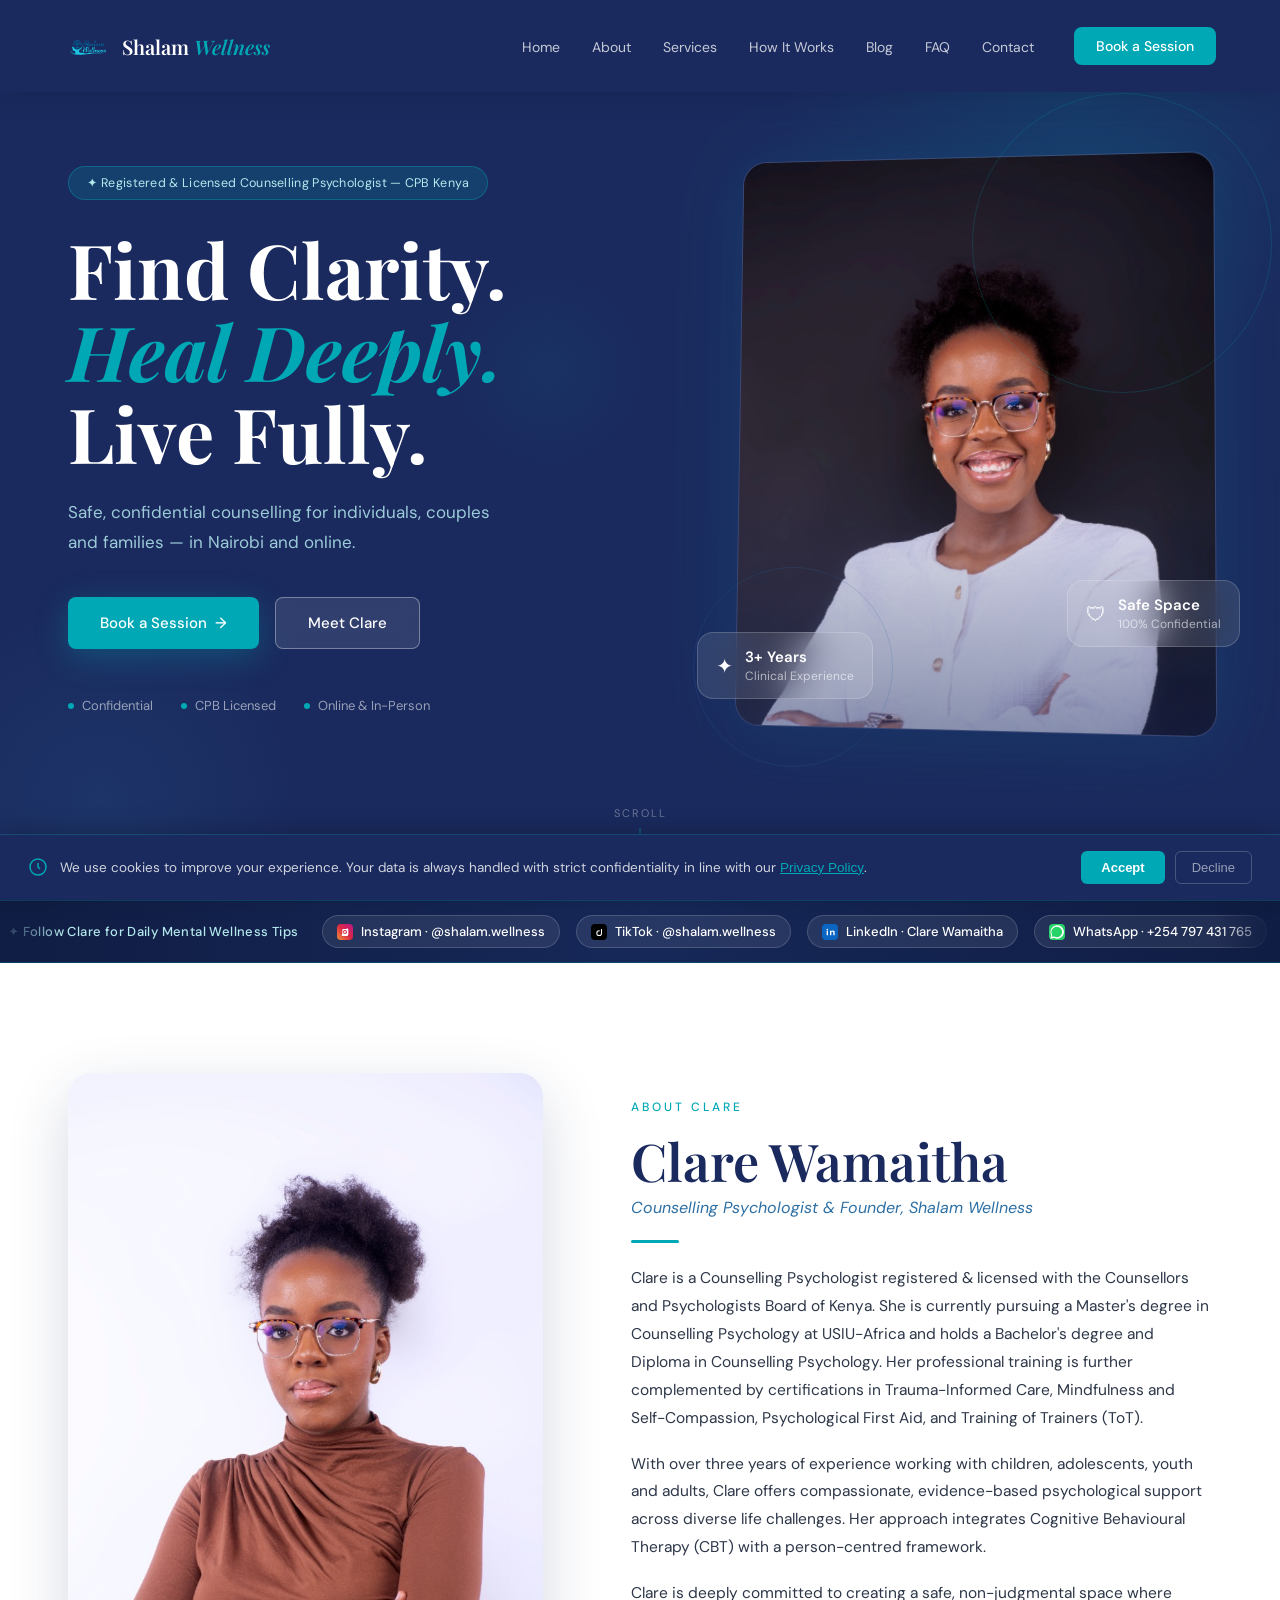
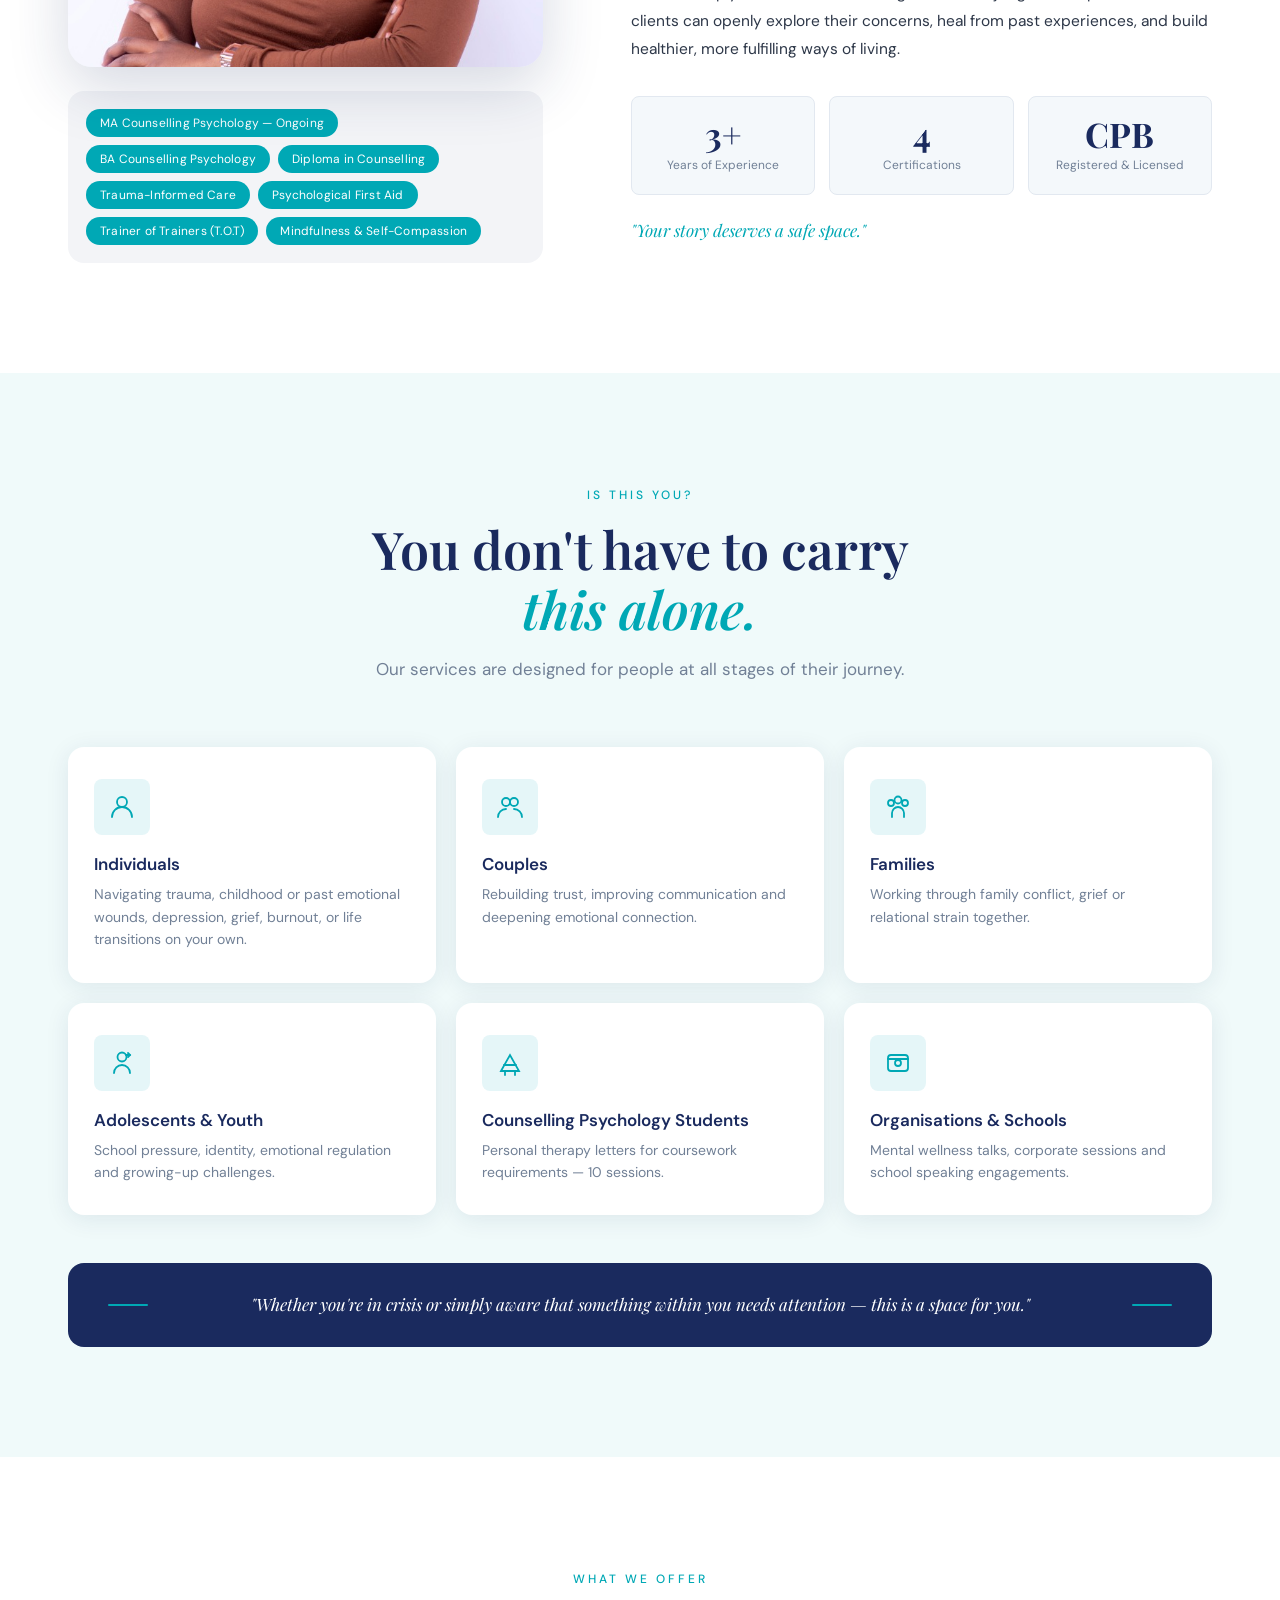
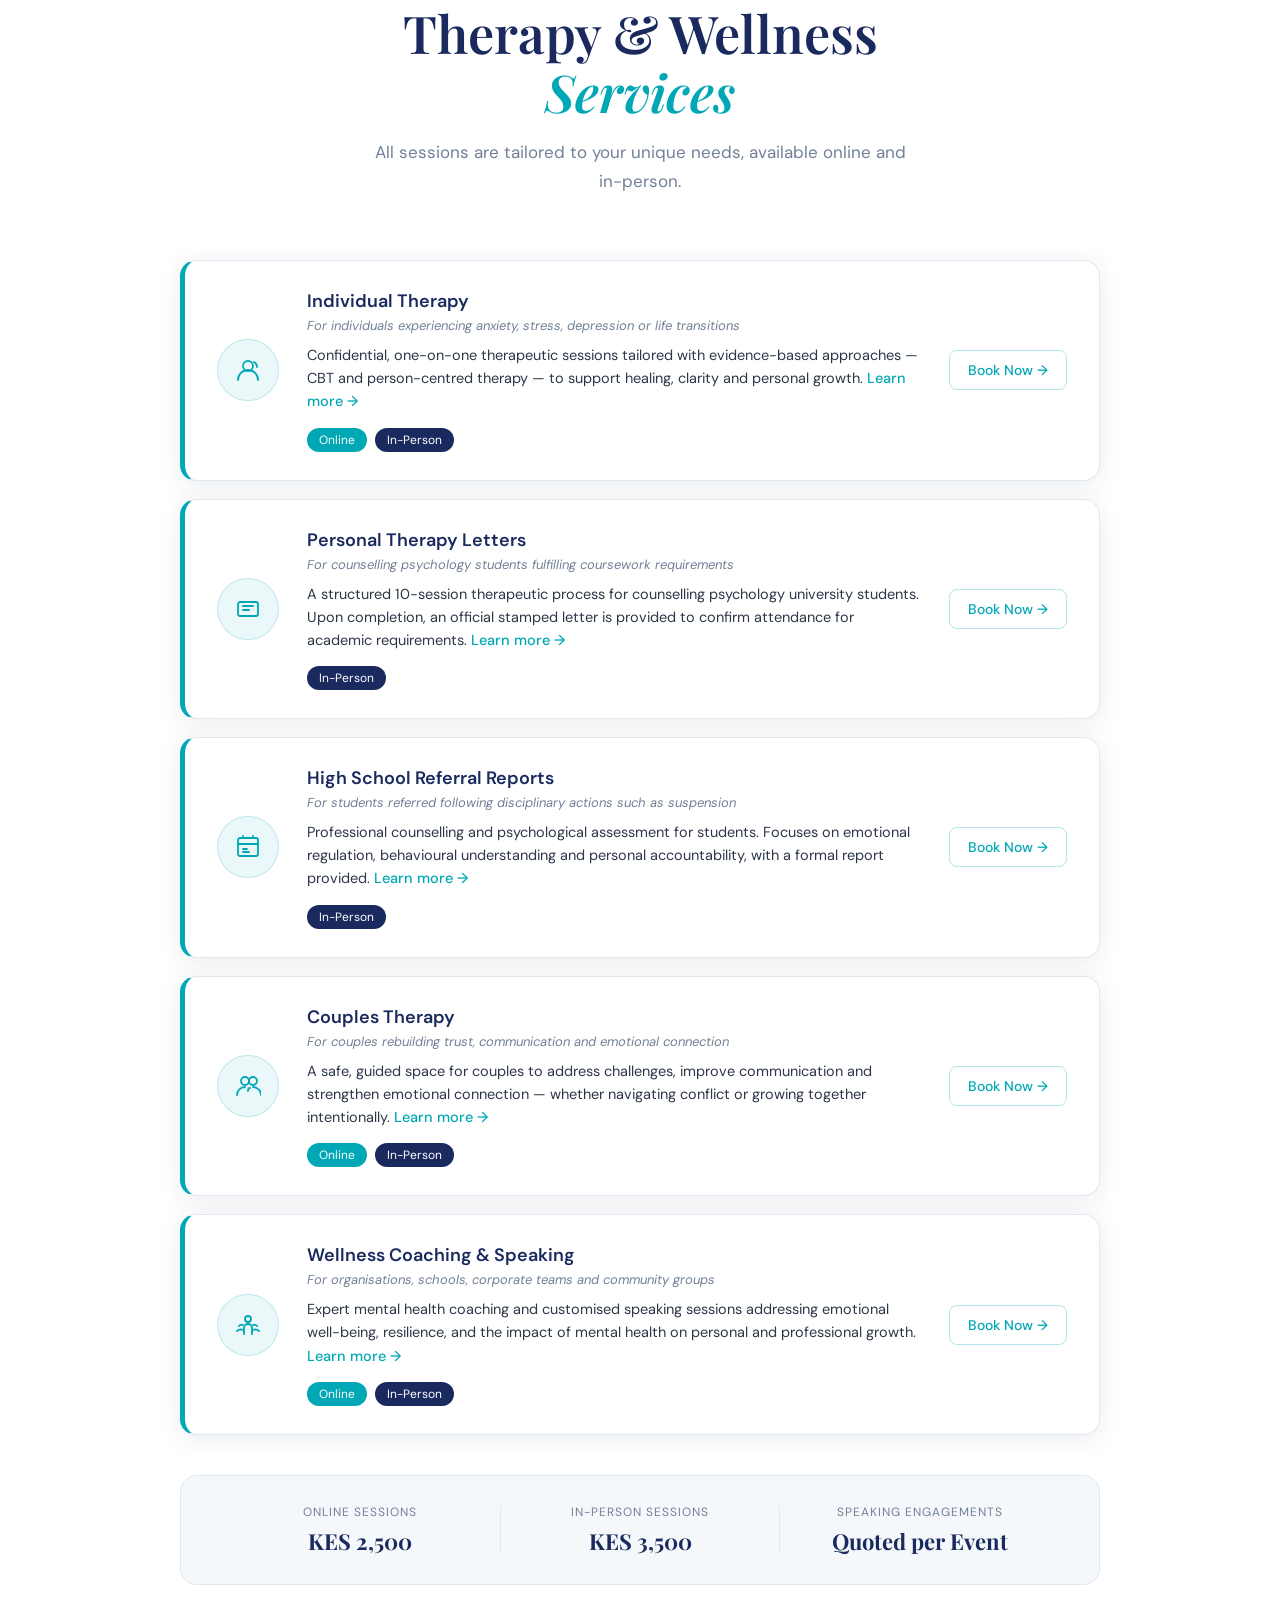
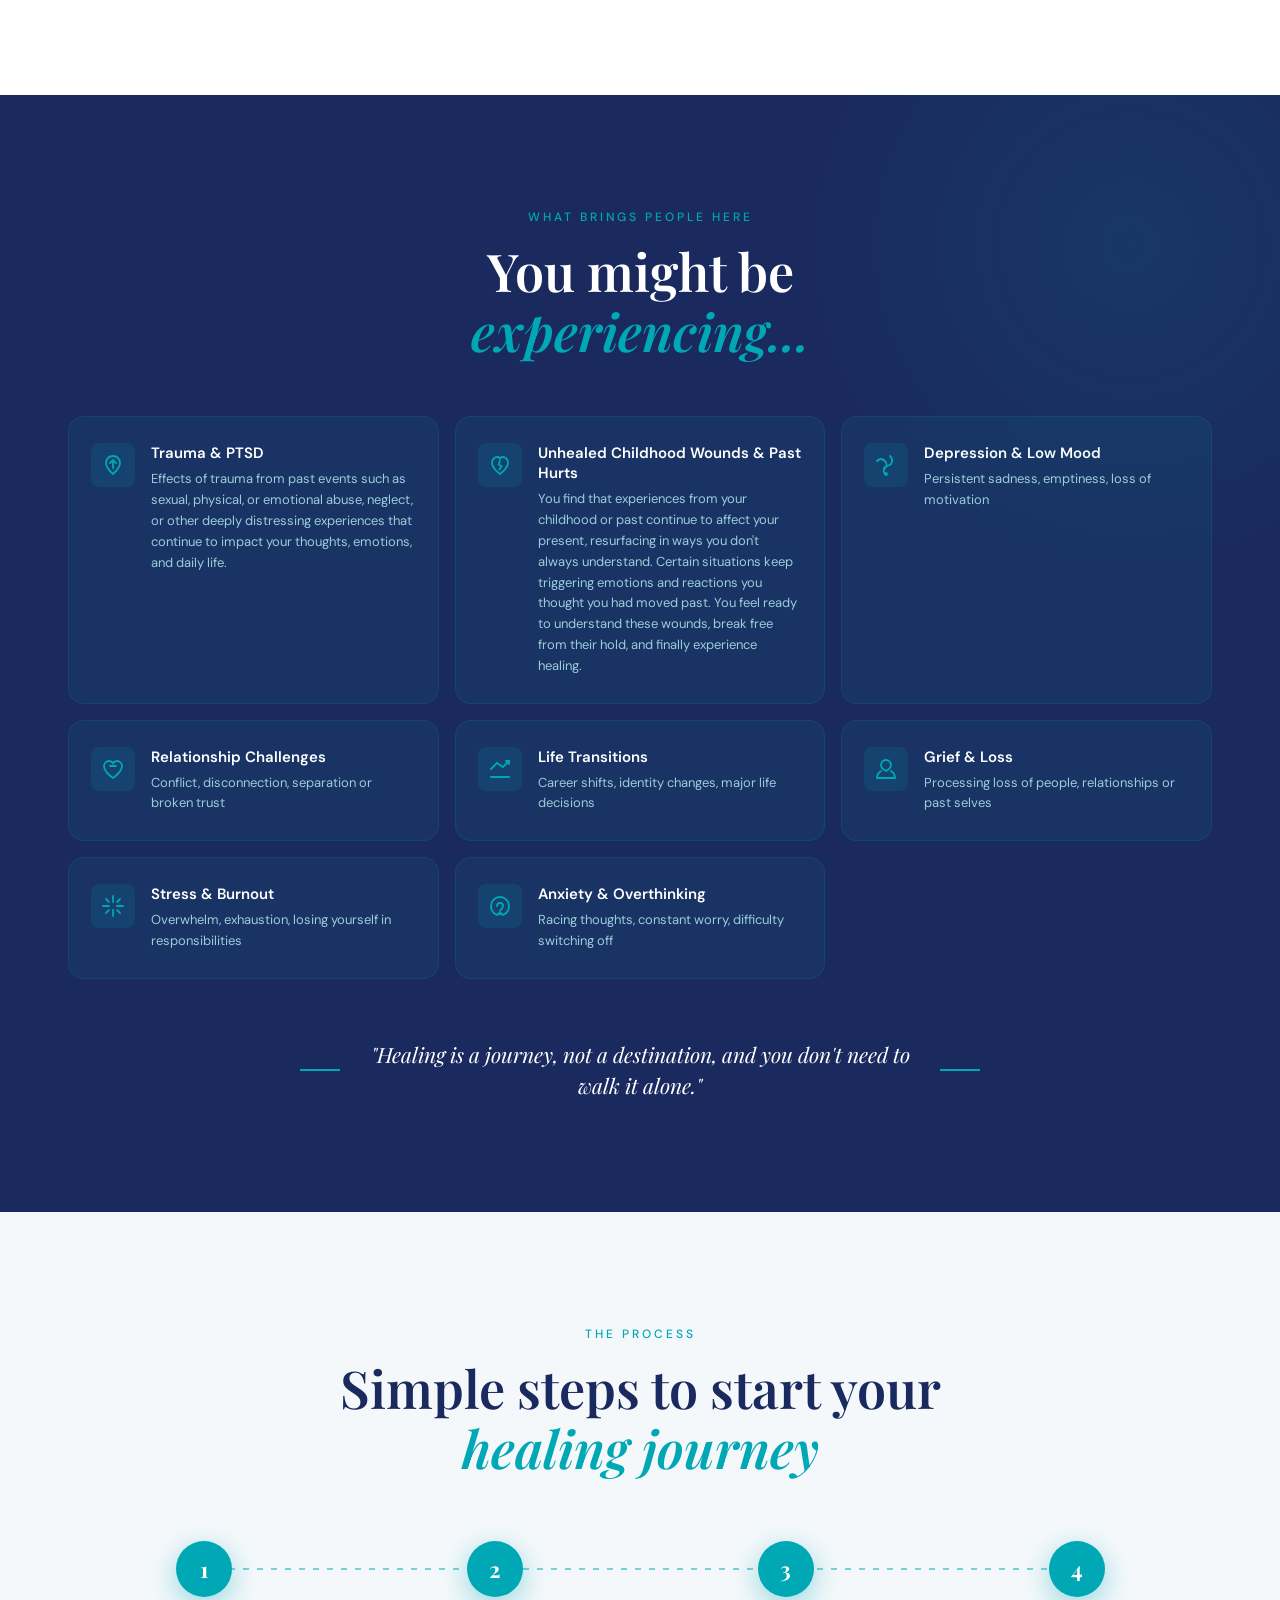
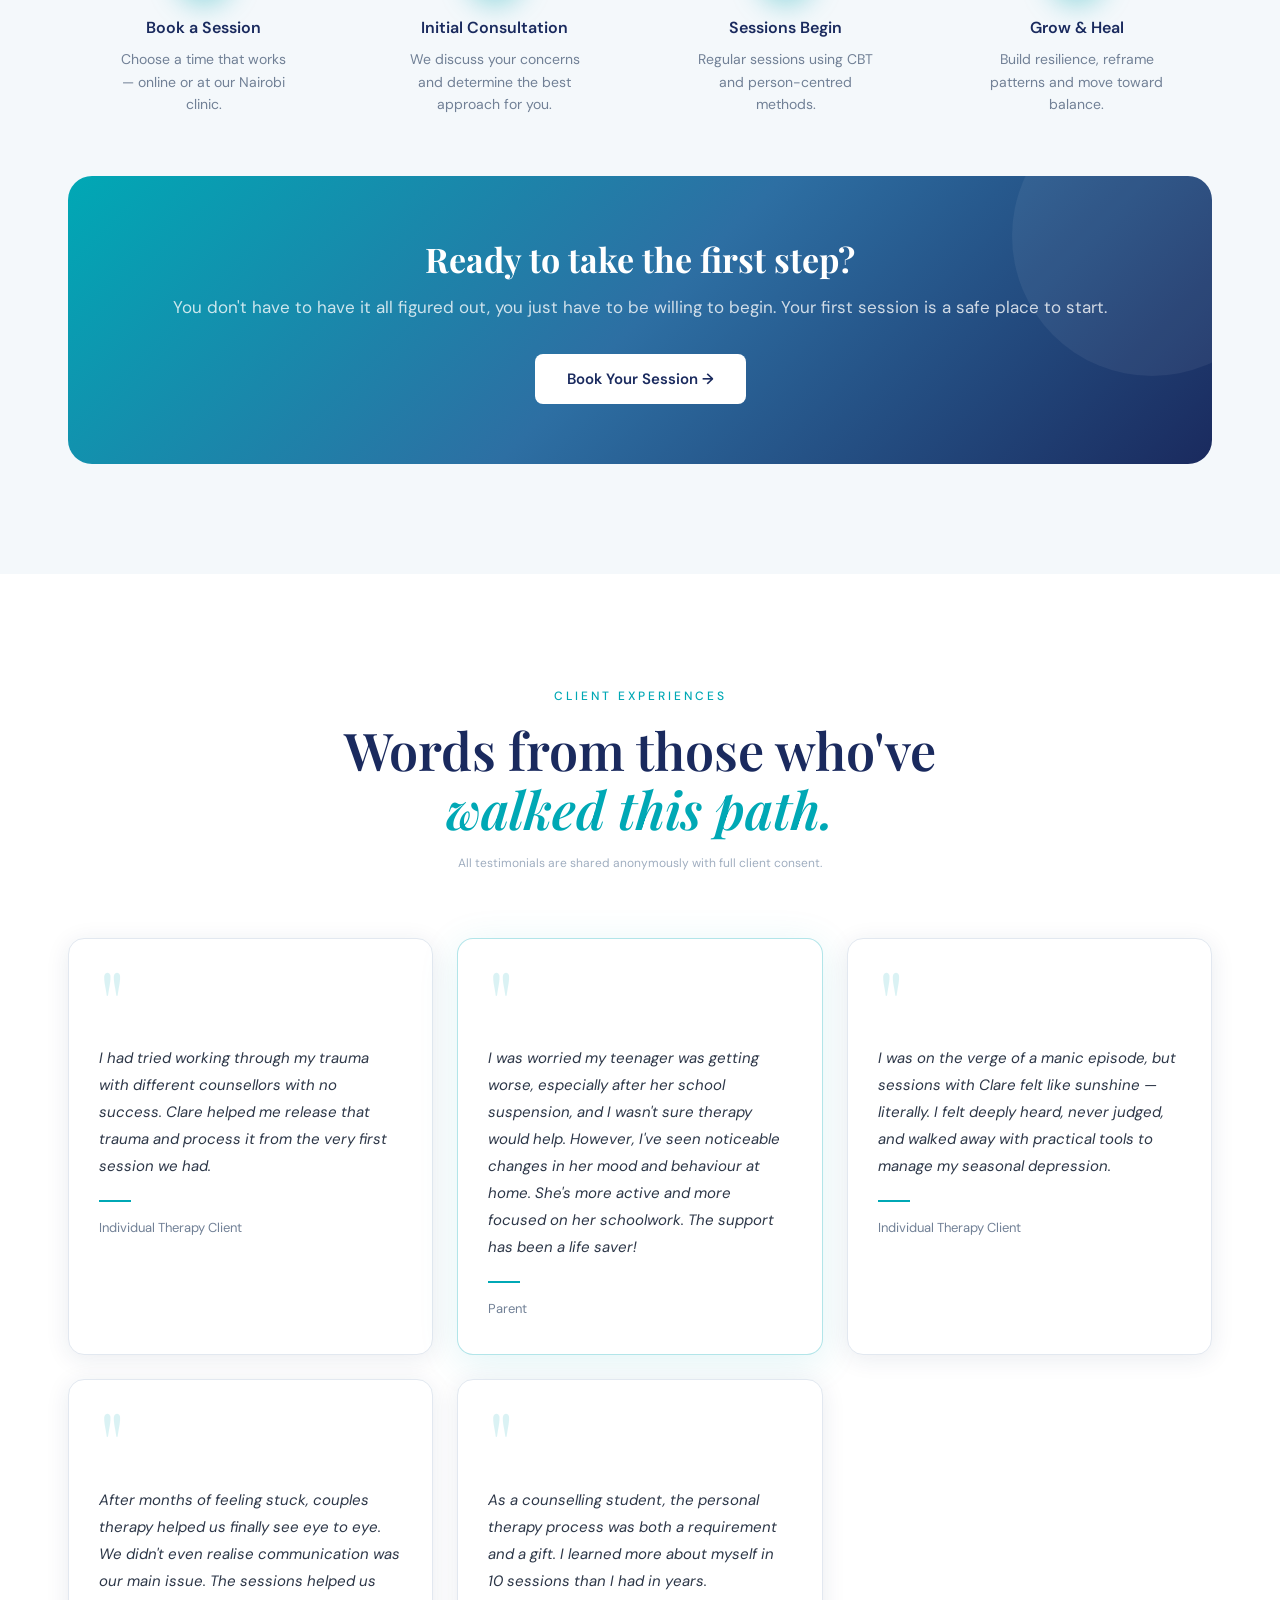
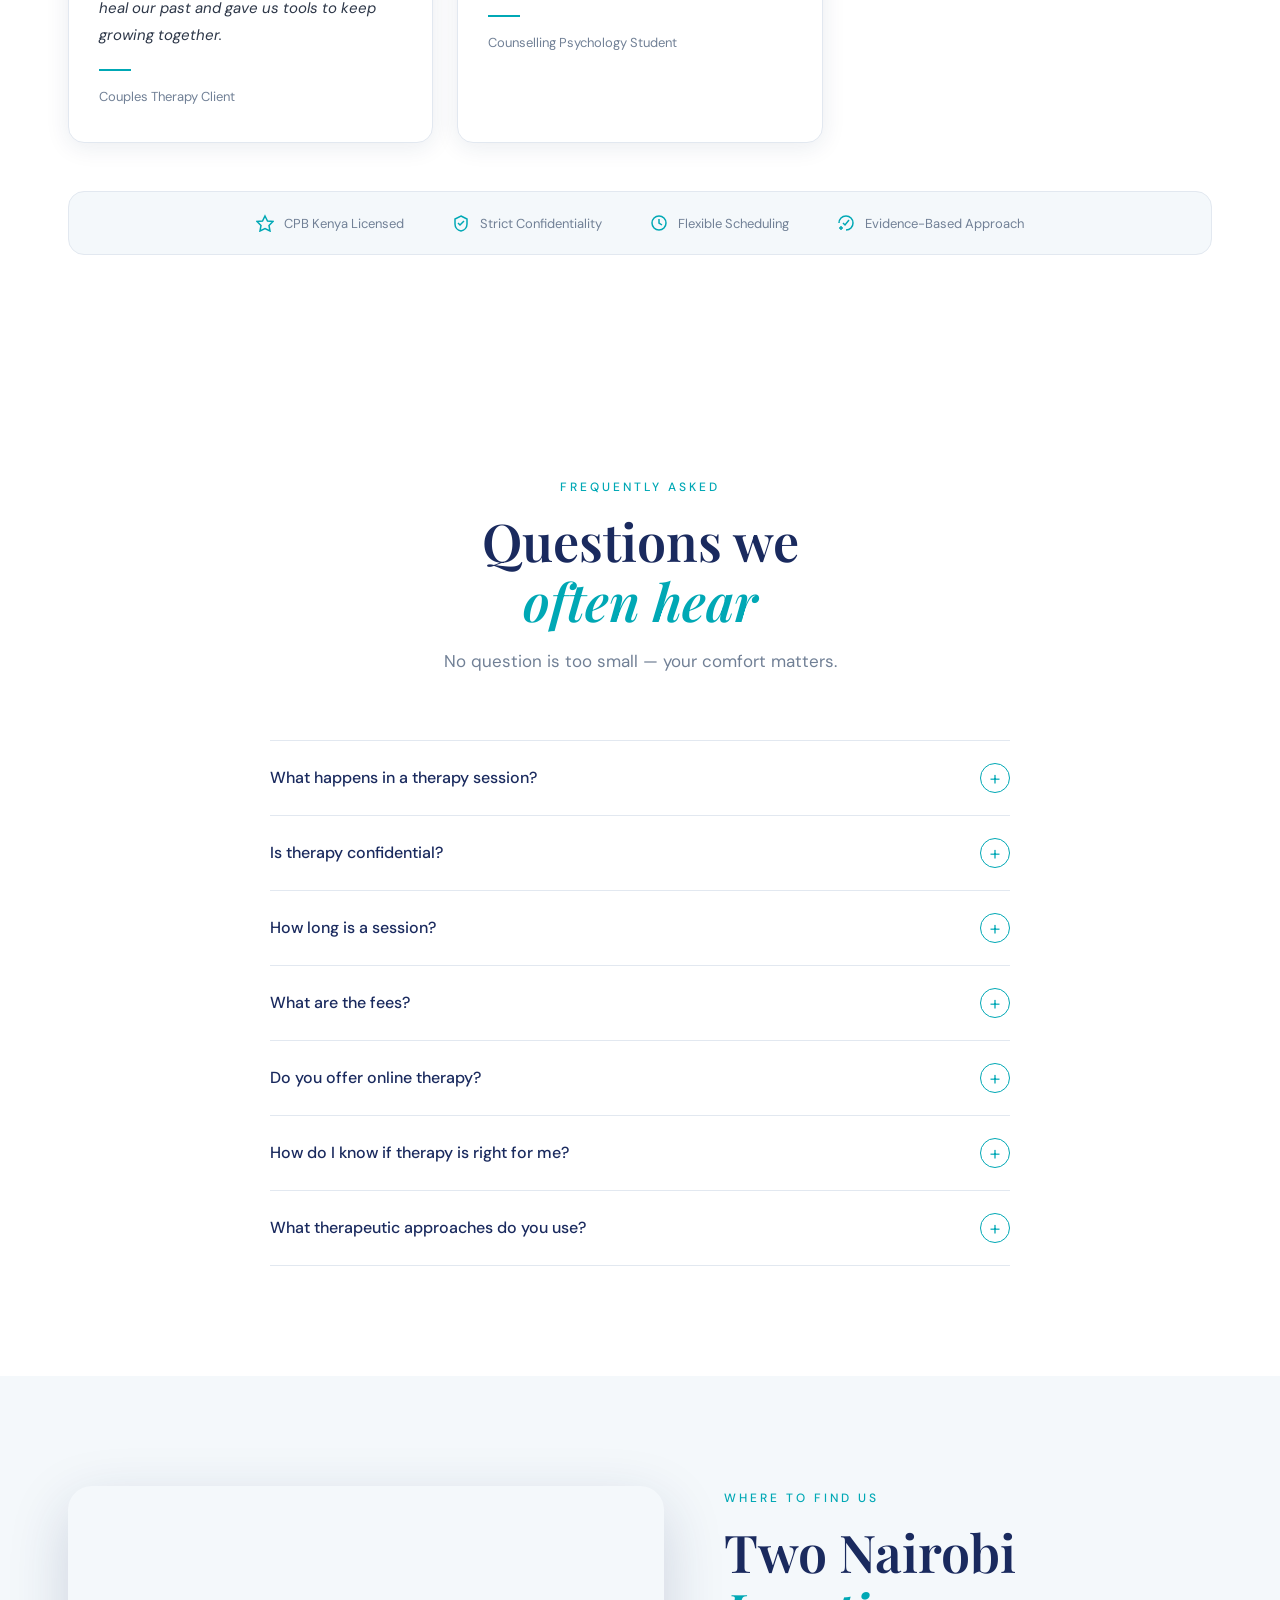
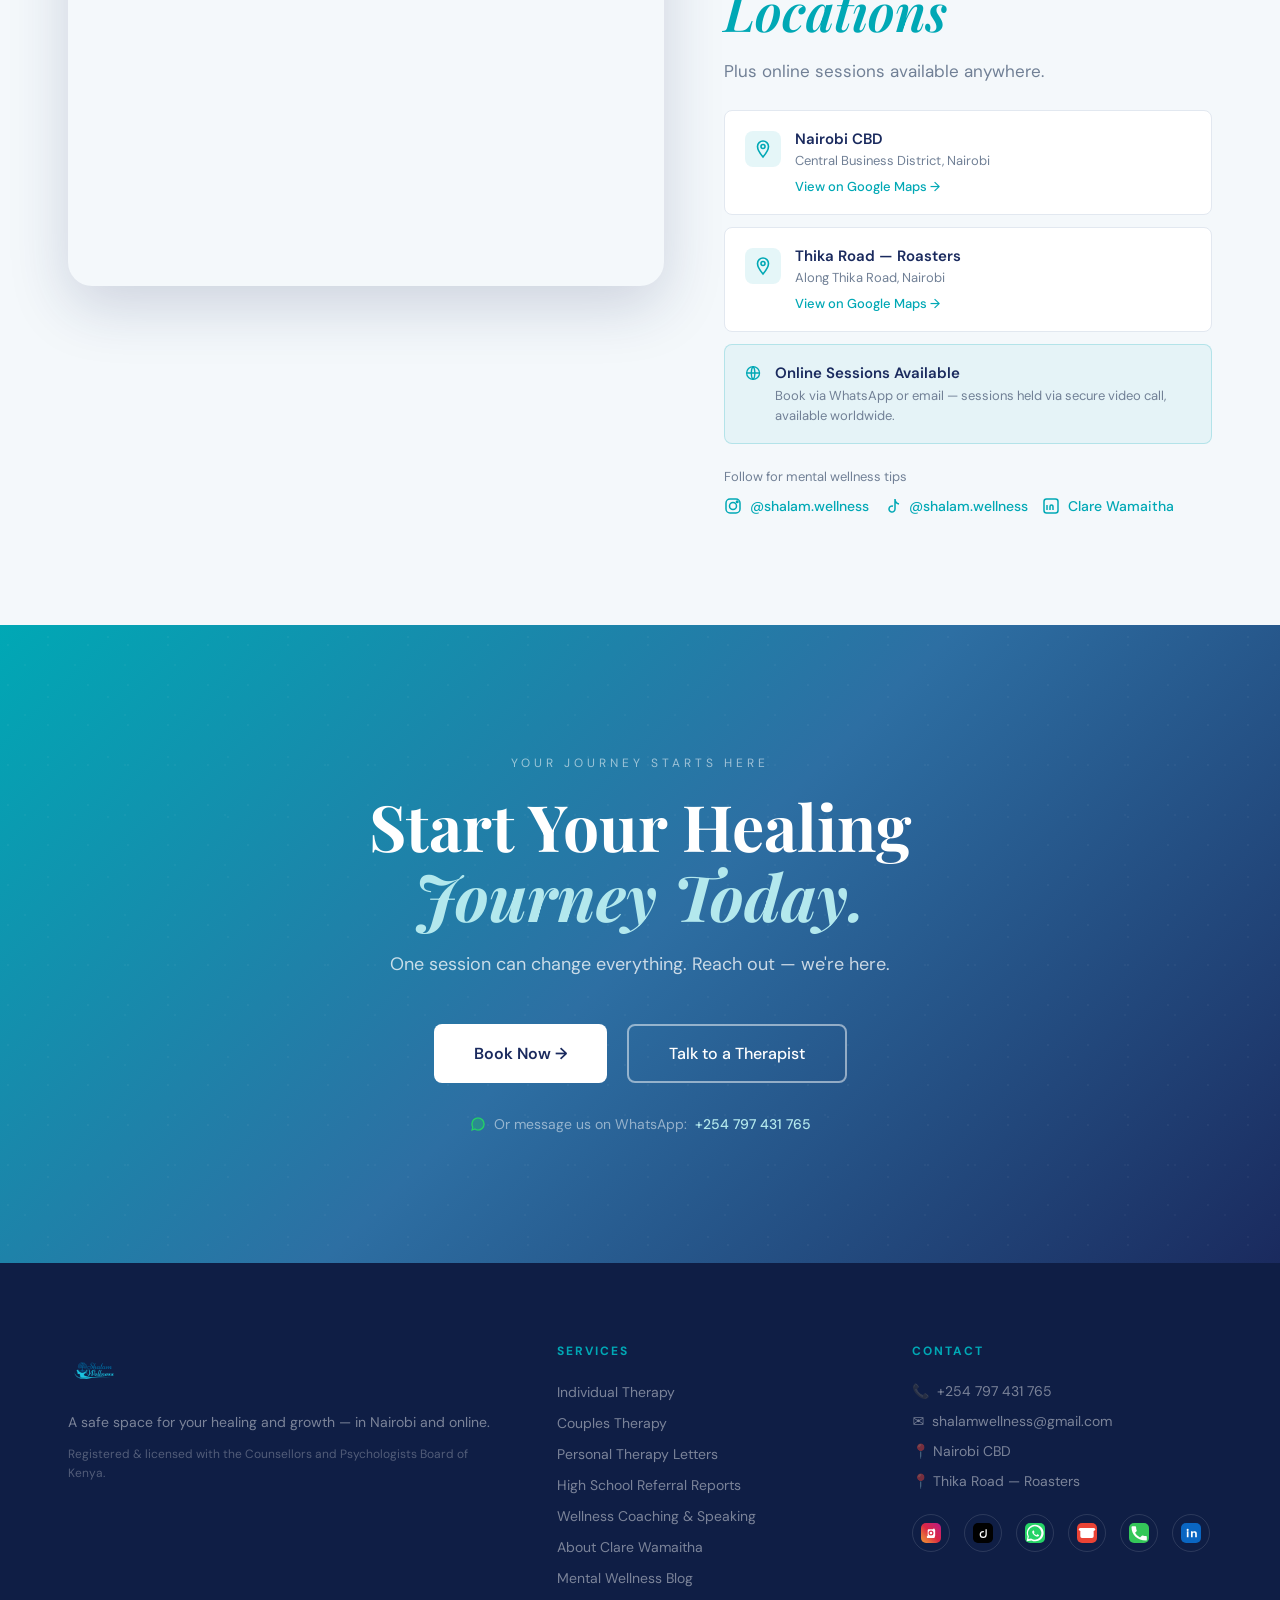
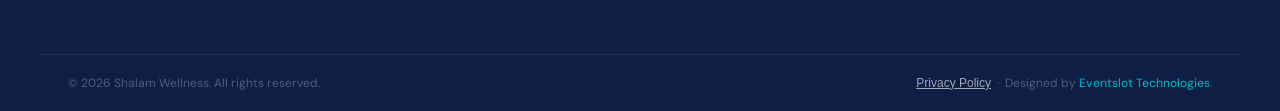
<file: index.html>
<!DOCTYPE html>
<html lang="en">
<head>
  <meta charset="UTF-8" />
  <meta name="viewport" content="width=device-width, initial-scale=1.0"/>
  <meta name="google-site-verification" content="PUyPqzeB1h9bbPaTWbZ01Wag2EZUd3Nw8vR5jSOy1rQ" />
  <title>Shalam Wellness | Counselling &amp; Therapy in Nairobi</title>
  <meta name="description" content="Shalam Wellness offers confidential individual, couples, student &amp; online counselling in Nairobi with Clare Wamaitha, CPB Kenya Registered &amp; Licensed Counselling Psychologist. Online KES 2,500 · In-Person KES 3,500."/>
  <link rel="canonical" href="https://www.shalamwellness.co.ke/"/>
  <meta property="og:type" content="website"/>
  <meta property="og:site_name" content="Shalam Wellness"/>
  <meta property="og:title" content="Shalam Wellness | Counselling &amp; Therapy in Nairobi"/>
  <meta property="og:description" content="Safe, confidential counselling for individuals, couples, adolescents &amp; families in Nairobi (CBD &amp; Thika Road) and online across Kenya with Clare Wamaitha, CPB Kenya Licensed Counselling Psychologist."/>
  <meta property="og:url" content="https://www.shalamwellness.co.ke/"/>
  <meta property="og:image" content="https://www.shalamwellness.co.ke/image/Clare-photo-1.jpeg"/>
  <meta name="twitter:card" content="summary_large_image"/>
  <meta name="twitter:title" content="Shalam Wellness | Counselling &amp; Therapy in Nairobi"/>
  <meta name="twitter:description" content="Confidential individual, couples &amp; online therapy in Nairobi with Clare Wamaitha, CPB Kenya Registered &amp; Licensed Counselling Psychologist."/>
  <meta name="twitter:image" content="https://www.shalamwellness.co.ke/image/Clare-photo-1.jpeg"/>
  <link rel="icon" href="/favicon.ico" sizes="any"/>
  <link rel="icon" type="image/png" href="/image/favicon-48.png" sizes="48x48"/>
  <link rel="apple-touch-icon" href="/image/apple-touch-icon.png"/>
  <link rel="preconnect" href="https://fonts.googleapis.com"/>
  <link rel="preconnect" href="https://fonts.gstatic.com" crossorigin/>
  <link href="https://fonts.googleapis.com/css2?family=Playfair+Display:ital,wght@0,400;0,600;0,700;1,400;1,600&family=DM+Sans:ital,wght@0,300;0,400;0,500;1,300&display=swap" rel="stylesheet"/>
  <link rel="stylesheet" href="style.css"/>
  <script type="application/ld+json">
  {
    "@context": "https://schema.org",
    "@graph": [
      {
        "@type": "WebSite",
        "@id": "https://www.shalamwellness.co.ke/#website",
        "url": "https://www.shalamwellness.co.ke/",
        "name": "Shalam Wellness",
        "description": "Professional counselling psychology and mental wellness support in Nairobi and online.",
        "inLanguage": "en-KE",
        "publisher": { "@id": "https://www.shalamwellness.co.ke/#organization" }
      },
      {
        "@type": "ProfessionalService",
        "@id": "https://www.shalamwellness.co.ke/#organization",
        "name": "Shalam Wellness",
        "url": "https://www.shalamwellness.co.ke/",
        "logo": "https://www.shalamwellness.co.ke/image/logo-web.png",
        "image": "https://www.shalamwellness.co.ke/image/Clare-photo-1.jpeg",
        "description": "Safe, confidential counselling for individuals, couples, adolescents, students, and organisations in Nairobi (Nairobi CBD & Thika Road — Roasters) and online across Kenya.",
        "telephone": "+254797431765",
        "email": "shalamwellness@gmail.com",
        "priceRange": "KES 2,500 - KES 3,500",
        "founder": { "@id": "https://www.shalamwellness.co.ke/#founder" },
        "areaServed": [
          { "@type": "City", "name": "Nairobi" },
          { "@type": "Country", "name": "Kenya" }
        ],
        "address": {
          "@type": "PostalAddress",
          "addressLocality": "Nairobi",
          "addressCountry": "KE"
        },
        "sameAs": [
          "https://www.instagram.com/shalam.wellness",
          "https://www.tiktok.com/@shalam.wellness",
          "https://www.linkedin.com/in/clare-wamaitha-424a48251/"
        ]
      },
      {
        "@type": "Person",
        "@id": "https://www.shalamwellness.co.ke/#founder",
        "name": "Clare Wamaitha",
        "jobTitle": "Registered & Licensed Counselling Psychologist",
        "worksFor": { "@id": "https://www.shalamwellness.co.ke/#organization" },
        "url": "https://www.shalamwellness.co.ke/about.html",
        "image": "https://www.shalamwellness.co.ke/image/Clare-photo-2.jpeg",
        "sameAs": [
          "https://www.linkedin.com/in/clare-wamaitha-424a48251/"
        ]
      }
    ]
  }
  </script>
</head>
<body>

  <!-- NAVBAR -->
  <nav class="navbar" id="navbar">
    <div class="container nav-inner">
      <a href="#home" class="nav-logo">
        <img src="image/logo-web.png" alt="Shalam Wellness logo" class="nav-logo-img" width="40" height="40"/>
        <span class="logo-text">Shalam <em>Wellness</em></span>
      </a>
      <ul class="nav-links" id="navLinks">
        <li><a href="#home">Home</a></li>
        <li><a href="about.html">About</a></li>
        <li><a href="#services">Services</a></li>
        <li><a href="#process">How It Works</a></li>
        <li><a href="blog.html">Blog</a></li>
        <li><a href="#faq">FAQ</a></li>
        <li><a href="#contact">Contact</a></li>
      </ul>
      <a href="book.html" class="btn btn-nav">Book a Session</a>
      <button class="nav-toggle" id="navToggle" aria-label="Toggle menu">
        <span></span><span></span><span></span>
      </button>
    </div>
  </nav>

  <!-- MOBILE NAV OVERLAY -->
  <div class="nav-overlay" id="navOverlay"></div>

  <!-- HERO -->
  <section class="hero" id="home">
    <div class="hero-bg-shapes">
      <div class="shape shape-1"></div>
      <div class="shape shape-2"></div>
      <div class="shape shape-3"></div>
    </div>
    <div class="container hero-inner">
      <div class="hero-content">
        <span class="badge">✦ Registered &amp; Licensed Counselling Psychologist — CPB Kenya</span>
        <h1 class="hero-title">
          Find Clarity.<br/>
          <em>Heal Deeply.</em><br/>
          Live Fully.
        </h1>
        <p class="hero-sub">Safe, confidential counselling for individuals, couples and families — in Nairobi and online.</p>
        <div class="hero-ctas">
          <a href="book.html" class="btn btn-primary">Book a Session <span class="btn-arrow">→</span></a>
          <a href="#about" class="btn btn-ghost">Meet Clare</a>
        </div>
        <div class="hero-trust">
          <div class="trust-item">
            <span class="trust-dot"></span>
            <span>Confidential</span>
          </div>
          <div class="trust-item">
            <span class="trust-dot"></span>
            <span>CPB Licensed</span>
          </div>
          <div class="trust-item">
            <span class="trust-dot"></span>
            <span>Online & In-Person</span>
          </div>
        </div>
      </div>
      <div class="hero-visual">
        <div class="hero-img-scene">
          <div class="hero-img-card">
            <img src="image/Clare-photo-1.jpeg" alt="Clare Wamaitha, Registered and Licensed Counselling Psychologist in Nairobi" class="hero-photo" width="480" height="584" fetchpriority="high"/>
            <div class="hero-img-overlay"></div>
          </div>
          <div class="float-card float-card-1">
            <div class="float-icon">✦</div>
            <div>
              <strong>3+ Years</strong>
              <span>Clinical Experience</span>
            </div>
          </div>
          <div class="float-card float-card-2">
            <div class="float-icon">🛡</div>
            <div>
              <strong>Safe Space</strong>
              <span>100% Confidential</span>
            </div>
          </div>
          <div class="hero-ring hero-ring-1"></div>
          <div class="hero-ring hero-ring-2"></div>
        </div>
      </div>
    </div>
    <div class="hero-scroll-hint">
      <span>Scroll</span>
      <div class="scroll-line"></div>
    </div>
  </section>

  <!-- SOCIAL CONNECT MARQUEE RIBBON -->
  <div class="social-marquee" aria-label="Connect with Shalam Wellness on social media">
    <div class="social-marquee-track">
      <div class="social-marquee-group">
        <span class="sm-label">✦ Follow Clare for Daily Mental Wellness Tips</span>
        <a href="https://www.instagram.com/shalam.wellness?igsh=MWlkNHFvaXc0YXlzeQ==" target="_blank" rel="noopener noreferrer" class="sm-pill sm-ig">
          <svg width="16" height="16" viewBox="0 0 24 24" fill="none"><rect width="24" height="24" rx="6" fill="url(#sm-ig-grad)"/><defs><linearGradient id="sm-ig-grad" x1="0" y1="24" x2="24" y2="0" gradientUnits="userSpaceOnUse"><stop offset="0%" stop-color="#f09433"/><stop offset="50%" stop-color="#dc2743"/><stop offset="100%" stop-color="#bc1888"/></linearGradient></defs><path d="M16.5 7.5a1 1 0 1 1-2 0 1 1 0 0 1 2 0Zm-4.5 1.5a3 3 0 1 0 0 6 3 3 0 0 0 0-6Zm0 1.5a1.5 1.5 0 1 1 0 3 1.5 1.5 0 0 1 0-3Zm4.5 6.25c0 .69-.56 1.25-1.25 1.25h-6.5A1.25 1.25 0 0 1 8 15.25v-6.5C8 8.06 8.56 7.5 9.25 7.5h6.5c.69 0 1.25.56 1.25 1.25v6.5Z" fill="white"/></svg>
          Instagram · @shalam.wellness
        </a>
        <a href="https://www.tiktok.com/@shalam.wellness?_r=1&_t=ZS-956KZ5QjOx5" target="_blank" rel="noopener noreferrer" class="sm-pill sm-tt">
          <svg width="16" height="16" viewBox="0 0 24 24" fill="none"><rect width="24" height="24" rx="6" fill="#010101"/><path d="M16.5 7.5v6.25a4.25 4.25 0 1 1-4.25-4.25h.75v1.5h-.75a2.75 2.75 0 1 0 2.75 2.75V7.5h1.5Z" fill="white"/></svg>
          TikTok · @shalam.wellness
        </a>
        <a href="https://www.linkedin.com/in/clare-wamaitha-424a48251/" target="_blank" rel="noopener noreferrer" class="sm-pill sm-li">
          <svg width="16" height="16" viewBox="0 0 24 24" fill="none"><rect width="24" height="24" rx="6" fill="#0A66C2"/><path d="M7 10h2v7H7v-7Zm1-3a1.25 1.25 0 1 1 0 2.5A1.25 1.25 0 0 1 8 7Zm4 3h2v1c.4-.7 1.2-1.2 2.5-1.2C18.5 9.8 19 11.2 19 13v4h-2v-3.5c0-1-.2-2-1.5-2s-1.5 1-1.5 2V17h-2v-7Z" fill="white"/></svg>
          LinkedIn · Clare Wamaitha
        </a>
        <a href="https://wa.me/254797431765?text=Hello%20Shalam%20Wellness%2C%20I%20would%20love%20to%20book%20a%20session%20with%20you" target="_blank" rel="noopener noreferrer" class="sm-pill sm-wa">
          <svg width="16" height="16" viewBox="0 0 24 24" fill="none"><rect width="24" height="24" rx="6" fill="#25D366"/><path d="M12 2a10 10 0 0 0-8.94 14.14L2 22l5.86-1.06A10 10 0 1 0 12 2Zm0 18a8 8 0 0 1-4.24-1.22l-.3-.18-3.47.63.66-3.38-.2-.32A8 8 0 1 1 12 20Z" fill="white"/></svg>
          WhatsApp · +254 797 431 765
        </a>
      </div>
      <!-- Duplicate group for seamless infinite loop -->
      <div class="social-marquee-group" aria-hidden="true">
        <span class="sm-label">✦ Follow Clare for Daily Mental Wellness Tips</span>
        <a href="https://www.instagram.com/shalam.wellness?igsh=MWlkNHFvaXc0YXlzeQ==" target="_blank" rel="noopener noreferrer" tabindex="-1" class="sm-pill sm-ig">
          <svg width="16" height="16" viewBox="0 0 24 24" fill="none"><rect width="24" height="24" rx="6" fill="#dc2743"/><path d="M16.5 7.5a1 1 0 1 1-2 0 1 1 0 0 1 2 0Zm-4.5 1.5a3 3 0 1 0 0 6 3 3 0 0 0 0-6Zm0 1.5a1.5 1.5 0 1 1 0 3 1.5 1.5 0 0 1 0-3Zm4.5 6.25c0 .69-.56 1.25-1.25 1.25h-6.5A1.25 1.25 0 0 1 8 15.25v-6.5C8 8.06 8.56 7.5 9.25 7.5h6.5c.69 0 1.25.56 1.25 1.25v6.5Z" fill="white"/></svg>
          Instagram · @shalam.wellness
        </a>
        <a href="https://www.tiktok.com/@shalam.wellness?_r=1&_t=ZS-956KZ5QjOx5" target="_blank" rel="noopener noreferrer" tabindex="-1" class="sm-pill sm-tt">
          <svg width="16" height="16" viewBox="0 0 24 24" fill="none"><rect width="24" height="24" rx="6" fill="#010101"/><path d="M16.5 7.5v6.25a4.25 4.25 0 1 1-4.25-4.25h.75v1.5h-.75a2.75 2.75 0 1 0 2.75 2.75V7.5h1.5Z" fill="white"/></svg>
          TikTok · @shalam.wellness
        </a>
        <a href="https://www.linkedin.com/in/clare-wamaitha-424a48251/" target="_blank" rel="noopener noreferrer" tabindex="-1" class="sm-pill sm-li">
          <svg width="16" height="16" viewBox="0 0 24 24" fill="none"><rect width="24" height="24" rx="6" fill="#0A66C2"/><path d="M7 10h2v7H7v-7Zm1-3a1.25 1.25 0 1 1 0 2.5A1.25 1.25 0 0 1 8 7Zm4 3h2v1c.4-.7 1.2-1.2 2.5-1.2C18.5 9.8 19 11.2 19 13v4h-2v-3.5c0-1-.2-2-1.5-2s-1.5 1-1.5 2V17h-2v-7Z" fill="white"/></svg>
          LinkedIn · Clare Wamaitha
        </a>
        <a href="https://wa.me/254797431765?text=Hello%20Shalam%20Wellness%2C%20I%20would%20love%20to%20book%20a%20session%20with%20you" target="_blank" rel="noopener noreferrer" tabindex="-1" class="sm-pill sm-wa">
          <svg width="16" height="16" viewBox="0 0 24 24" fill="none"><rect width="24" height="24" rx="6" fill="#25D366"/><path d="M12 2a10 10 0 0 0-8.94 14.14L2 22l5.86-1.06A10 10 0 1 0 12 2Zm0 18a8 8 0 0 1-4.24-1.22l-.3-.18-3.47.63.66-3.38-.2-.32A8 8 0 1 1 12 20Z" fill="white"/></svg>
          WhatsApp · +254 797 431 765
        </a>
      </div>
    </div>
  </div>

  <!-- ABOUT -->
  <section class="about" id="about">
    <div class="container about-inner">
      <div class="about-visual">
        <div class="about-img-wrap">
          <div class="about-img-frame">
            <img src="image/Clare-photo-2.jpeg" alt="Clare Wamaitha, Founder of Shalam Wellness in Nairobi" width="475" height="594" loading="lazy"/>
          </div>
          <div class="about-img-deco"></div>
        </div>
        <div class="cred-card">
          <span class="badge-pill">MA Counselling Psychology — Ongoing</span>
          <span class="badge-pill">BA Counselling Psychology</span>
          <span class="badge-pill">Diploma in Counselling</span>
          <span class="badge-pill">Trauma-Informed Care</span>
          <span class="badge-pill">Psychological First Aid</span>
          <span class="badge-pill">Trainer of Trainers (T.O.T)</span>
          <span class="badge-pill">Mindfulness & Self-Compassion</span>
        </div>
      </div>
      <div class="about-content">
        <span class="section-label">About Clare</span>
        <h2 class="section-title">Clare Wamaitha</h2>
        <p class="about-subtitle">Counselling Psychologist & Founder, Shalam Wellness</p>
        <div class="teal-rule"></div>
        <p class="about-body">Clare is a Counselling Psychologist registered &amp; licensed with the Counsellors and Psychologists Board of Kenya. She is currently pursuing a Master's degree in Counselling Psychology at USIU-Africa and holds a Bachelor's degree and Diploma in Counselling Psychology. Her professional training is further complemented by certifications in Trauma-Informed Care, Mindfulness and Self-Compassion, Psychological First Aid, and Training of Trainers (ToT).</p>
        <p class="about-body">With over three years of experience working with children, adolescents, youth and adults, Clare offers compassionate, evidence-based psychological support across diverse life challenges. Her approach integrates Cognitive Behavioural Therapy (CBT) with a person-centred framework.</p>
        <p class="about-body">Clare is deeply committed to creating a safe, non-judgmental space where clients can openly explore their concerns, heal from past experiences, and build healthier, more fulfilling ways of living.</p>
        <div class="stats-row">
          <div class="stat-card">
            <span class="stat-num">3+</span>
            <span class="stat-label">Years of Experience</span>
          </div>
          <div class="stat-card">
            <span class="stat-num">4</span>
            <span class="stat-label">Certifications</span>
          </div>
          <div class="stat-card">
            <span class="stat-num">CPB</span>
            <span class="stat-label">Registered &amp; Licensed</span>
          </div>
        </div>
        <p class="closing-quote">"Your story deserves a safe space."</p>
      </div>
    </div>
  </section>

  <!-- WHO IT'S FOR -->
  <section class="who" id="who">
    <div class="container">
      <div class="section-header">
        <span class="section-label">Is This You?</span>
        <h2 class="section-title">You don't have to carry<br/><em>this alone.</em></h2>
        <p class="section-sub">Our services are designed for people at all stages of their journey.</p>
      </div>
      <div class="who-grid">
        <div class="who-card">
          <div class="who-icon">
            <svg width="28" height="28" viewBox="0 0 28 28" fill="none" stroke="#00a8b5" stroke-width="1.8" stroke-linecap="round">
              <circle cx="14" cy="9" r="5"/><path d="M4 24c0-5.5 4.5-10 10-10s10 4.5 10 10"/>
            </svg>
          </div>
          <h3>Individuals</h3>
          <p>Navigating trauma, childhood or past emotional wounds, depression, grief, burnout, or life transitions on your own.</p>
        </div>
        <div class="who-card">
          <div class="who-icon">
            <svg width="28" height="28" viewBox="0 0 28 28" fill="none" stroke="#00a8b5" stroke-width="1.8" stroke-linecap="round">
              <circle cx="10" cy="9" r="4"/><circle cx="18" cy="9" r="4"/>
              <path d="M2 24c0-4.4 3.6-8 8-8"/><path d="M18 16c4.4 0 8 3.6 8 8"/>
            </svg>
          </div>
          <h3>Couples</h3>
          <p>Rebuilding trust, improving communication and deepening emotional connection.</p>
        </div>
        <div class="who-card">
          <div class="who-icon">
            <svg width="28" height="28" viewBox="0 0 28 28" fill="none" stroke="#00a8b5" stroke-width="1.8" stroke-linecap="round">
              <circle cx="14" cy="7" r="3.5"/><circle cx="7" cy="10" r="3"/><circle cx="21" cy="10" r="3"/>
              <path d="M8 24v-4c0-3.3 2.7-6 6-6s6 2.7 6 6v4"/>
            </svg>
          </div>
          <h3>Families</h3>
          <p>Working through family conflict, grief or relational strain together.</p>
        </div>
        <div class="who-card">
          <div class="who-icon">
            <svg width="28" height="28" viewBox="0 0 28 28" fill="none" stroke="#00a8b5" stroke-width="1.8" stroke-linecap="round">
              <circle cx="14" cy="8" r="4.5"/><path d="M6 24c0-4.4 3.6-8 8-8s8 3.6 8 8"/>
              <path d="M20 4l2 2-2 2" /><path d="M22 6h-4"/>
            </svg>
          </div>
          <h3>Adolescents & Youth</h3>
          <p>School pressure, identity, emotional regulation and growing-up challenges.</p>
        </div>
        <div class="who-card">
          <div class="who-icon">
            <svg width="28" height="28" viewBox="0 0 28 28" fill="none" stroke="#00a8b5" stroke-width="1.8" stroke-linecap="round">
              <path d="M5 22 L14 6 L23 22 Z"/><path d="M9 22 V26 M19 22 V26"/>
              <path d="M8 16 h12"/>
            </svg>
          </div>
          <h3>Counselling Psychology Students</h3>
          <p>Personal therapy letters for coursework requirements — 10 sessions.</p>
        </div>
        <div class="who-card">
          <div class="who-icon">
            <svg width="28" height="28" viewBox="0 0 28 28" fill="none" stroke="#00a8b5" stroke-width="1.8" stroke-linecap="round">
              <rect x="4" y="6" width="20" height="16" rx="3"/>
              <circle cx="14" cy="14" r="3"/>
              <path d="M4 10 h20"/>
            </svg>
          </div>
          <h3>Organisations & Schools</h3>
          <p>Mental wellness talks, corporate sessions and school speaking engagements.</p>
        </div>
      </div>
      <div class="who-callout">
        <div class="callout-line"></div>
        <p>"Whether you're in crisis or simply aware that something within you needs attention — this is a space for you."</p>
        <div class="callout-line"></div>
      </div>
    </div>
  </section>

  <!-- SERVICES -->
  <section class="services" id="services">
    <div class="container">
      <div class="section-header">
        <span class="section-label">What We Offer</span>
        <h2 class="section-title">Therapy & Wellness<br/><em>Services</em></h2>
        <p class="section-sub">All sessions are tailored to your unique needs, available online and in-person.</p>
      </div>
      <div class="services-list">
        <div class="service-card">
          <div class="service-icon-wrap">
            <svg width="26" height="26" viewBox="0 0 26 26" fill="none" stroke="#00a8b5" stroke-width="1.8" stroke-linecap="round">
              <circle cx="13" cy="9" r="5"/><path d="M3 23c0-5.5 4.5-10 10-10s10 4.5 10 10"/>
              <path d="M19 5 c2 1 3 3 3 5"/>
            </svg>
          </div>
          <div class="service-body">
            <h3><a href="individual-therapy.html">Individual Therapy</a></h3>
            <p class="service-who">For individuals experiencing anxiety, stress, depression or life transitions</p>
            <p class="service-desc">Confidential, one-on-one therapeutic sessions tailored with evidence-based approaches — CBT and person-centred therapy — to support healing, clarity and personal growth. <a href="individual-therapy.html" style="color:var(--teal);font-weight:500;">Learn more →</a></p>
            <div class="format-tags">
              <span class="tag-online">Online</span>
              <span class="tag-inperson">In-Person</span>
            </div>
          </div>
          <a href="book.html?service=Individual%20Therapy" class="service-link">Book Now →</a>
        </div>
        <div class="service-card">
          <div class="service-icon-wrap">
            <svg width="26" height="26" viewBox="0 0 26 26" fill="none" stroke="#00a8b5" stroke-width="1.8" stroke-linecap="round">
              <path d="M5 6 h16 a2 2 0 0 1 2 2 v10 a2 2 0 0 1 -2 2 h-16 a2 2 0 0 1 -2 -2 v-10 a2 2 0 0 1 2 -2 z"/>
              <path d="M8 10 h10 M8 14 h6"/>
            </svg>
          </div>
          <div class="service-body">
            <h3><a href="student-counselling.html">Personal Therapy Letters</a></h3>
            <p class="service-who">For counselling psychology students fulfilling coursework requirements</p>
            <p class="service-desc">A structured 10-session therapeutic process for counselling psychology university students. Upon completion, an official stamped letter is provided to confirm attendance for academic requirements. <a href="student-counselling.html" style="color:var(--teal);font-weight:500;">Learn more →</a></p>
            <div class="format-tags">
              <span class="tag-inperson">In-Person</span>
            </div>
          </div>
          <a href="book.html?service=Personal%20Therapy%20Letter" class="service-link">Book Now →</a>
        </div>
        <div class="service-card">
          <div class="service-icon-wrap">
            <svg width="26" height="26" viewBox="0 0 26 26" fill="none" stroke="#00a8b5" stroke-width="1.8" stroke-linecap="round">
              <rect x="3" y="4" width="20" height="18" rx="2"/>
              <path d="M8 4 V2 M18 4 V2 M3 10 h20"/>
              <path d="M8 15 h4 M8 18 h6"/>
            </svg>
          </div>
          <div class="service-body">
            <h3><a href="student-counselling.html">High School Referral Reports</a></h3>
            <p class="service-who">For students referred following disciplinary actions such as suspension</p>
            <p class="service-desc">Professional counselling and psychological assessment for students. Focuses on emotional regulation, behavioural understanding and personal accountability, with a formal report provided. <a href="student-counselling.html" style="color:var(--teal);font-weight:500;">Learn more →</a></p>
            <div class="format-tags">
              <span class="tag-inperson">In-Person</span>
            </div>
          </div>
          <a href="book.html?service=High%20School%20Referral%20Report" class="service-link">Book Now →</a>
        </div>
        <div class="service-card">
          <div class="service-icon-wrap">
            <svg width="26" height="26" viewBox="0 0 26 26" fill="none" stroke="#00a8b5" stroke-width="1.8" stroke-linecap="round">
              <circle cx="10" cy="8" r="4"/><circle cx="18" cy="8" r="4"/>
              <path d="M2 22c0-4.4 3.6-8 8-8"/><path d="M18 14c4.4 0 8 3.6 8 8"/>
              <path d="M13 18 c0-2 1-3 2-3"/>
            </svg>
          </div>
          <div class="service-body">
            <h3><a href="couples-therapy.html">Couples Therapy</a></h3>
            <p class="service-who">For couples rebuilding trust, communication and emotional connection</p>
            <p class="service-desc">A safe, guided space for couples to address challenges, improve communication and strengthen emotional connection — whether navigating conflict or growing together intentionally. <a href="couples-therapy.html" style="color:var(--teal);font-weight:500;">Learn more →</a></p>
            <div class="format-tags">
              <span class="tag-online">Online</span>
              <span class="tag-inperson">In-Person</span>
            </div>
          </div>
          <a href="book.html?service=Couples%20Therapy" class="service-link">Book Now →</a>
        </div>
        <div class="service-card">
          <div class="service-icon-wrap">
            <svg width="26" height="26" viewBox="0 0 26 26" fill="none" stroke="#00a8b5" stroke-width="1.8" stroke-linecap="round">
              <circle cx="13" cy="7" r="3"/>
              <path d="M9 22 V16 a4 4 0 0 1 8 0 V22"/>
              <path d="M4 14 c0 0 2-2 4-1"/><path d="M22 14 c0 0 -2-2 -4-1"/>
              <path d="M2 19 c2-2 4-2 6-1"/><path d="M24 19 c-2-2 -4-2 -6-1"/>
            </svg>
          </div>
          <div class="service-body">
            <h3><a href="wellness-speaking.html">Wellness Coaching &amp; Speaking</a></h3>
            <p class="service-who">For organisations, schools, corporate teams and community groups</p>
            <p class="service-desc">Expert mental health coaching and customised speaking sessions addressing emotional well-being, resilience, and the impact of mental health on personal and professional growth. <a href="wellness-speaking.html" style="color:var(--teal);font-weight:500;">Learn more →</a></p>
            <div class="format-tags">
              <span class="tag-online">Online</span>
              <span class="tag-inperson">In-Person</span>
            </div>
          </div>
          <a href="book.html?service=Wellness%20Coaching%20%2F%20Speaking" class="service-link">Book Now →</a>
        </div>
      </div>
      <div class="pricing-strip">
        <div class="pricing-item">
          <span class="p-label">Online Sessions</span>
          <span class="p-value">KES 2,500</span>
        </div>
        <div class="pricing-divider"></div>
        <div class="pricing-item">
          <span class="p-label">In-Person Sessions</span>
          <span class="p-value">KES 3,500</span>
        </div>
        <div class="pricing-divider"></div>
        <div class="pricing-item">
          <span class="p-label">Speaking Engagements</span>
          <span class="p-value">Quoted per Event</span>
        </div>
      </div>
    </div>
  </section>

  <!-- PROBLEMS -->
  <section class="problems">
    <div class="problems-glow"></div>
    <div class="container">
      <div class="section-header">
        <span class="section-label" style="color:var(--teal)">What Brings People Here</span>
        <h2 class="section-title" style="color:white">You might be<br/><em>experiencing...</em></h2>
      </div>
      <div class="problems-grid">
        <div class="problem-card">
          <div class="problem-icon">
            <svg width="24" height="24" viewBox="0 0 24 24" fill="none" stroke="#00a8b5" stroke-width="1.8" stroke-linecap="round">
              <path d="M12 3 C8 3 5 6 5 10 C5 15 9 18 12 21 C15 18 19 15 19 10 C19 6 16 3 12 3"/>
              <path d="M9 10 L12 7 L15 10 M12 7 L12 15"/>
            </svg>
          </div>
          <div>
            <h3>Trauma &amp; PTSD</h3>
            <p>Effects of trauma from past events such as sexual, physical, or emotional abuse, neglect, or other deeply distressing experiences that continue to impact your thoughts, emotions, and daily life.</p>
          </div>
        </div>
        <div class="problem-card">
          <div class="problem-icon">
            <svg width="24" height="24" viewBox="0 0 24 24" fill="none" stroke="#00a8b5" stroke-width="1.8" stroke-linecap="round" stroke-linejoin="round">
              <path d="M12 21 C12 21 4 15.5 4 9.5 C4 6.5 6.5 4 9.5 4 C11 4 12 5 12 6 C12 5 13 4 14.5 4 C17.5 4 20 6.5 20 9.5 C20 15.5 12 21 12 21 Z"/>
              <path d="M12 8 L10.5 11.5 L13.5 13 L11.5 16.5"/>
            </svg>
          </div>
          <div>
            <h3>Unhealed Childhood Wounds &amp; Past Hurts</h3>
            <p>You find that experiences from your childhood or past continue to affect your present, resurfacing in ways you don't always understand. Certain situations keep triggering emotions and reactions you thought you had moved past. You feel ready to understand these wounds, break free from their hold, and finally experience healing.</p>
          </div>
        </div>
        <div class="problem-card">
          <div class="problem-icon">
            <svg width="24" height="24" viewBox="0 0 24 24" fill="none" stroke="#00a8b5" stroke-width="1.8" stroke-linecap="round">
              <path d="M3 8 C5 6 8 5 11 8 C13 10 13 13 11 15 C9 17 9 20 12 21"/>
              <path d="M16 3 C18 5 19 8 17 11 C15 13 12 13 10 15"/>
              <circle cx="12" cy="21" r="1" fill="#00a8b5"/>
            </svg>
          </div>
          <div>
            <h3>Depression &amp; Low Mood</h3>
            <p>Persistent sadness, emptiness, loss of motivation</p>
          </div>
        </div>
        <div class="problem-card">
          <div class="problem-icon">
            <svg width="24" height="24" viewBox="0 0 24 24" fill="none" stroke="#00a8b5" stroke-width="1.8" stroke-linecap="round">
              <path d="M12 21 C12 21 3 15 3 9 C3 6 5.5 4 8 4 C9.8 4 11.2 4.9 12 6.2 C12.8 4.9 14.2 4 16 4 C18.5 4 21 6 21 9 C21 15 12 21 12 21"/>
              <path d="M9 9 L15 9"/>
            </svg>
          </div>
          <div>
            <h3>Relationship Challenges</h3>
            <p>Conflict, disconnection, separation or broken trust</p>
          </div>
        </div>
        <div class="problem-card">
          <div class="problem-icon">
            <svg width="24" height="24" viewBox="0 0 24 24" fill="none" stroke="#00a8b5" stroke-width="1.8" stroke-linecap="round">
              <path d="M3 12 L9 6 L15 10 L21 4"/>
              <path d="M18 4 L21 4 L21 7"/>
              <path d="M3 20 L21 20"/>
            </svg>
          </div>
          <div>
            <h3>Life Transitions</h3>
            <p>Career shifts, identity changes, major life decisions</p>
          </div>
        </div>
        <div class="problem-card">
          <div class="problem-icon">
            <svg width="24" height="24" viewBox="0 0 24 24" fill="none" stroke="#00a8b5" stroke-width="1.8" stroke-linecap="round">
              <path d="M12 3 C9 3 7 5.5 7 8 C7 11 9 12.5 12 14 C15 12.5 17 11 17 8 C17 5.5 15 3 12 3"/>
              <path d="M7 14 C4.5 15.5 3 18 3 21 L21 21 C21 18 19.5 15.5 17 14"/>
            </svg>
          </div>
          <div>
            <h3>Grief &amp; Loss</h3>
            <p>Processing loss of people, relationships or past selves</p>
          </div>
        </div>
        <div class="problem-card">
          <div class="problem-icon">
            <svg width="24" height="24" viewBox="0 0 24 24" fill="none" stroke="#00a8b5" stroke-width="1.8" stroke-linecap="round">
              <path d="M12 2 L12 8"/><path d="M4.93 4.93 L7.76 7.76"/><path d="M2 12 L8 12"/>
              <path d="M4.93 19.07 L7.76 16.24"/><path d="M12 16 L12 22"/>
              <path d="M16.24 16.24 L19.07 19.07"/><path d="M16 12 L22 12"/>
              <path d="M16.24 7.76 L19.07 4.93"/>
            </svg>
          </div>
          <div>
            <h3>Stress &amp; Burnout</h3>
            <p>Overwhelm, exhaustion, losing yourself in responsibilities</p>
          </div>
        </div>
        <div class="problem-card">
          <div class="problem-icon">
            <svg width="24" height="24" viewBox="0 0 24 24" fill="none" stroke="#00a8b5" stroke-width="1.8" stroke-linecap="round">
              <path d="M12 3 C7 3 3 7 3 12 C3 16 5.5 19.5 9 21 L9 21 C9 21 11 19 12 19 C13 19 15 21 15 21 C18.5 19.5 21 16 21 12 C21 7 17 3 12 3"/>
              <path d="M9 12 C9 10 10.5 9 12 9 C13.5 9 15 10 15 12 C15 14 13 15.5 12 17"/>
              <circle cx="12" cy="20" r="0.5" fill="#00a8b5"/>
            </svg>
          </div>
          <div>
            <h3>Anxiety &amp; Overthinking</h3>
            <p>Racing thoughts, constant worry, difficulty switching off</p>
          </div>
        </div>
      </div>
      <div class="problems-quote">
        <div class="pq-rule"></div>
        <p>"Healing is a journey, not a destination, and you don't need to walk it alone."</p>
        <div class="pq-rule"></div>
      </div>
    </div>
  </section>

  <!-- PROCESS -->
  <section class="process" id="process">
    <div class="container">
      <div class="section-header">
        <span class="section-label">The Process</span>
        <h2 class="section-title">Simple steps to start your<br/><em>healing journey</em></h2>
      </div>
      <div class="process-steps">
        <div class="step-connector-line"></div>
        <div class="step">
          <div class="step-num">1</div>
          <h3>Book a Session</h3>
          <p>Choose a time that works — online or at our Nairobi clinic.</p>
        </div>
        <div class="step">
          <div class="step-num">2</div>
          <h3>Initial Consultation</h3>
          <p>We discuss your concerns and determine the best approach for you.</p>
        </div>
        <div class="step">
          <div class="step-num">3</div>
          <h3>Sessions Begin</h3>
          <p>Regular sessions using CBT and person-centred methods.</p>
        </div>
        <div class="step">
          <div class="step-num">4</div>
          <h3>Grow & Heal</h3>
          <p>Build resilience, reframe patterns and move toward balance.</p>
        </div>
      </div>
      <div class="process-cta">
        <div class="pcta-deco"></div>
        <h3>Ready to take the first step?</h3>
        <p>You don't have to have it all figured out, you just have to be willing to begin. Your first session is a safe place to start.</p>
        <a href="book.html" class="btn btn-white">Book Your Session →</a>
      </div>
    </div>
  </section>

  <!-- TESTIMONIALS -->
  <section class="testimonials">
    <div class="container">
      <div class="section-header">
        <span class="section-label">Client Experiences</span>
        <h2 class="section-title">Words from those who've<br/><em>walked this path.</em></h2>
        <p class="section-sub privacy-note">All testimonials are shared anonymously with full client consent.</p>
      </div>
      <div class="testimonials-grid">
        <div class="t-card">
          <div class="t-quote-mark">"</div>
          <p class="t-text">I had tried working through my trauma with different counsellors with no success. Clare helped me release that trauma and process it from the very first session we had.</p>
          <div class="t-divider"></div>
          <span class="t-author">Individual Therapy Client</span>
        </div>
        <div class="t-card t-card-featured">
          <div class="t-quote-mark">"</div>
          <p class="t-text">I was worried my teenager was getting worse, especially after her school suspension, and I wasn't sure therapy would help. However, I've seen noticeable changes in her mood and behaviour at home. She's more active and more focused on her schoolwork. The support has been a life saver!</p>
          <div class="t-divider"></div>
          <span class="t-author">Parent</span>
        </div>
        <div class="t-card">
          <div class="t-quote-mark">"</div>
          <p class="t-text">I was on the verge of a manic episode, but sessions with Clare felt like sunshine — literally. I felt deeply heard, never judged, and walked away with practical tools to manage my seasonal depression.</p>
          <div class="t-divider"></div>
          <span class="t-author">Individual Therapy Client</span>
        </div>
        <div class="t-card">
          <div class="t-quote-mark">"</div>
          <p class="t-text">After months of feeling stuck, couples therapy helped us finally see eye to eye. We didn't even realise communication was our main issue. The sessions helped us heal our past and gave us tools to keep growing together.</p>
          <div class="t-divider"></div>
          <span class="t-author">Couples Therapy Client</span>
        </div>
        <div class="t-card">
          <div class="t-quote-mark">"</div>
          <p class="t-text">As a counselling student, the personal therapy process was both a requirement and a gift. I learned more about myself in 10 sessions than I had in years.</p>
          <div class="t-divider"></div>
          <span class="t-author">Counselling Psychology Student</span>
        </div>
      </div>
      <div class="trust-bar">
        <div class="trust-bar-item">
          <svg width="18" height="18" viewBox="0 0 18 18" fill="none" stroke="#00a8b5" stroke-width="1.5"><path d="M9 2 L11.5 7 L17 7.5 L13 11.5 L14 17 L9 14.5 L4 17 L5 11.5 L1 7.5 L6.5 7 Z"/></svg>
          <span>CPB Kenya Licensed</span>
        </div>
        <div class="trust-bar-item">
          <svg width="18" height="18" viewBox="0 0 18 18" fill="none" stroke="#00a8b5" stroke-width="1.5"><path d="M9 2 L15 5 L15 10 C15 13.5 12.5 16.5 9 17 C5.5 16.5 3 13.5 3 10 L3 5 Z"/><path d="M6 9 L8 11 L12 7"/></svg>
          <span>Strict Confidentiality</span>
        </div>
        <div class="trust-bar-item">
          <svg width="18" height="18" viewBox="0 0 18 18" fill="none" stroke="#00a8b5" stroke-width="1.5"><circle cx="9" cy="9" r="7"/><path d="M9 5 L9 9 L12 11"/></svg>
          <span>Flexible Scheduling</span>
        </div>
        <div class="trust-bar-item">
          <svg width="18" height="18" viewBox="0 0 18 18" fill="none" stroke="#00a8b5" stroke-width="1.5"><path d="M2 9 C2 5 5 2 9 2 C13 2 16 5 16 9 C16 13 13 16 9 16"/><path d="M6 9 L8 11 L12 6"/><path d="M2 14 L6 14 M4 12 L4 16"/></svg>
          <span>Evidence-Based Approach</span>
        </div>
      </div>
    </div>
  </section>

  <!-- FAQ -->
  <section class="faq" id="faq">
    <div class="container">
      <div class="section-header">
        <span class="section-label">Frequently Asked</span>
        <h2 class="section-title">Questions we<br/><em>often hear</em></h2>
        <p class="section-sub">No question is too small — your comfort matters.</p>
      </div>
      <div class="faq-list">
        <div class="faq-item">
          <button class="faq-q">What happens in a therapy session? <span class="faq-icon">+</span></button>
          <div class="faq-a"><p>Your first session is a safe conversation where we explore your concerns, discuss your goals and determine the best therapeutic approach for you. Ongoing sessions build on this foundation using CBT, person-centred methods and other evidence-based techniques.</p></div>
        </div>
        <div class="faq-item">
          <button class="faq-q">Is therapy confidential? <span class="faq-icon">+</span></button>
          <div class="faq-a"><p>Yes — everything shared in sessions is strictly confidential in accordance with the ethical guidelines of the Counsellors and Psychologists Board of Kenya. Confidentiality may only be broken in exceptional circumstances, such as immediate risk of harm to yourself or others.</p></div>
        </div>
        <div class="faq-item">
          <button class="faq-q">How long is a session? <span class="faq-icon">+</span></button>
          <div class="faq-a"><p>Sessions run for 40 minutes to an hour. Couples therapy sessions may be longer, running up to 2 hours to allow adequate time for both partners to be heard and for meaningful progress to be made.</p></div>
        </div>
        <div class="faq-item">
          <button class="faq-q">What are the fees? <span class="faq-icon">+</span></button>
          <div class="faq-a"><p>Online therapy sessions are <strong>KES 2,500</strong> and in-person sessions are <strong>KES 3,500</strong>. Fees for speaking engagements are determined on a case-by-case basis depending on audience size, delivery format and the type of institution.</p></div>
        </div>
        <div class="faq-item">
          <button class="faq-q">Do you offer online therapy? <span class="faq-icon">+</span></button>
          <div class="faq-a"><p>Yes. Online sessions are available on a booking basis via video call. They are just as effective as in-person sessions and are a great option if you prefer privacy, flexibility or are outside Nairobi.</p></div>
        </div>
        <div class="faq-item">
          <button class="faq-q">How do I know if therapy is right for me? <span class="faq-icon">+</span></button>
          <div class="faq-a"><p>If you feel stuck, overwhelmed, or simply aware that something within you needs attention — therapy is for you. You don't need to be in crisis. Our initial consultation is a no-pressure conversation to explore whether this is the right fit.</p></div>
        </div>
        <div class="faq-item">
          <button class="faq-q">What therapeutic approaches do you use? <span class="faq-icon">+</span></button>
          <div class="faq-a"><p>Clare uses a range of evidence-based therapeutic approaches including the <strong>Psychodynamic Approach</strong>, <strong>Psychoanalytic Approach</strong>, <strong>Person-Centred Approach</strong> and <strong>Cognitive Behavioural Therapy (CBT)</strong> — all tailored to each individual's unique needs and goals.</p></div>
        </div>
      </div>
    </div>
  </section>

  <!-- LOCATION -->
  <section class="location" id="contact">
    <div class="container location-inner">
      <div class="map-wrap">
        <div class="map-embed">
          <iframe
            src="https://www.google.com/maps/embed?pb=!1m18!1m12!1m3!1d15955.27!2d36.8219!3d-1.2921!2m3!1f0!2f0!3f0!3m2!1i1024!2i768!4f13.1!3m3!1m2!1s0x182f10d664b5b49f%3A0x7a56e26365e9e7f0!2sNairobi%20CBD!5e0!3m2!1sen!2ske!4v1"
            width="100%" height="100%" style="border:0;" allowfullscreen="" loading="lazy"
            referrerpolicy="no-referrer-when-downgrade" title="Shalam Wellness Location"></iframe>
        </div>
      </div>
      <div class="location-content">
        <span class="section-label">Where to Find Us</span>
        <h2 class="section-title">Two Nairobi<br/><em>Locations</em></h2>
        <p class="section-sub" style="text-align:left; margin-left:0">Plus online sessions available anywhere.</p>
        <div class="location-cards">
          <div class="location-card">
            <div class="l-icon">
              <svg width="20" height="20" viewBox="0 0 20 20" fill="none" stroke="#00a8b5" stroke-width="1.6"><path d="M10 2C7 2 4.5 4.5 4.5 7.5c0 4 5.5 10.5 5.5 10.5S15.5 11.5 15.5 7.5C15.5 4.5 13 2 10 2z"/><circle cx="10" cy="7.5" r="2" stroke="#00a8b5"/></svg>
            </div>
            <div>
              <h4>Nairobi CBD</h4>
              <p>Central Business District, Nairobi</p>
              <a href="https://maps.google.com/?q=Nairobi+CBD" target="_blank">View on Google Maps →</a>
            </div>
          </div>
          <div class="location-card">
            <div class="l-icon">
              <svg width="20" height="20" viewBox="0 0 20 20" fill="none" stroke="#00a8b5" stroke-width="1.6"><path d="M10 2C7 2 4.5 4.5 4.5 7.5c0 4 5.5 10.5 5.5 10.5S15.5 11.5 15.5 7.5C15.5 4.5 13 2 10 2z"/><circle cx="10" cy="7.5" r="2" stroke="#00a8b5"/></svg>
            </div>
            <div>
              <h4>Thika Road — Roasters</h4>
              <p>Along Thika Road, Nairobi</p>
              <a href="https://maps.google.com/?q=Roasters+Thika+Road+Nairobi" target="_blank">View on Google Maps →</a>
            </div>
          </div>
          <div class="online-location-card">
            <svg width="20" height="20" viewBox="0 0 20 20" fill="none" stroke="#00a8b5" stroke-width="1.6"><circle cx="10" cy="10" r="8"/><path d="M10 2 C7 5 7 15 10 18 M10 2 C13 5 13 15 10 18 M2 10 h16"/></svg>
            <div>
              <h4>Online Sessions Available</h4>
              <p>Book via WhatsApp or email — sessions held via secure video call, available worldwide.</p>
            </div>
          </div>
        </div>
        <div class="social-strip">
          <p>Follow for mental wellness tips</p>
          <div class="social-links">
            <a href="https://www.instagram.com/shalam.wellness?igsh=MWlkNHFvaXc0YXlzeQ==" target="_blank" class="social-link" title="Instagram" aria-label="Instagram">
              <svg width="18" height="18" viewBox="0 0 18 18" fill="none" stroke="currentColor" stroke-width="1.5"><rect x="2" y="2" width="14" height="14" rx="4"/><circle cx="9" cy="9" r="3.5"/><circle cx="13.2" cy="4.8" r="0.8" fill="currentColor"/></svg>
              @shalam.wellness
            </a>
            <a href="https://www.tiktok.com/@shalam.wellness?_r=1&_t=ZS-956KZ5QjOx5" target="_blank" class="social-link" title="TikTok" aria-label="TikTok">
              <svg width="18" height="18" viewBox="0 0 18 18" fill="none" stroke="currentColor" stroke-width="1.5"><path d="M12 2 C12 5 14 6.5 16 7 M12 2 L12 12 a3 3 0 1 1 -2 -2.8"/></svg>
              @shalam.wellness
            </a>
            <a href="https://www.linkedin.com/in/clare-wamaitha-424a48251/" target="_blank" class="social-link" title="LinkedIn" aria-label="LinkedIn">
              <svg width="18" height="18" viewBox="0 0 18 18" fill="none" stroke="currentColor" stroke-width="1.5"><rect x="2" y="2" width="14" height="14" rx="2.5"/><path d="M5 8v5M5 5.5v.01M8 13V9.5c0-1 .5-1.5 1.5-1.5S11 9 11 10v3"/></svg>
              Clare Wamaitha
            </a>
          </div>
        </div>
      </div>
    </div>
  </section>

  <!-- FINAL CTA -->
  <section class="final-cta">
    <div class="fcta-bg"></div>
    <div class="container fcta-inner">
      <span class="fcta-overline">Your Journey Starts Here</span>
      <h2>Start Your Healing<br/><em>Journey Today.</em></h2>
      <p>One session can change everything. Reach out — we're here.</p>
      <div class="fcta-btns">
        <a href="book.html" class="btn btn-white-solid">Book Now →</a>
        <a href="https://wa.me/254797431765" class="btn btn-ghost-white" target="_blank">Talk to a Therapist</a>
      </div>
      <div class="fcta-whatsapp">
        <svg width="16" height="16" viewBox="0 0 16 16" fill="none"><circle cx="8" cy="8" r="7" fill="#25D366" opacity="0.3"/><path d="M8 2C4.7 2 2 4.7 2 8c0 1.1.3 2.1.8 3L2 14l3-1C6 13.6 7 14 8 14c3.3 0 6-2.7 6-6s-2.7-6-6-6z" stroke="#25D366" stroke-width="1.2"/></svg>
        Or message us on WhatsApp: <a href="https://wa.me/254797431765" target="_blank">+254 797 431 765</a>
      </div>
    </div>
  </section>

  <!-- FOOTER -->
  <footer class="footer">
    <div class="container footer-inner">
      <div class="footer-col footer-brand">
        <div class="footer-logo">
          <img src="image/logo-web.png" alt="Shalam Wellness logo" class="footer-logo-img" width="120" height="120" loading="lazy"/>
        </div>
        <p class="footer-tagline">A safe space for your healing and growth — in Nairobi and online.</p>
        <p class="footer-reg">Registered &amp; licensed with the Counsellors and Psychologists Board of Kenya.</p>
      </div>
      <div class="footer-col">
        <h4 class="footer-heading">Services</h4>
        <ul class="footer-links">
          <li><a href="individual-therapy.html">Individual Therapy</a></li>
          <li><a href="couples-therapy.html">Couples Therapy</a></li>
          <li><a href="student-counselling.html">Personal Therapy Letters</a></li>
          <li><a href="student-counselling.html">High School Referral Reports</a></li>
          <li><a href="wellness-speaking.html">Wellness Coaching &amp; Speaking</a></li>
          <li><a href="about.html">About Clare Wamaitha</a></li>
          <li><a href="blog.html">Mental Wellness Blog</a></li>
        </ul>
      </div>
      <div class="footer-col">
        <h4 class="footer-heading">Contact</h4>
        <div class="footer-contact">
          <p>📞 <a href="tel:+254797431765">+254 797 431 765</a></p>
          <p>✉️ <a href="mailto:shalamwellness@gmail.com">shalamwellness@gmail.com</a></p>
          <p>📍 Nairobi CBD</p>
          <p>📍 Thika Road — Roasters</p>
        </div>
        <div class="footer-social">
          <a href="https://www.instagram.com/shalam.wellness?igsh=MWlkNHFvaXc0YXlzeQ==" target="_blank" title="Instagram" aria-label="Instagram">
            <svg width="20" height="20" viewBox="0 0 24 24" fill="none"><defs><linearGradient id="ig-grad" x1="0" y1="24" x2="24" y2="0" gradientUnits="userSpaceOnUse"><stop offset="0%" stop-color="#f09433"/><stop offset="25%" stop-color="#e6683c"/><stop offset="50%" stop-color="#dc2743"/><stop offset="75%" stop-color="#cc2366"/><stop offset="100%" stop-color="#bc1888"/></linearGradient></defs><rect width="24" height="24" rx="6" fill="url(#ig-grad)"/><path d="M16.5 7.5a1 1 0 1 1-2 0 1 1 0 0 1 2 0Zm-4.5 1.5a3 3 0 1 0 0 6 3 3 0 0 0 0-6Zm0 1.5a1.5 1.5 0 1 1 0 3 1.5 1.5 0 0 1 0-3Zm4.5 6.25c0 .69-.56 1.25-1.25 1.25h-6.5A1.25 1.25 0 0 1 8 15.25v-6.5C8 8.06 8.56 7.5 9.25 7.5h6.5c.69 0 1.25.56 1.25 1.25v6.5Z" fill="white"/></svg>
          </a>
          <a href="https://www.tiktok.com/@shalam.wellness?_r=1&_t=ZS-956KZ5QjOx5" target="_blank" title="TikTok" aria-label="TikTok">
            <svg width="20" height="20" viewBox="0 0 24 24" fill="none"><rect width="24" height="24" rx="6" fill="#010101"/><path d="M16.5 7.5v6.25a4.25 4.25 0 1 1-4.25-4.25h.75v1.5h-.75a2.75 2.75 0 1 0 2.75 2.75V7.5h1.5Z" fill="white"/></svg>
          </a>
          <a href="https://wa.me/254797431765?text=Hello%20Shalam%20Wellness%2C%20I%20would%20love%20to%20book%20a%20session%20with%20you" target="_blank" title="WhatsApp" aria-label="WhatsApp">
            <svg width="20" height="20" viewBox="0 0 24 24" fill="none"><rect width="24" height="24" rx="6" fill="#25D366"/><path d="M12 2a10 10 0 0 0-8.94 14.14L2 22l5.86-1.06A10 10 0 1 0 12 2Zm0 18a8 8 0 0 1-4.24-1.22l-.3-.18-3.47.63.66-3.38-.2-.32A8 8 0 1 1 12 20Zm4.29-5.71c-.2-.1-1.18-.58-1.36-.65-.18-.07-.31-.1-.44.1-.13.2-.5.65-.62.78-.11.13-.23.15-.43.05-.2-.1-.84-.31-1.6-.99-.59-.53-.99-1.18-1.11-1.38-.12-.2-.01-.3.09-.4.09-.09.2-.23.3-.34.1-.11.13-.19.2-.32.07-.13.03-.25-.01-.35-.05-.1-.44-1.06-.6-1.45-.16-.39-.32-.34-.44-.35-.11-.01-.25-.01-.39-.01-.13 0-.34.05-.52.23-.18.18-.7.68-.7 1.66 0 .98.72 1.93.82 2.06.1.13 1.41 2.16 3.42 2.95.48.17.85.27 1.14.34.48.1.92.09 1.27.06.39-.04 1.18-.48 1.35-.94.17-.46.17-.85.12-.94-.05-.09-.18-.13-.38-.23Z" fill="white"/></svg>
          </a>
          <a href="mailto:shalamwellness@gmail.com" title="Email" aria-label="Email">
            <svg width="20" height="20" viewBox="0 0 24 24" fill="none"><rect width="24" height="24" rx="6" fill="#EA4335"/><path d="M4 8.25V16a2 2 0 0 0 2 2h12a2 2 0 0 0 2-2V8.25l-8 5.25-8-5.25ZM20 6H4a2 2 0 0 0-2 2v.25l10 6.5 10-6.5V8a2 2 0 0 0-2-2Z" fill="white"/></svg>
          </a>
          <a href="tel:+254797431765" title="Phone" aria-label="Phone">
            <svg width="20" height="20" viewBox="0 0 24 24" fill="none"><rect width="24" height="24" rx="6" fill="#34C759"/><path d="M6.62 10.79a15.05 15.05 0 0 0 6.59 6.59l2.2-2.2a1 1 0 0 1 1.11-.21c1.21.49 2.53.76 3.88.76a1 1 0 0 1 1 1V20a1 1 0 0 1-1 1C10.07 21 3 13.93 3 5a1 1 0 0 1 1-1h3.5a1 1 0 0 1 1 1c0 1.35.27 2.67.76 3.88a1 1 0 0 1-.21 1.11l-2.2 2.2Z" fill="white"/></svg>
          </a>
          <a href="https://www.linkedin.com/in/clare-wamaitha-424a48251/" target="_blank" title="LinkedIn" aria-label="LinkedIn">
            <svg width="20" height="20" viewBox="0 0 24 24" fill="none"><rect width="24" height="24" rx="6" fill="#0A66C2"/><path d="M7 10h2v7H7v-7Zm1-3a1.25 1.25 0 1 1 0 2.5A1.25 1.25 0 0 1 8 7Zm4 3h2v1c.4-.7 1.2-1.2 2.5-1.2C18.5 9.8 19 11.2 19 13v4h-2v-3.5c0-1-.2-2-1.5-2s-1.5 1-1.5 2V17h-2v-7Z" fill="white"/></svg>
          </a>
        </div>
      </div>
    </div>
    <div class="footer-bottom">
      <div class="container footer-bottom-inner">
        <p>© 2026 Shalam Wellness. All rights reserved.</p>
        <p>
          <button class="privacy-link-btn" id="openPrivacy">Privacy Policy</button>
          &nbsp;·&nbsp; Designed by <a href="https://www.eventsslot.com/" target="_blank" rel="noopener noreferrer" style="color:var(--teal);text-decoration:none;font-weight:500;">Eventslot Technologies</a>.
        </p>
      </div>
    </div>
  </footer>

  <!-- COOKIE BANNER -->
  <div class="cookie-banner" id="cookieBanner" role="dialog" aria-label="Cookie consent">
    <div class="cookie-content">
      <svg width="20" height="20" viewBox="0 0 20 20" fill="none" stroke="#00a8b5" stroke-width="1.5"><circle cx="10" cy="10" r="8"/><path d="M10 6v4l2 2"/></svg>
      <p>We use cookies to improve your experience. Your data is always handled with strict confidentiality in line with our <button class="cookie-policy-link" id="cookieOpenPrivacy">Privacy Policy</button>.</p>
    </div>
    <div class="cookie-actions">
      <button class="btn-cookie-accept" id="cookieAccept">Accept</button>
      <button class="btn-cookie-decline" id="cookieDecline">Decline</button>
    </div>
  </div>

  <!-- PRIVACY POLICY MODAL -->
  <div class="privacy-overlay" id="privacyOverlay" role="dialog" aria-modal="true" aria-label="Privacy Policy">
    <div class="privacy-modal">
      <button class="privacy-close" id="closePrivacy" aria-label="Close Privacy Policy">✕</button>
      <div class="privacy-header">
        <img src="image/logo-web.png" alt="Shalam Wellness logo" class="privacy-logo" width="60" height="60" loading="lazy"/>
        <h2>Privacy Policy</h2>
        <p class="privacy-effective">Effective: April 2026 · Compliant with the Kenya Data Protection Act, 2019</p>
      </div>
      <div class="privacy-body">
        <p>Shalam Wellness ("we", "Clare Wamaitha") is committed to protecting your personal information in accordance with the <strong>Kenya Data Protection Act, 2019</strong> and the ethical standards of the <strong>Counsellors and Psychologists Board (CPB) of Kenya</strong>.</p>

        <h3>1. Information We Collect</h3>
        <p>When you submit a booking request, we collect: your <strong>full name</strong>, <strong>phone/WhatsApp number</strong>, <strong>email address</strong>, <strong>service type</strong>, <strong>session format preference</strong>, <strong>preferred date and time</strong>, and any optional message you include. We do not collect payment card details on this website.</p>

        <h3>2. How We Use Your Information</h3>
        <p>Your information is used solely to: respond to your booking request and confirm appointments; deliver the therapeutic services you have requested; comply with the ethical guidelines and legal obligations of the Counsellors and Psychologists Board (CPB) of Kenya.</p>

        <h3>3. Confidentiality &amp; Minors</h3>
        <p>All client information is treated with strict professional confidentiality in accordance with CPB Kenya ethical standards. Information shared in sessions or via this website will <strong>never</strong> be disclosed to third parties except where required by law or to prevent immediate risk of harm to yourself or others. For clients under 18 (including high school referrals), parent or legal guardian consent is required.</p>

        <h3>4. Local Drafts, WhatsApp &amp; Data Security</h3>
        <p>Unfinished booking drafts are saved strictly on your own device (browser local storage) so you can resume anytime, and are cleared once sent. Submitting a booking transfers your message to WhatsApp under WhatsApp's end-to-end encryption. We do not sell or store form submissions in third-party marketing databases.</p>

        <h3>5. Cookies</h3>
        <p>This website uses essential cookies and local storage to remember your cookie consent preference and unfinished booking drafts. No advertising or tracking cookies are placed without your consent.</p>

        <h3>6. Your Rights</h3>
        <p>You have the right to: request access to personal information we hold about you; request correction or deletion of your data; withdraw consent at any time. To exercise any of these rights, contact us at <a href="mailto:shalamwellness@gmail.com">shalamwellness@gmail.com</a>.</p>

        <h3>7. Contact</h3>
        <p>For any privacy-related queries, reach us at:<br/>
        📧 <a href="mailto:shalamwellness@gmail.com">shalamwellness@gmail.com</a><br/>
        📞 <a href="tel:+254797431765">+254 797 431 765</a></p>
      </div>
    </div>
  </div>

  <script src="script.js" defer></script>
</body>
</html>
</file>
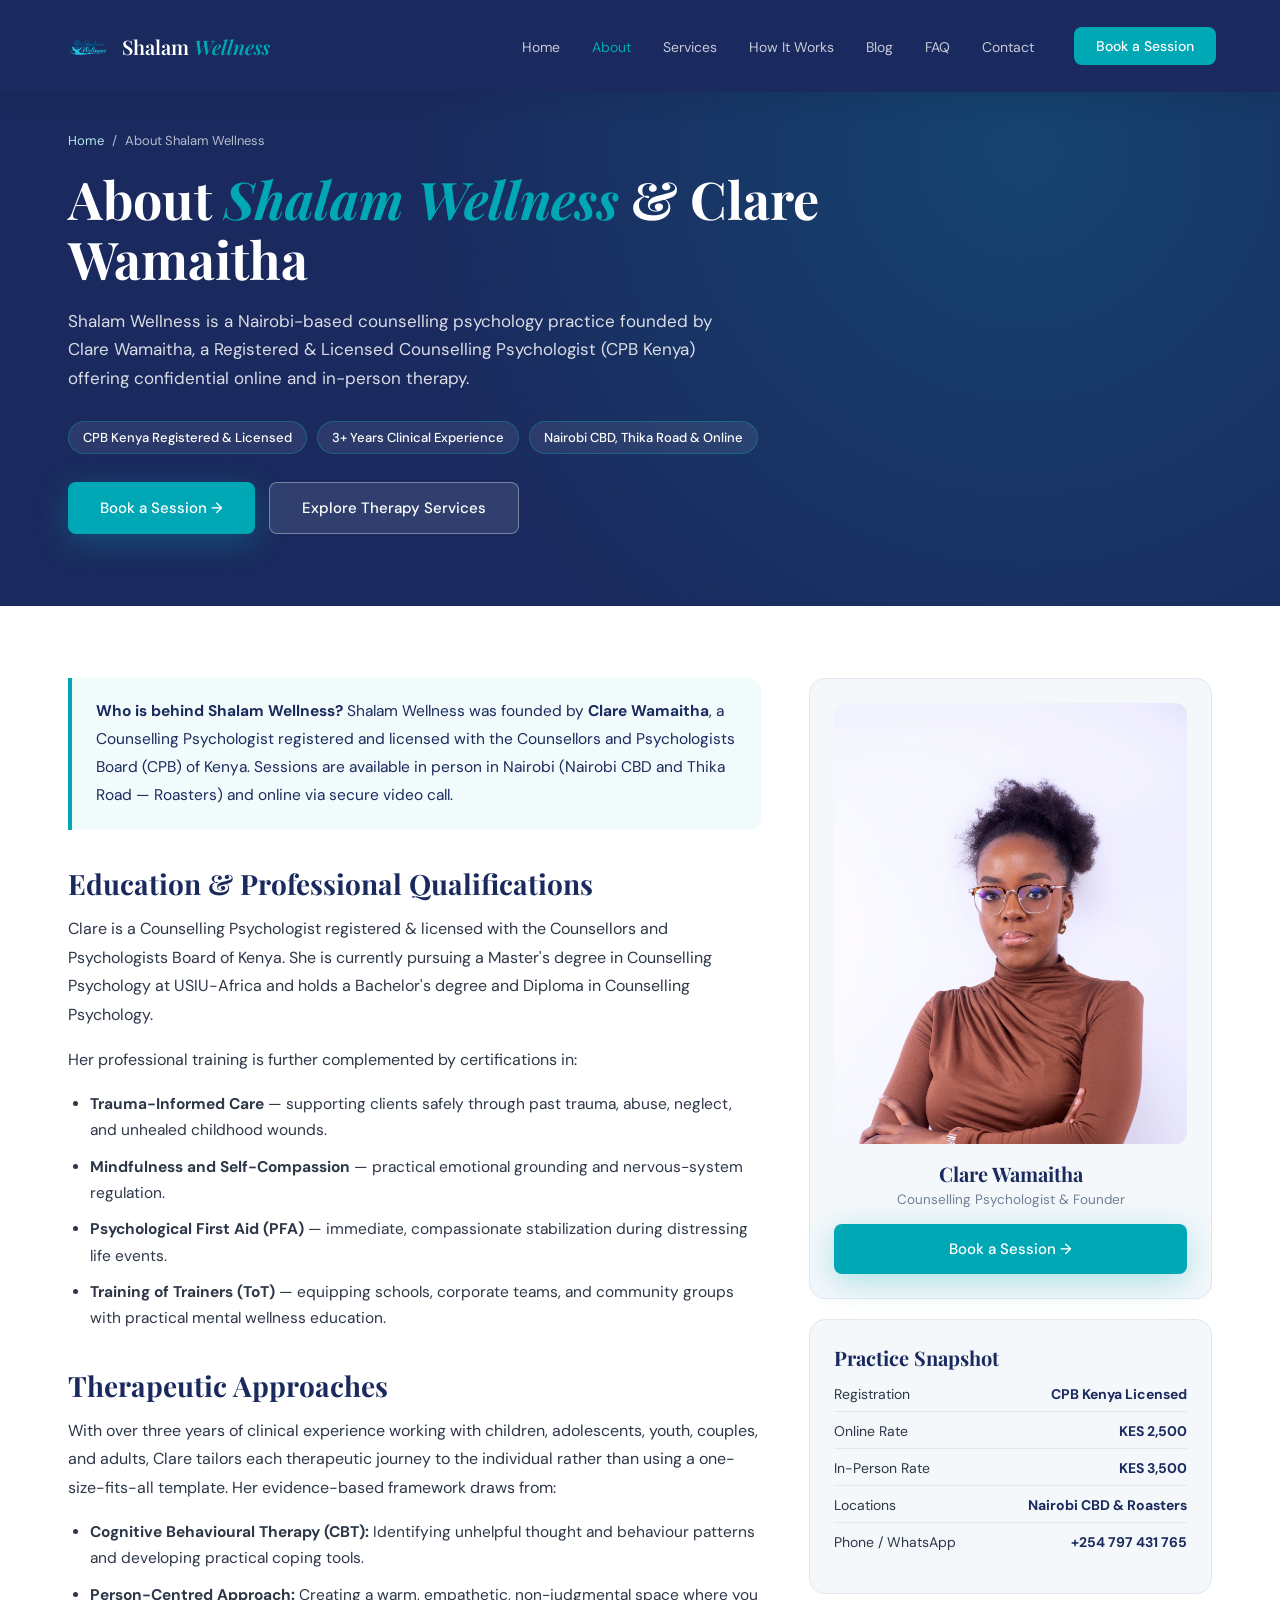
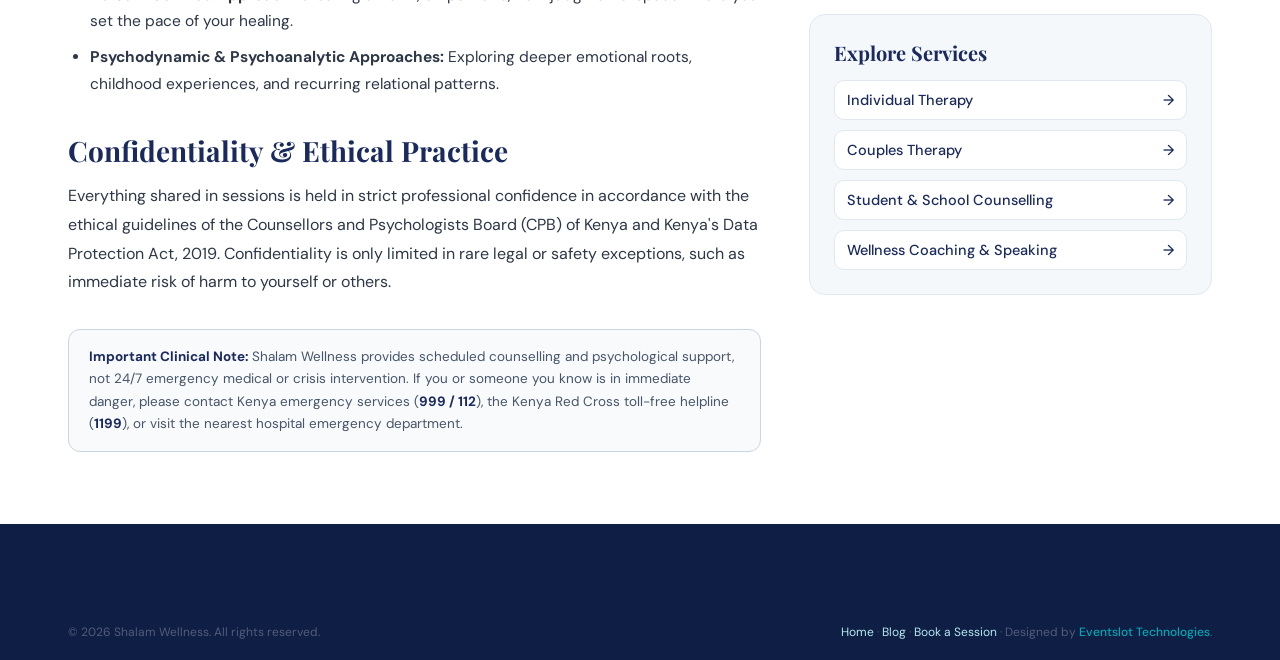
<file: about.html>
<!DOCTYPE html>
<html lang="en">
<head>
  <meta charset="UTF-8" />
  <meta name="viewport" content="width=device-width, initial-scale=1.0"/>
  <title>About Clare Wamaitha &amp; Shalam Wellness | Counselling Psychologist in Nairobi</title>
  <meta name="description" content="Meet Clare Wamaitha, Registered &amp; Licensed Counselling Psychologist (CPB Kenya) and founder of Shalam Wellness in Nairobi. Learn about her credentials, therapeutic approaches, and Nairobi &amp; online sessions."/>
  <link rel="canonical" href="https://www.shalamwellness.co.ke/about.html"/>
  <meta property="og:type" content="profile"/>
  <meta property="og:site_name" content="Shalam Wellness"/>
  <meta property="og:title" content="About Clare Wamaitha &amp; Shalam Wellness | Counselling Psychologist in Nairobi"/>
  <meta property="og:description" content="Registered &amp; Licensed Counselling Psychologist (CPB Kenya) offering trauma-informed individual, couples, student, and organisational counselling in Nairobi and online."/>
  <meta property="og:url" content="https://www.shalamwellness.co.ke/about.html"/>
  <meta property="og:image" content="https://www.shalamwellness.co.ke/image/Clare-photo-2.jpeg"/>
  <meta name="twitter:card" content="summary_large_image"/>
  <link rel="icon" href="/favicon.ico" sizes="any"/>
  <link rel="icon" type="image/png" href="/image/favicon-48.png" sizes="48x48"/>
  <link rel="apple-touch-icon" href="/image/apple-touch-icon.png"/>
  <link rel="preconnect" href="https://fonts.googleapis.com"/>
  <link rel="preconnect" href="https://fonts.gstatic.com" crossorigin/>
  <link href="https://fonts.googleapis.com/css2?family=Playfair+Display:ital,wght@0,400;0,600;0,700;1,400;1,600&family=DM+Sans:ital,wght@0,300;0,400;0,500;0,600;1,300&display=swap" rel="stylesheet"/>
  <link rel="stylesheet" href="style.css"/>
  <link rel="stylesheet" href="service-page.css"/>
  <script type="application/ld+json">
  {
    "@context": "https://schema.org",
    "@graph": [
      {
        "@type": "AboutPage",
        "@id": "https://www.shalamwellness.co.ke/about.html#webpage",
        "url": "https://www.shalamwellness.co.ke/about.html",
        "name": "About Clare Wamaitha & Shalam Wellness",
        "isPartOf": { "@id": "https://www.shalamwellness.co.ke/#website" },
        "about": { "@id": "https://www.shalamwellness.co.ke/#founder" }
      },
      {
        "@type": "Person",
        "@id": "https://www.shalamwellness.co.ke/#founder",
        "name": "Clare Wamaitha",
        "jobTitle": "Registered & Licensed Counselling Psychologist",
        "description": "Founder of Shalam Wellness. Registered and licensed with the Counsellors and Psychologists Board (CPB) of Kenya, pursuing an MA in Counselling Psychology at USIU-Africa.",
        "image": "https://www.shalamwellness.co.ke/image/Clare-photo-2.jpeg",
        "url": "https://www.shalamwellness.co.ke/about.html",
        "worksFor": { "@id": "https://www.shalamwellness.co.ke/#organization" },
        "alumniOf": {
          "@type": "CollegeOrUniversity",
          "name": "United States International University-Africa (USIU-Africa)"
        },
        "sameAs": [
          "https://www.linkedin.com/in/clare-wamaitha-424a48251/",
          "https://www.instagram.com/shalam.wellness",
          "https://www.tiktok.com/@shalam.wellness"
        ]
      },
      {
        "@type": "BreadcrumbList",
        "itemListElement": [
          { "@type": "ListItem", "position": 1, "name": "Home", "item": "https://www.shalamwellness.co.ke/" },
          { "@type": "ListItem", "position": 2, "name": "About Shalam Wellness", "item": "https://www.shalamwellness.co.ke/about.html" }
        ]
      }
    ]
  }
  </script>
</head>
<body>

  <nav class="navbar scrolled" id="navbar">
    <div class="container nav-inner">
      <a href="index.html" class="nav-logo">
        <img src="image/logo-web.png" alt="Shalam Wellness logo" class="nav-logo-img" width="40" height="40"/>
        <span class="logo-text">Shalam <em>Wellness</em></span>
      </a>
      <ul class="nav-links" id="navLinks">
        <li><a href="index.html">Home</a></li>
        <li><a href="about.html" style="color:var(--teal);">About</a></li>
        <li><a href="index.html#services">Services</a></li>
        <li><a href="index.html#process">How It Works</a></li>
        <li><a href="blog.html">Blog</a></li>
        <li><a href="index.html#faq">FAQ</a></li>
        <li><a href="index.html#contact">Contact</a></li>
      </ul>
      <a href="book.html" class="btn btn-nav">Book a Session</a>
      <button class="nav-toggle" id="navToggle" aria-label="Toggle menu"><span></span><span></span><span></span></button>
    </div>
  </nav>
  <div class="nav-overlay" id="navOverlay"></div>

  <header class="sp-hero">
    <div class="container">
      <nav class="sp-breadcrumb" aria-label="Breadcrumb">
        <a href="index.html">Home</a><span>/</span><span>About Shalam Wellness</span>
      </nav>
      <h1>About <em>Shalam Wellness</em> &amp; Clare Wamaitha</h1>
      <p class="sp-lead">Shalam Wellness is a Nairobi-based counselling psychology practice founded by Clare Wamaitha, a Registered &amp; Licensed Counselling Psychologist (CPB Kenya) offering confidential online and in-person therapy.</p>
      <div class="sp-meta-pills">
        <span class="sp-meta-pill">CPB Kenya Registered &amp; Licensed</span>
        <span class="sp-meta-pill">3+ Years Clinical Experience</span>
        <span class="sp-meta-pill">Nairobi CBD, Thika Road &amp; Online</span>
      </div>
      <div class="sp-hero-actions">
        <a href="book.html" class="btn btn-primary">Book a Session →</a>
        <a href="individual-therapy.html" class="btn btn-ghost">Explore Therapy Services</a>
      </div>
    </div>
  </header>

  <main class="sp-body">
    <div class="container sp-grid">
      <article class="sp-article">
        <div class="sp-direct-answer">
          <p><strong>Who is behind Shalam Wellness?</strong> Shalam Wellness was founded by <strong>Clare Wamaitha</strong>, a Counselling Psychologist registered and licensed with the Counsellors and Psychologists Board (CPB) of Kenya. Sessions are available in person in Nairobi (Nairobi CBD and Thika Road — Roasters) and online via secure video call.</p>
        </div>

        <h2>Education &amp; Professional Qualifications</h2>
        <p>Clare is a Counselling Psychologist registered &amp; licensed with the Counsellors and Psychologists Board of Kenya. She is currently pursuing a Master's degree in Counselling Psychology at USIU-Africa and holds a Bachelor's degree and Diploma in Counselling Psychology.</p>
        <p>Her professional training is further complemented by certifications in:</p>
        <ul>
          <li><strong>Trauma-Informed Care</strong> — supporting clients safely through past trauma, abuse, neglect, and unhealed childhood wounds.</li>
          <li><strong>Mindfulness and Self-Compassion</strong> — practical emotional grounding and nervous-system regulation.</li>
          <li><strong>Psychological First Aid (PFA)</strong> — immediate, compassionate stabilization during distressing life events.</li>
          <li><strong>Training of Trainers (ToT)</strong> — equipping schools, corporate teams, and community groups with practical mental wellness education.</li>
        </ul>

        <h2>Therapeutic Approaches</h2>
        <p>With over three years of clinical experience working with children, adolescents, youth, couples, and adults, Clare tailors each therapeutic journey to the individual rather than using a one-size-fits-all template. Her evidence-based framework draws from:</p>
        <ul>
          <li><strong>Cognitive Behavioural Therapy (CBT):</strong> Identifying unhelpful thought and behaviour patterns and developing practical coping tools.</li>
          <li><strong>Person-Centred Approach:</strong> Creating a warm, empathetic, non-judgmental space where you set the pace of your healing.</li>
          <li><strong>Psychodynamic &amp; Psychoanalytic Approaches:</strong> Exploring deeper emotional roots, childhood experiences, and recurring relational patterns.</li>
        </ul>

        <h2>Confidentiality &amp; Ethical Practice</h2>
        <p>Everything shared in sessions is held in strict professional confidence in accordance with the ethical guidelines of the Counsellors and Psychologists Board (CPB) of Kenya and Kenya's Data Protection Act, 2019. Confidentiality is only limited in rare legal or safety exceptions, such as immediate risk of harm to yourself or others.</p>

        <div class="crisis-notice">
          <strong>Important Clinical Note:</strong> Shalam Wellness provides scheduled counselling and psychological support, not 24/7 emergency medical or crisis intervention. If you or someone you know is in immediate danger, please contact Kenya emergency services (<strong>999 / 112</strong>), the Kenya Red Cross toll-free helpline (<strong>1199</strong>), or visit the nearest hospital emergency department.
        </div>
      </article>

      <aside class="sp-sidebar">
        <div class="sp-side-card" style="text-align:center;">
          <img src="image/Clare-photo-2.jpeg" alt="Clare Wamaitha, Registered and Licensed Counselling Psychologist in Nairobi" width="360" height="450" loading="lazy" style="width:100%;aspect-ratio:4/5;object-fit:cover;object-position:top center;border-radius:12px;margin-bottom:16px;"/>
          <h3 style="margin-bottom:4px;">Clare Wamaitha</h3>
          <p style="font-size:13.5px;color:var(--grey);margin-bottom:16px;">Counselling Psychologist &amp; Founder</p>
          <a href="book.html" class="btn btn-primary" style="width:100%;justify-content:center;">Book a Session →</a>
        </div>

        <div class="sp-side-card">
          <h3>Practice Snapshot</h3>
          <ul class="sp-fact-list">
            <li><span>Registration</span><strong>CPB Kenya Licensed</strong></li>
            <li><span>Online Rate</span><strong>KES 2,500</strong></li>
            <li><span>In-Person Rate</span><strong>KES 3,500</strong></li>
            <li><span>Locations</span><strong>Nairobi CBD &amp; Roasters</strong></li>
            <li><span>Phone / WhatsApp</span><strong>+254 797 431 765</strong></li>
          </ul>
        </div>

        <div class="sp-side-card">
          <h3>Explore Services</h3>
          <ul class="sp-related-links">
            <li><a href="individual-therapy.html"><span>Individual Therapy</span><span>→</span></a></li>
            <li><a href="couples-therapy.html"><span>Couples Therapy</span><span>→</span></a></li>
            <li><a href="student-counselling.html"><span>Student &amp; School Counselling</span><span>→</span></a></li>
            <li><a href="wellness-speaking.html"><span>Wellness Coaching &amp; Speaking</span><span>→</span></a></li>
          </ul>
        </div>
      </aside>
    </div>
  </main>

  <footer class="footer">
    <div class="footer-bottom" style="border-top:none;">
      <div class="container footer-bottom-inner">
        <p>© 2026 Shalam Wellness. All rights reserved.</p>
        <p>
          <a href="index.html" style="color:var(--light-teal);">Home</a> ·
          <a href="blog.html" style="color:var(--light-teal);">Blog</a> ·
          <a href="book.html" style="color:var(--light-teal);">Book a Session</a> ·
          Designed by <a href="https://www.eventsslot.com/" target="_blank" rel="noopener noreferrer" style="color:var(--teal);font-weight:500;">Eventslot Technologies</a>.
        </p>
      </div>
    </div>
  </footer>
  <script src="script.js"></script>
</body>
</html>
</file>
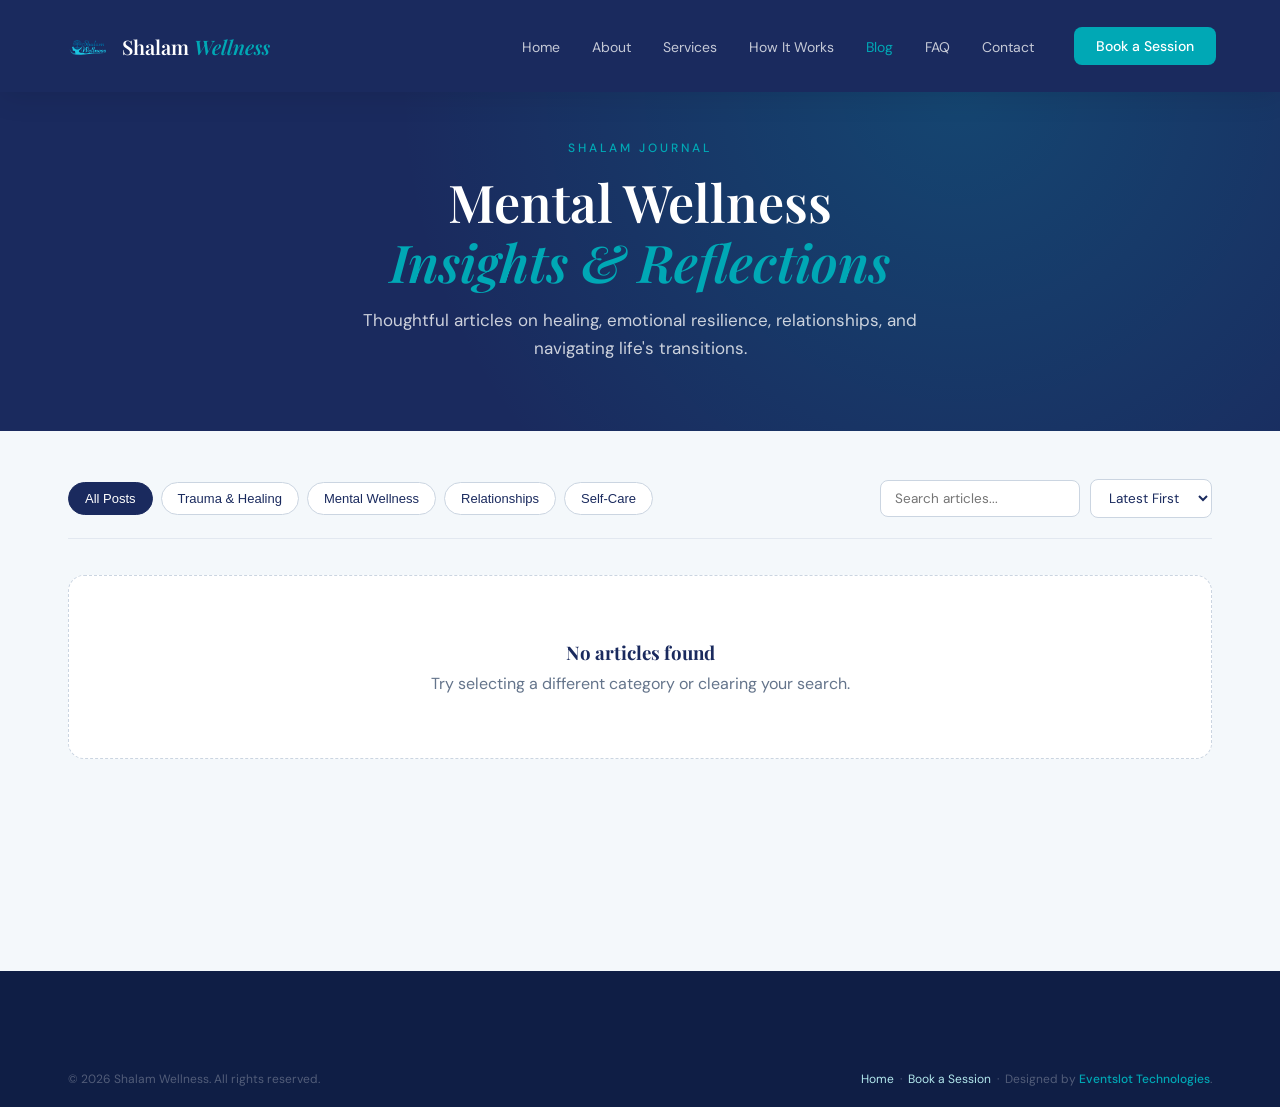
<file: blog.html>
<!DOCTYPE html>
<html lang="en">
<head>
  <meta charset="UTF-8" />
  <meta name="viewport" content="width=device-width, initial-scale=1.0"/>
  <title>Mental Wellness Blog &amp; Reflections | Shalam Wellness Kenya</title>
  <meta name="description" content="Read responsible mental wellness insights, trauma healing reflections, relationship guidance, and self-care articles by Clare Wamaitha, CPB Kenya Licensed Counselling Psychologist."/>
  <link rel="canonical" href="https://www.shalamwellness.co.ke/blog.html"/>
  <meta property="og:type" content="website"/>
  <meta property="og:site_name" content="Shalam Wellness"/>
  <meta property="og:title" content="Mental Wellness Blog &amp; Reflections | Shalam Wellness Kenya"/>
  <meta property="og:description" content="Thoughtful mental health articles on healing, emotional resilience, relationships, and therapy in Kenya."/>
  <meta property="og:url" content="https://www.shalamwellness.co.ke/blog.html"/>
  <meta property="og:image" content="https://www.shalamwellness.co.ke/image/Clare-photo-1.jpeg"/>
  <meta name="twitter:card" content="summary_large_image"/>
  <link rel="icon" href="/favicon.ico" sizes="any"/>
  <link rel="icon" type="image/png" href="/image/favicon-48.png" sizes="48x48"/>
  <link rel="apple-touch-icon" href="/image/apple-touch-icon.png"/>
  <link rel="preconnect" href="https://fonts.googleapis.com"/>
  <link rel="preconnect" href="https://fonts.gstatic.com" crossorigin/>
  <link href="https://fonts.googleapis.com/css2?family=Playfair+Display:ital,wght@0,400;0,600;0,700;1,400;1,600&family=DM+Sans:ital,wght@0,300;0,400;0,500;0,600;1,300&display=swap" rel="stylesheet"/>
  <link rel="stylesheet" href="style.css"/>
  <link rel="stylesheet" href="blog.css"/>
  <script type="application/ld+json">
  {
    "@context": "https://schema.org",
    "@graph": [
      {
        "@type": "Blog",
        "@id": "https://www.shalamwellness.co.ke/blog.html#blog",
        "url": "https://www.shalamwellness.co.ke/blog.html",
        "name": "Shalam Journal — Mental Wellness Insights & Reflections",
        "publisher": { "@id": "https://www.shalamwellness.co.ke/#organization" }
      },
      {
        "@type": "BreadcrumbList",
        "itemListElement": [
          { "@type": "ListItem", "position": 1, "name": "Home", "item": "https://www.shalamwellness.co.ke/" },
          { "@type": "ListItem", "position": 2, "name": "Blog", "item": "https://www.shalamwellness.co.ke/blog.html" }
        ]
      }
    ]
  }
  </script>
</head>
<body>

  <!-- NAVBAR -->
  <nav class="navbar scrolled" id="navbar">
    <div class="container nav-inner">
      <a href="index.html" class="nav-logo">
        <img src="image/logo-web.png" alt="Shalam Wellness logo" class="nav-logo-img" width="40" height="40"/>
        <span class="logo-text">Shalam <em>Wellness</em></span>
      </a>
      <ul class="nav-links" id="navLinks">
        <li><a href="index.html#home">Home</a></li>
        <li><a href="index.html#about">About</a></li>
        <li><a href="index.html#services">Services</a></li>
        <li><a href="index.html#process">How It Works</a></li>
        <li><a href="blog.html" style="color:var(--teal);">Blog</a></li>
        <li><a href="index.html#faq">FAQ</a></li>
        <li><a href="index.html#contact">Contact</a></li>
      </ul>
      <a href="book.html" class="btn btn-nav">Book a Session</a>
      <button class="nav-toggle" id="navToggle" aria-label="Toggle menu">
        <span></span><span></span><span></span>
      </button>
    </div>
  </nav>
  <div class="nav-overlay" id="navOverlay"></div>

  <!-- BLOG HERO -->
  <header class="blog-hero">
    <div class="container">
      <span class="section-label" style="color:var(--teal)">Shalam Journal</span>
      <h1 class="section-title">Mental Wellness<br/><em>Insights &amp; Reflections</em></h1>
      <p class="section-sub">Thoughtful articles on healing, emotional resilience, relationships, and navigating life's transitions.</p>
    </div>
  </header>

  <!-- BLOG LISTING -->
  <main class="blog-main">
    <div class="container">
      <div class="blog-controls">
        <div class="blog-categories" id="blogCategories">
          <button type="button" class="cat-pill active" data-category="all">All Posts</button>
          <button type="button" class="cat-pill" data-category="Trauma & Healing">Trauma &amp; Healing</button>
          <button type="button" class="cat-pill" data-category="Mental Wellness">Mental Wellness</button>
          <button type="button" class="cat-pill" data-category="Relationships">Relationships</button>
          <button type="button" class="cat-pill" data-category="Self-Care">Self-Care</button>
        </div>
        <div class="blog-sort-wrap">
          <input type="search" id="blogSearch" class="blog-search" placeholder="Search articles..."/>
          <select id="blogSort" class="blog-sort" aria-label="Sort articles">
            <option value="latest">Latest First</option>
            <option value="oldest">Oldest First</option>
          </select>
        </div>
      </div>

      <div class="blog-grid" id="blogGrid">
        <!-- Populated by blog.js -->
      </div>

      <div class="blog-empty" id="blogEmpty" hidden>
        <h3>No articles found</h3>
        <p>Try selecting a different category or clearing your search.</p>
      </div>
    </div>
  </main>

  <!-- FOOTER -->
  <footer class="footer">
    <div class="footer-bottom" style="border-top:none;">
      <div class="container footer-bottom-inner">
        <p>© 2026 Shalam Wellness. All rights reserved.</p>
        <p>
          <a href="index.html" style="color:var(--light-teal);text-decoration:none;">Home</a>
          &nbsp;·&nbsp;
          <a href="book.html" style="color:var(--light-teal);text-decoration:none;">Book a Session</a>
          &nbsp;·&nbsp; Designed by <a href="https://www.eventsslot.com/" target="_blank" rel="noopener noreferrer" style="color:var(--teal);text-decoration:none;font-weight:500;">Eventslot Technologies</a>.
        </p>
      </div>
    </div>
  </footer>

  <script src="blog-config.js"></script>
  <script src="blog.js"></script>
</body>
</html>
</file>
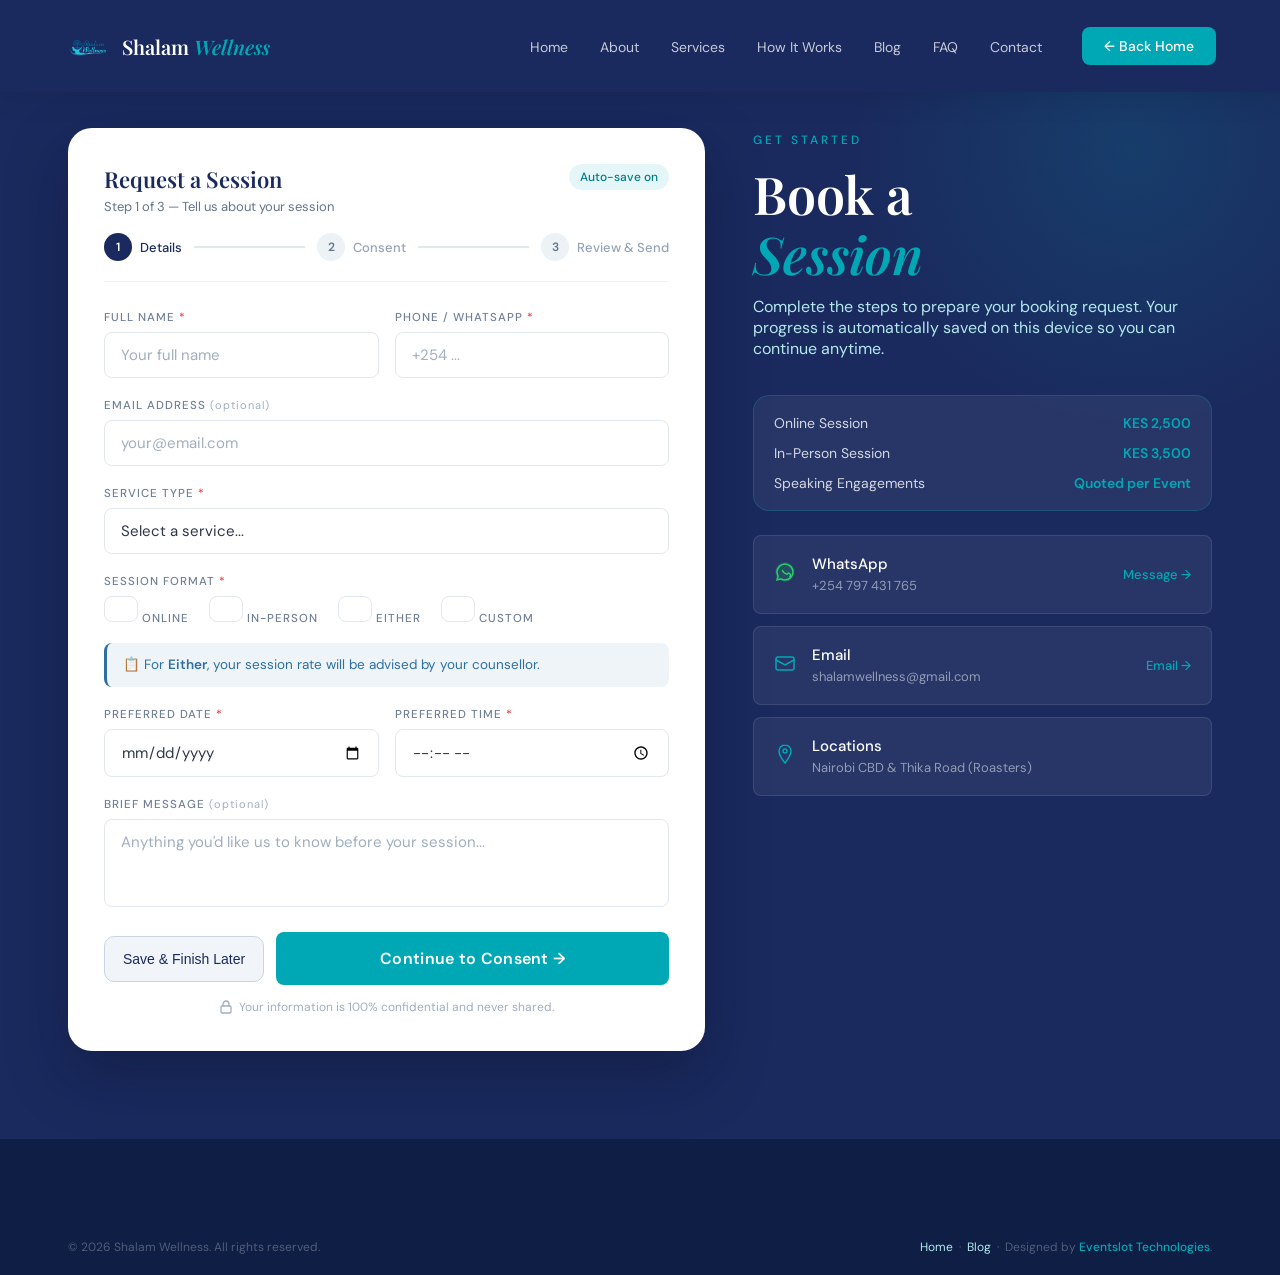
<file: book.html>
<!DOCTYPE html>
<html lang="en">
<head>
  <meta charset="UTF-8" />
  <meta name="viewport" content="width=device-width, initial-scale=1.0"/>
  <title>Book a Therapy Session in Nairobi or Online | Shalam Wellness</title>
  <meta name="description" content="Book an online (KES 2,500) or in-person Nairobi (KES 3,500) counselling session with Clare Wamaitha at Shalam Wellness. Auto-saved 3-step booking with direct WhatsApp confirmation."/>
  <link rel="canonical" href="https://www.shalamwellness.co.ke/book.html"/>
  <meta property="og:type" content="website"/>
  <meta property="og:site_name" content="Shalam Wellness"/>
  <meta property="og:title" content="Book a Therapy Session in Nairobi or Online | Shalam Wellness"/>
  <meta property="og:description" content="Schedule individual, couples, student, or speaking sessions with Shalam Wellness in Nairobi or online across Kenya."/>
  <meta property="og:url" content="https://www.shalamwellness.co.ke/book.html"/>
  <meta property="og:image" content="https://www.shalamwellness.co.ke/image/Clare-photo-1.jpeg"/>
  <meta name="twitter:card" content="summary_large_image"/>
  <link rel="icon" href="/favicon.ico" sizes="any"/>
  <link rel="icon" type="image/png" href="/image/favicon-48.png" sizes="48x48"/>
  <link rel="apple-touch-icon" href="/image/apple-touch-icon.png"/>
  <link rel="preconnect" href="https://fonts.googleapis.com"/>
  <link rel="preconnect" href="https://fonts.gstatic.com" crossorigin/>
  <link href="https://fonts.googleapis.com/css2?family=Playfair+Display:ital,wght@0,400;0,600;0,700;1,400;1,600&family=DM+Sans:ital,wght@0,300;0,400;0,500;0,600;1,300&display=swap" rel="stylesheet"/>
  <link rel="stylesheet" href="style.css"/>
  <link rel="stylesheet" href="book.css"/>
  <script type="application/ld+json">
  {
    "@context": "https://schema.org",
    "@graph": [
      {
        "@type": "WebPage",
        "@id": "https://www.shalamwellness.co.ke/book.html#webpage",
        "url": "https://www.shalamwellness.co.ke/book.html",
        "name": "Book a Session — Shalam Wellness",
        "isPartOf": { "@id": "https://www.shalamwellness.co.ke/#website" }
      },
      {
        "@type": "BreadcrumbList",
        "itemListElement": [
          { "@type": "ListItem", "position": 1, "name": "Home", "item": "https://www.shalamwellness.co.ke/" },
          { "@type": "ListItem", "position": 2, "name": "Book a Session", "item": "https://www.shalamwellness.co.ke/book.html" }
        ]
      }
    ]
  }
  </script>
</head>
<body class="book-page">

  <!-- NAVBAR -->
  <nav class="navbar scrolled" id="navbar">
    <div class="container nav-inner">
      <a href="index.html" class="nav-logo">
        <img src="image/logo-web.png" alt="Shalam Wellness logo" class="nav-logo-img" width="40" height="40"/>
        <span class="logo-text">Shalam <em>Wellness</em></span>
      </a>
      <ul class="nav-links" id="navLinks">
        <li><a href="index.html#home">Home</a></li>
        <li><a href="index.html#about">About</a></li>
        <li><a href="index.html#services">Services</a></li>
        <li><a href="index.html#process">How It Works</a></li>
        <li><a href="blog.html">Blog</a></li>
        <li><a href="index.html#faq">FAQ</a></li>
        <li><a href="index.html#contact">Contact</a></li>
      </ul>
      <a href="index.html" class="btn btn-nav">← Back Home</a>
      <button class="nav-toggle" id="navToggle" aria-label="Toggle menu">
        <span></span><span></span><span></span>
      </button>
    </div>
  </nav>
  <div class="nav-overlay" id="navOverlay"></div>

  <!-- MAIN BOOKING SECTION -->
  <main class="booking-page-main">
    <div class="booking-glow"></div>
    <div class="container booking-page-grid">

      <!-- PRIMARY COLUMN (TOP ON MOBILE, LEFT ON DESKTOP): MULTI-STEP WIZARD -->
      <section class="booking-form-wrap wizard-card">
        <div class="wizard-top">
          <div>
            <h3>Request a Session</h3>
            <p class="wizard-sub" id="stepSubtitle">Step 1 of 3 — Tell us about your session</p>
          </div>
          <span class="draft-status" id="draftStatus" aria-live="polite">Auto-save on</span>
        </div>

        <!-- RESTORED DRAFT BANNER -->
        <div class="draft-banner" id="draftBanner" hidden>
          <div class="draft-banner-text">
            <strong>Welcome back!</strong> We restored your saved booking progress.
          </div>
          <button type="button" class="draft-clear-btn" id="clearDraftBtn">Start Fresh</button>
        </div>

        <!-- STEPPER -->
        <div class="wizard-stepper" role="tablist" aria-label="Booking steps">
          <div class="stepper-item active" data-step="1">
            <span class="stepper-num">1</span>
            <span class="stepper-label">Details</span>
          </div>
          <div class="stepper-line"></div>
          <div class="stepper-item" data-step="2">
            <span class="stepper-num">2</span>
            <span class="stepper-label">Consent</span>
          </div>
          <div class="stepper-line"></div>
          <div class="stepper-item" data-step="3">
            <span class="stepper-num">3</span>
            <span class="stepper-label">Review &amp; Send</span>
          </div>
        </div>

        <form class="booking-form" id="bookingWizardForm" novalidate>

          <!-- STEP 1: DETAILS -->
          <div class="wizard-step active" id="step1">
            <div class="form-row">
              <div class="form-group">
                <label for="fname">Full Name <span class="req">*</span></label>
                <input type="text" id="fname" placeholder="Your full name" required/>
              </div>
              <div class="form-group">
                <label for="fphone">Phone / WhatsApp <span class="req">*</span></label>
                <input type="tel" id="fphone" placeholder="+254 ..." required/>
              </div>
            </div>

            <div class="form-group">
              <label for="femail">Email Address <span class="optional">(optional)</span></label>
              <input type="email" id="femail" placeholder="your@email.com"/>
            </div>

            <div class="form-group">
              <label for="fservice">Service Type <span class="req">*</span></label>
              <select id="fservice" required>
                <option value="">Select a service...</option>
                <option value="Individual Therapy">Individual Therapy</option>
                <option value="Couples Therapy">Couples Therapy</option>
                <option value="Personal Therapy Letter">Personal Therapy Letter</option>
                <option value="High School Referral Report">High School Referral Report</option>
                <option value="Wellness Coaching / Speaking">Wellness Coaching / Speaking</option>
              </select>
            </div>

            <div class="form-group">
              <label>Session Format <span class="req">*</span></label>
              <div class="radio-group">
                <label class="radio-label"><input type="radio" name="format" value="online"/> Online</label>
                <label class="radio-label"><input type="radio" name="format" value="inperson"/> In-Person</label>
                <label class="radio-label"><input type="radio" name="format" value="either" checked/> Either</label>
                <label class="radio-label"><input type="radio" name="format" value="custom"/> Custom</label>
              </div>
              <div class="format-notice" id="formatNotice"></div>
            </div>

            <div class="form-row">
              <div class="form-group">
                <label for="fdate">Preferred Date <span class="req">*</span></label>
                <input type="date" id="fdate" required/>
              </div>
              <div class="form-group">
                <label for="ftime">Preferred Time <span class="req">*</span></label>
                <input type="time" id="ftime" required/>
              </div>
            </div>

            <div class="form-group">
              <label for="fmessage">Brief Message <span class="optional">(optional)</span></label>
              <textarea id="fmessage" placeholder="Anything you'd like us to know before your session..."></textarea>
            </div>

            <div class="step-error" id="step1Error" hidden></div>

            <div class="wizard-actions">
              <button type="button" class="btn-save-later" id="saveLaterBtn1">Save &amp; Finish Later</button>
              <button type="button" class="btn-submit wizard-next" id="toStep2Btn">Continue to Consent →</button>
            </div>
          </div>

          <!-- STEP 2: CONSENT -->
          <div class="wizard-step" id="step2">
            <div class="consent-box">
              <h4>Informed Consent &amp; Confidentiality</h4>
              <p>Before submitting your session request, please review and confirm the following:</p>
              <ul>
                <li><strong>Strict Confidentiality:</strong> All personal information and anything discussed in therapy is strictly confidential under the ethical guidelines of the <em>Counsellors and Psychologists Board (CPB) of Kenya</em>, except where required by law or to prevent immediate risk of harm.</li>
                <li><strong>Session Fees:</strong> <span id="consentFeeText">Online sessions are <strong>KES 2,500</strong> and in-person sessions are <strong>KES 3,500</strong>.</span></li>
                <li><strong>Scheduling &amp; Rescheduling:</strong> Your preferred date and time will be confirmed directly via WhatsApp within 24 hours.</li>
              </ul>
            </div>

            <label class="consent-check">
              <input type="checkbox" id="consentConfidentiality"/>
              <span>I understand that my information is handled with strict confidentiality in accordance with CPB Kenya ethical standards and the Shalam Wellness <button type="button" class="inline-policy-btn" id="openPrivacy">Privacy Policy</button>.</span>
            </label>

            <label class="consent-check">
              <input type="checkbox" id="consentFees"/>
              <span id="consentFeeCheckboxLabel">I acknowledge the applicable session rate and consent to proceed with this booking request.</span>
            </label>

            <div class="step-error" id="step2Error" hidden></div>

            <div class="wizard-actions">
              <button type="button" class="btn-wizard-back" id="backToStep1Btn">← Back</button>
              <button type="button" class="btn-submit wizard-next" id="toStep3Btn">Review Booking →</button>
            </div>
          </div>

          <!-- STEP 3: REVIEW & SEND -->
          <div class="wizard-step" id="step3">
            <div class="review-card">
              <div class="review-header">
                <h4>Review Your Booking Details</h4>
                <button type="button" class="review-edit-btn" id="editFromReviewBtn">Edit Details</button>
              </div>
              <dl class="review-list" id="reviewList"></dl>
              <div class="review-consent-badge">
                ✓ Informed Consent &amp; Confidentiality confirmed
              </div>
            </div>

            <div class="whatsapp-info-note">
              <svg width="20" height="20" viewBox="0 0 22 22" fill="none"><circle cx="11" cy="11" r="10" fill="#25D366" opacity="0.18"/><path d="M11 3C6.6 3 3 6.6 3 11c0 1.5.4 2.9 1.1 4.1L3 19l4-1.1C8.1 18.6 9.5 19 11 19c4.4 0 8-3.6 8-8s-3.6-8-8-8z" stroke="#25D366" stroke-width="1.5" stroke-linecap="round"/></svg>
              <span>Clicking <strong>Send via WhatsApp</strong> will open WhatsApp with your booking details pre-filled so you can send them directly to Clare.</span>
            </div>

            <div class="wizard-actions">
              <button type="button" class="btn-wizard-back" id="backToStep2Btn">← Back</button>
              <button type="submit" class="btn-submit btn-whatsapp-send" id="sendWhatsappBtn">Send via WhatsApp →</button>
            </div>
          </div>

        </form>

        <!-- WHATSAPP HANDOFF / SUCCESS STATE -->
        <div class="whatsapp-handoff" id="whatsappHandoff" hidden>
          <div class="handoff-icon">
            <svg width="36" height="36" viewBox="0 0 24 24" fill="none" stroke="#25D366" stroke-width="2" stroke-linecap="round" stroke-linejoin="round">
              <path d="M21 11.5a8.38 8.38 0 0 1-.9 3.8 8.5 8.5 0 0 1-7.6 4.7 8.38 8.38 0 0 1-3.8-.9L3 21l1.9-5.7a8.38 8.38 0 0 1-.9-3.8 8.5 8.5 0 0 1 4.7-7.6 8.38 8.38 0 0 1 3.8-.9h.5a8.48 8.48 0 0 1 8 8v.5z"/>
            </svg>
          </div>
          <h3>Taking you to WhatsApp…</h3>
          <p>Your booking message is ready for <strong>Shalam Wellness (+254 797 431 765)</strong>. If WhatsApp did not open automatically, tap the button below.</p>
          <a href="#" id="manualWhatsappLink" target="_blank" class="btn-submit btn-whatsapp-send handoff-btn">Open WhatsApp Now →</a>
          <div class="handoff-secondary">
            <button type="button" class="draft-clear-btn" id="bookAnotherBtn">Book Another Session</button>
            <a href="index.html" class="handoff-home-link">Return to Homepage</a>
          </div>
        </div>

        <p class="privacy-note" id="wizardPrivacyNote">
          <svg width="14" height="14" viewBox="0 0 14 14" fill="none" stroke="#a0aec0" stroke-width="1.3"><rect x="2" y="6" width="10" height="7" rx="1"/><path d="M4 6 V4 a3 3 0 0 1 6 0 V6"/></svg>
          Your information is 100% confidential and never shared.
        </p>
      </section>

      <!-- SECONDARY COLUMN (BELOW FORM ON MOBILE, RIGHT ON DESKTOP): INFO & RATES -->
      <aside class="booking-info">
        <span class="section-label" style="color:var(--teal)">Get Started</span>
        <h1 class="section-title" style="color:white">Book a<br/><em>Session</em></h1>
        <p class="booking-sub">Complete the steps to prepare your booking request. Your progress is automatically saved on this device so you can continue anytime.</p>

        <div class="book-rates-box">
          <div class="book-rate-row">
            <span>Online Session</span>
            <strong>KES 2,500</strong>
          </div>
          <div class="book-rate-row">
            <span>In-Person Session</span>
            <strong>KES 3,500</strong>
          </div>
          <div class="book-rate-row">
            <span>Speaking Engagements</span>
            <strong>Quoted per Event</strong>
          </div>
        </div>

        <div class="contact-cards">
          <a href="https://wa.me/254797431765?text=Hello%20Shalam%20Wellness%2C%20I%20would%20love%20to%20book%20a%20session%20with%20you" class="contact-card" target="_blank">
            <div class="c-icon">
              <svg width="22" height="22" viewBox="0 0 22 22" fill="none"><circle cx="11" cy="11" r="10" fill="#25D366" opacity="0.15"/><path d="M11 3C6.6 3 3 6.6 3 11c0 1.5.4 2.9 1.1 4.1L3 19l4-1.1C8.1 18.6 9.5 19 11 19c4.4 0 8-3.6 8-8s-3.6-8-8-8z" stroke="#25D366" stroke-width="1.5" stroke-linecap="round"/><path d="M8.5 9.5c.3.6 1 1.8 2 2.5 1 .8 1.8 1 2.5 1.2l1-1c.3-.3.8-.3 1.1 0l1.4 1.4c.3.3.3.8 0 1.1l-.8.8" stroke="#25D366" stroke-width="1.5" stroke-linecap="round"/></svg>
            </div>
            <div class="c-detail">
              <strong>WhatsApp</strong>
              <span>+254 797 431 765</span>
            </div>
            <span class="c-action">Message →</span>
          </a>
          <a href="mailto:shalamwellness@gmail.com" class="contact-card">
            <div class="c-icon">
              <svg width="22" height="22" viewBox="0 0 22 22" fill="none"><rect x="2" y="5" width="18" height="13" rx="2" stroke="#00a8b5" stroke-width="1.5"/><path d="M2 8 L11 13 L20 8" stroke="#00a8b5" stroke-width="1.5" stroke-linecap="round"/></svg>
            </div>
            <div class="c-detail">
              <strong>Email</strong>
              <span>shalamwellness@gmail.com</span>
            </div>
            <span class="c-action">Email →</span>
          </a>
          <div class="contact-card">
            <div class="c-icon">
              <svg width="22" height="22" viewBox="0 0 22 22" fill="none"><path d="M11 2C7.7 2 5 4.7 5 8c0 4.5 6 12 6 12s6-7.5 6-12c0-3.3-2.7-6-6-6z" stroke="#00a8b5" stroke-width="1.5"/><circle cx="11" cy="8" r="2" stroke="#00a8b5" stroke-width="1.5"/></svg>
            </div>
            <div class="c-detail">
              <strong>Locations</strong>
              <span>Nairobi CBD &amp; Thika Road (Roasters)</span>
            </div>
          </div>
        </div>
      </aside>
    </div>
  </main>

  <!-- FOOTER -->
  <footer class="footer">
    <div class="footer-bottom" style="border-top:none;">
      <div class="container footer-bottom-inner">
        <p>© 2026 Shalam Wellness. All rights reserved.</p>
        <p>
          <a href="index.html" style="color:var(--light-teal);text-decoration:none;">Home</a>
          &nbsp;·&nbsp;
          <a href="blog.html" style="color:var(--light-teal);text-decoration:none;">Blog</a>
          &nbsp;·&nbsp; Designed by <a href="https://www.eventsslot.com/" target="_blank" rel="noopener noreferrer" style="color:var(--teal);text-decoration:none;font-weight:500;">Eventslot Technologies</a>.
        </p>
      </div>
    </div>
  </footer>

  <!-- PRIVACY POLICY MODAL -->
  <div class="privacy-overlay" id="privacyOverlay" role="dialog" aria-modal="true" aria-label="Privacy Policy">
    <div class="privacy-modal">
      <button class="privacy-close" id="closePrivacy" aria-label="Close Privacy Policy">✕</button>
      <div class="privacy-header">
        <img src="image/logo-web.png" alt="Shalam Wellness logo" class="privacy-logo" width="60" height="60" loading="lazy"/>
        <h2>Privacy Policy</h2>
        <p class="privacy-effective">Effective: April 2026 · Compliant with the Kenya Data Protection Act, 2019</p>
      </div>
      <div class="privacy-body">
        <p>Shalam Wellness ("we", "Clare Wamaitha") is committed to protecting your personal data in accordance with the <strong>Kenya Data Protection Act, 2019</strong> and the ethical guidelines of the <strong>Counsellors and Psychologists Board (CPB) of Kenya</strong>.</p>
        <h3>1. Information We Collect</h3>
        <p>When you prepare a booking request, we collect your name, phone/WhatsApp number, optional email, service type, session format, preferred date/time, and any optional note. We never collect payment card details on this website.</p>
        <h3>2. Saved Booking Drafts (Local Storage)</h3>
        <p>To prevent you from losing progress, your unfinished booking form is saved strictly on your own device's browser storage (`localStorage`). It is never sent to a server until you choose to send it, and is automatically cleared once submitted or reset.</p>
        <h3>3. WhatsApp &amp; Third-Party Communication</h3>
        <p>Submitting your booking opens WhatsApp with your pre-filled details so you can message Clare directly. Messages sent on WhatsApp are protected by WhatsApp's end-to-end encryption and governed by WhatsApp's privacy policy.</p>
        <h3>4. Confidentiality &amp; Minors</h3>
        <p>All client information is strictly confidential under CPB Kenya ethical standards and will never be shared with third parties except where required by law or to prevent immediate risk of harm. For clients under 18 (e.g., high school referrals), parent or legal guardian consent is required.</p>
        <h3>5. Your Rights Under the Kenya Data Protection Act</h3>
        <p>You have the right to access, correct, or request deletion of your personal data, and to withdraw consent at any time. Contact us at <a href="mailto:shalamwellness@gmail.com">shalamwellness@gmail.com</a> or <a href="tel:+254797431765">+254 797 431 765</a>.</p>
      </div>
    </div>
  </div>

  <!-- SAVE TOAST -->
  <div class="save-toast" id="saveToast" hidden>✓ Your progress has been saved! You can safely close this page and continue later.</div>

  <script src="book.js"></script>
</body>
</html>
</file>
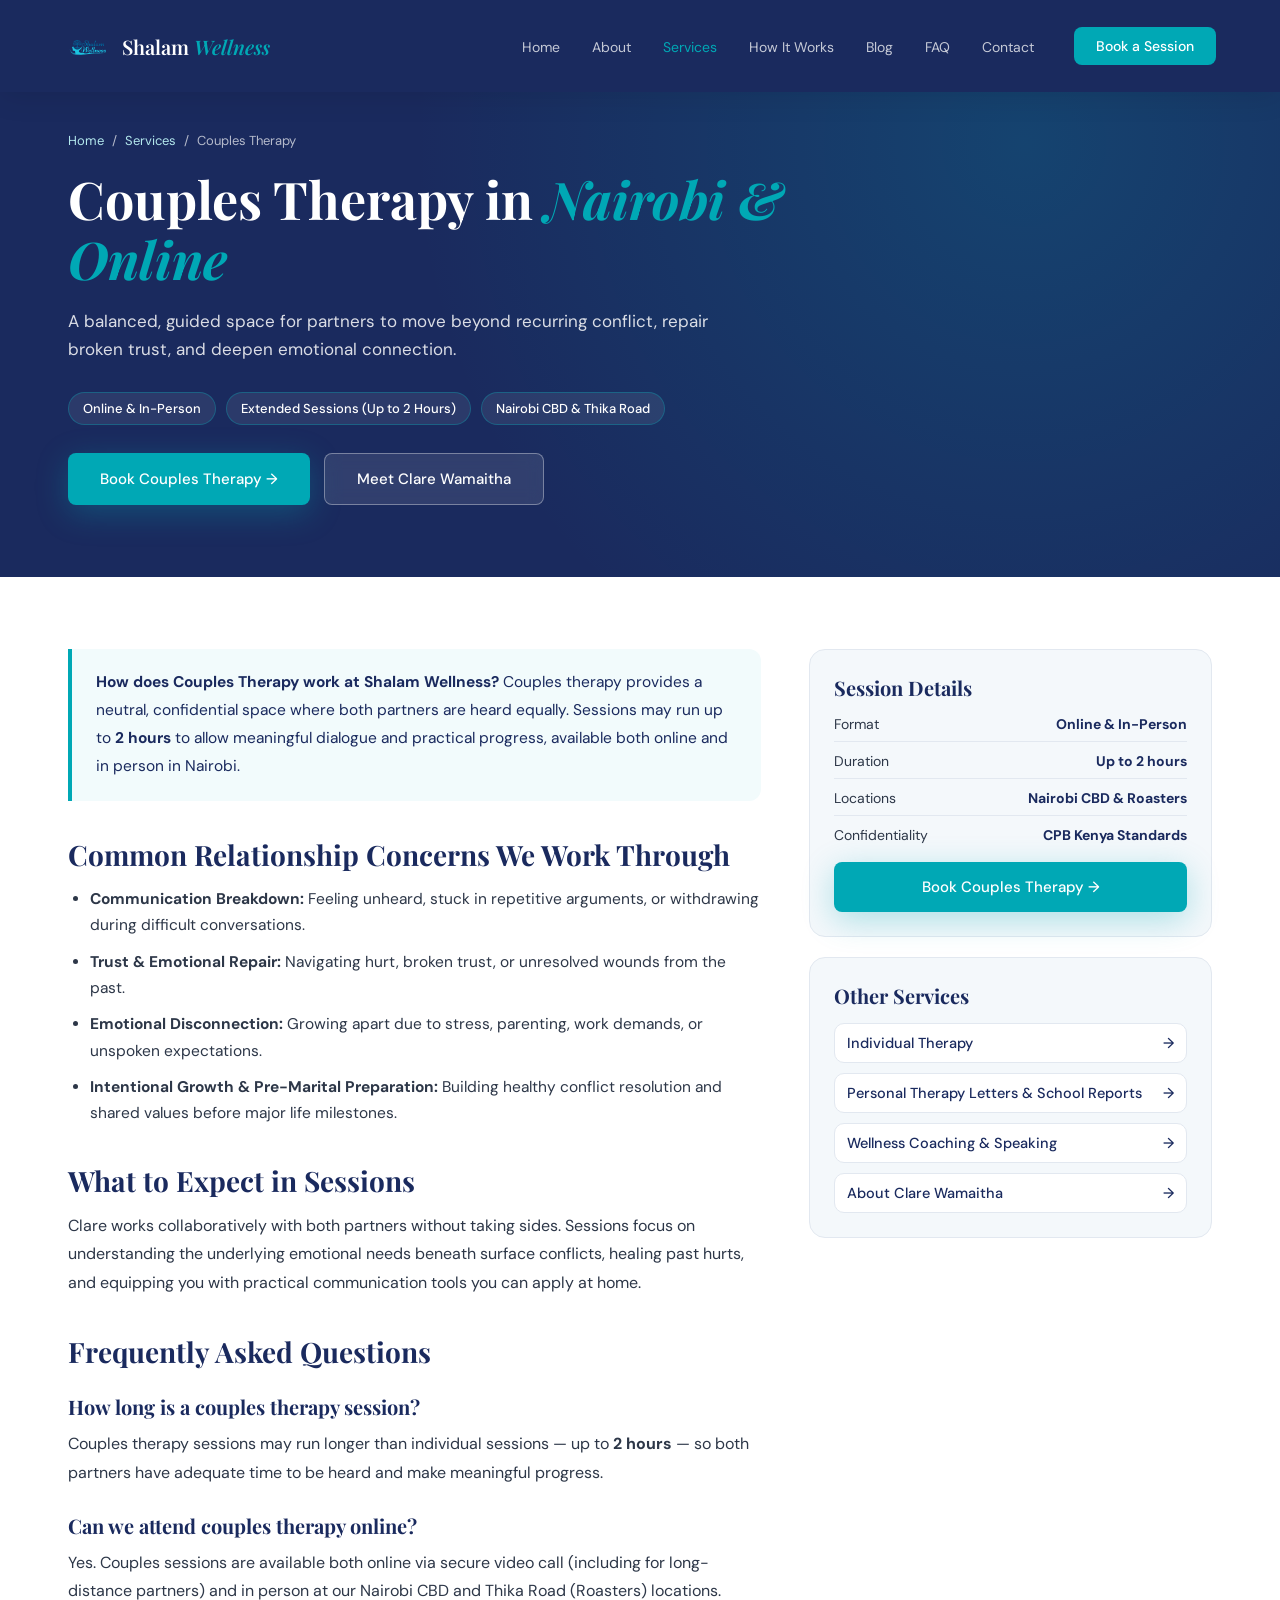
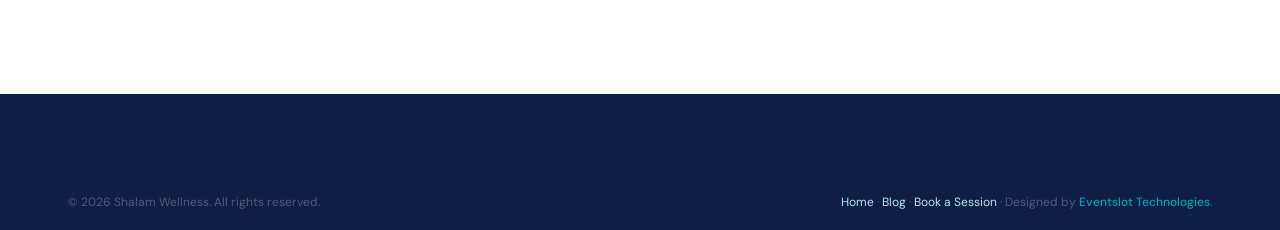
<file: couples-therapy.html>
<!DOCTYPE html>
<html lang="en">
<head>
  <meta charset="UTF-8" />
  <meta name="viewport" content="width=device-width, initial-scale=1.0"/>
  <title>Couples Therapy &amp; Relationship Counselling in Nairobi | Shalam Wellness</title>
  <meta name="description" content="Guided couples therapy in Nairobi (CBD &amp; Thika Road) and online. Rebuild trust, improve communication, resolve recurring conflict, and strengthen emotional connection with Clare Wamaitha."/>
  <link rel="canonical" href="https://www.shalamwellness.co.ke/couples-therapy.html"/>
  <meta property="og:type" content="website"/>
  <meta property="og:site_name" content="Shalam Wellness"/>
  <meta property="og:title" content="Couples Therapy &amp; Relationship Counselling in Nairobi | Shalam Wellness"/>
  <meta property="og:description" content="A safe, structured space for couples to rebuild trust, improve communication, and grow together intentionally — in Nairobi and online."/>
  <meta property="og:url" content="https://www.shalamwellness.co.ke/couples-therapy.html"/>
  <meta property="og:image" content="https://www.shalamwellness.co.ke/image/Clare-photo-1.jpeg"/>
  <meta name="twitter:card" content="summary_large_image"/>
  <link rel="icon" href="/favicon.ico" sizes="any"/>
  <link rel="icon" type="image/png" href="/image/favicon-48.png" sizes="48x48"/>
  <link rel="apple-touch-icon" href="/image/apple-touch-icon.png"/>
  <link rel="preconnect" href="https://fonts.googleapis.com"/>
  <link rel="preconnect" href="https://fonts.gstatic.com" crossorigin/>
  <link href="https://fonts.googleapis.com/css2?family=Playfair+Display:ital,wght@0,400;0,600;0,700;1,400;1,600&family=DM+Sans:ital,wght@0,300;0,400;0,500;0,600;1,300&display=swap" rel="stylesheet"/>
  <link rel="stylesheet" href="style.css"/>
  <link rel="stylesheet" href="service-page.css"/>
  <script type="application/ld+json">
  {
    "@context": "https://schema.org",
    "@graph": [
      {
        "@type": "Service",
        "@id": "https://www.shalamwellness.co.ke/couples-therapy.html#service",
        "name": "Couples Therapy",
        "serviceType": "Couples Counselling & Relationship Therapy",
        "description": "Structured, confidential couples therapy sessions in Nairobi and online helping partners improve communication, rebuild trust, and navigate relational challenges.",
        "provider": { "@id": "https://www.shalamwellness.co.ke/#organization" },
        "areaServed": [
          { "@type": "City", "name": "Nairobi" },
          { "@type": "Country", "name": "Kenya" }
        ]
      },
      {
        "@type": "BreadcrumbList",
        "itemListElement": [
          { "@type": "ListItem", "position": 1, "name": "Home", "item": "https://www.shalamwellness.co.ke/" },
          { "@type": "ListItem", "position": 2, "name": "Couples Therapy", "item": "https://www.shalamwellness.co.ke/couples-therapy.html" }
        ]
      }
    ]
  }
  </script>
</head>
<body>

  <nav class="navbar scrolled" id="navbar">
    <div class="container nav-inner">
      <a href="index.html" class="nav-logo">
        <img src="image/logo-web.png" alt="Shalam Wellness logo" class="nav-logo-img" width="40" height="40"/>
        <span class="logo-text">Shalam <em>Wellness</em></span>
      </a>
      <ul class="nav-links" id="navLinks">
        <li><a href="index.html">Home</a></li>
        <li><a href="about.html">About</a></li>
        <li><a href="index.html#services" style="color:var(--teal);">Services</a></li>
        <li><a href="index.html#process">How It Works</a></li>
        <li><a href="blog.html">Blog</a></li>
        <li><a href="index.html#faq">FAQ</a></li>
        <li><a href="index.html#contact">Contact</a></li>
      </ul>
      <a href="book.html?service=Couples%20Therapy" class="btn btn-nav">Book a Session</a>
      <button class="nav-toggle" id="navToggle" aria-label="Toggle menu"><span></span><span></span><span></span></button>
    </div>
  </nav>
  <div class="nav-overlay" id="navOverlay"></div>

  <header class="sp-hero">
    <div class="container">
      <nav class="sp-breadcrumb" aria-label="Breadcrumb">
        <a href="index.html">Home</a><span>/</span><a href="index.html#services">Services</a><span>/</span><span>Couples Therapy</span>
      </nav>
      <h1>Couples Therapy in <em>Nairobi &amp; Online</em></h1>
      <p class="sp-lead">A balanced, guided space for partners to move beyond recurring conflict, repair broken trust, and deepen emotional connection.</p>
      <div class="sp-meta-pills">
        <span class="sp-meta-pill">Online &amp; In-Person</span>
        <span class="sp-meta-pill">Extended Sessions (Up to 2 Hours)</span>
        <span class="sp-meta-pill">Nairobi CBD &amp; Thika Road</span>
      </div>
      <div class="sp-hero-actions">
        <a href="book.html?service=Couples%20Therapy" class="btn btn-primary">Book Couples Therapy →</a>
        <a href="about.html" class="btn btn-ghost">Meet Clare Wamaitha</a>
      </div>
    </div>
  </header>

  <main class="sp-body">
    <div class="container sp-grid">
      <article class="sp-article">
        <div class="sp-direct-answer">
          <p><strong>How does Couples Therapy work at Shalam Wellness?</strong> Couples therapy provides a neutral, confidential space where both partners are heard equally. Sessions may run up to <strong>2 hours</strong> to allow meaningful dialogue and practical progress, available both online and in person in Nairobi.</p>
        </div>

        <h2>Common Relationship Concerns We Work Through</h2>
        <ul>
          <li><strong>Communication Breakdown:</strong> Feeling unheard, stuck in repetitive arguments, or withdrawing during difficult conversations.</li>
          <li><strong>Trust &amp; Emotional Repair:</strong> Navigating hurt, broken trust, or unresolved wounds from the past.</li>
          <li><strong>Emotional Disconnection:</strong> Growing apart due to stress, parenting, work demands, or unspoken expectations.</li>
          <li><strong>Intentional Growth &amp; Pre-Marital Preparation:</strong> Building healthy conflict resolution and shared values before major life milestones.</li>
        </ul>

        <h2>What to Expect in Sessions</h2>
        <p>Clare works collaboratively with both partners without taking sides. Sessions focus on understanding the underlying emotional needs beneath surface conflicts, healing past hurts, and equipping you with practical communication tools you can apply at home.</p>

        <h2>Frequently Asked Questions</h2>
        <h3>How long is a couples therapy session?</h3>
        <p>Couples therapy sessions may run longer than individual sessions — up to <strong>2 hours</strong> — so both partners have adequate time to be heard and make meaningful progress.</p>

        <h3>Can we attend couples therapy online?</h3>
        <p>Yes. Couples sessions are available both online via secure video call (including for long-distance partners) and in person at our Nairobi CBD and Thika Road (Roasters) locations.</p>
      </article>

      <aside class="sp-sidebar">
        <div class="sp-side-card">
          <h3>Session Details</h3>
          <ul class="sp-fact-list">
            <li><span>Format</span><strong>Online &amp; In-Person</strong></li>
            <li><span>Duration</span><strong>Up to 2 hours</strong></li>
            <li><span>Locations</span><strong>Nairobi CBD &amp; Roasters</strong></li>
            <li><span>Confidentiality</span><strong>CPB Kenya Standards</strong></li>
          </ul>
          <a href="book.html?service=Couples%20Therapy" class="btn btn-primary" style="width:100%;justify-content:center;">Book Couples Therapy →</a>
        </div>

        <div class="sp-side-card">
          <h3>Other Services</h3>
          <ul class="sp-related-links">
            <li><a href="individual-therapy.html"><span>Individual Therapy</span><span>→</span></a></li>
            <li><a href="student-counselling.html"><span>Personal Therapy Letters &amp; School Reports</span><span>→</span></a></li>
            <li><a href="wellness-speaking.html"><span>Wellness Coaching &amp; Speaking</span><span>→</span></a></li>
            <li><a href="about.html"><span>About Clare Wamaitha</span><span>→</span></a></li>
          </ul>
        </div>
      </aside>
    </div>
  </main>

  <footer class="footer">
    <div class="footer-bottom" style="border-top:none;">
      <div class="container footer-bottom-inner">
        <p>© 2026 Shalam Wellness. All rights reserved.</p>
        <p>
          <a href="index.html" style="color:var(--light-teal);">Home</a> ·
          <a href="blog.html" style="color:var(--light-teal);">Blog</a> ·
          <a href="book.html" style="color:var(--light-teal);">Book a Session</a> ·
          Designed by <a href="https://www.eventsslot.com/" target="_blank" rel="noopener noreferrer" style="color:var(--teal);font-weight:500;">Eventslot Technologies</a>.
        </p>
      </div>
    </div>
  </footer>
  <script src="script.js"></script>
</body>
</html>
</file>
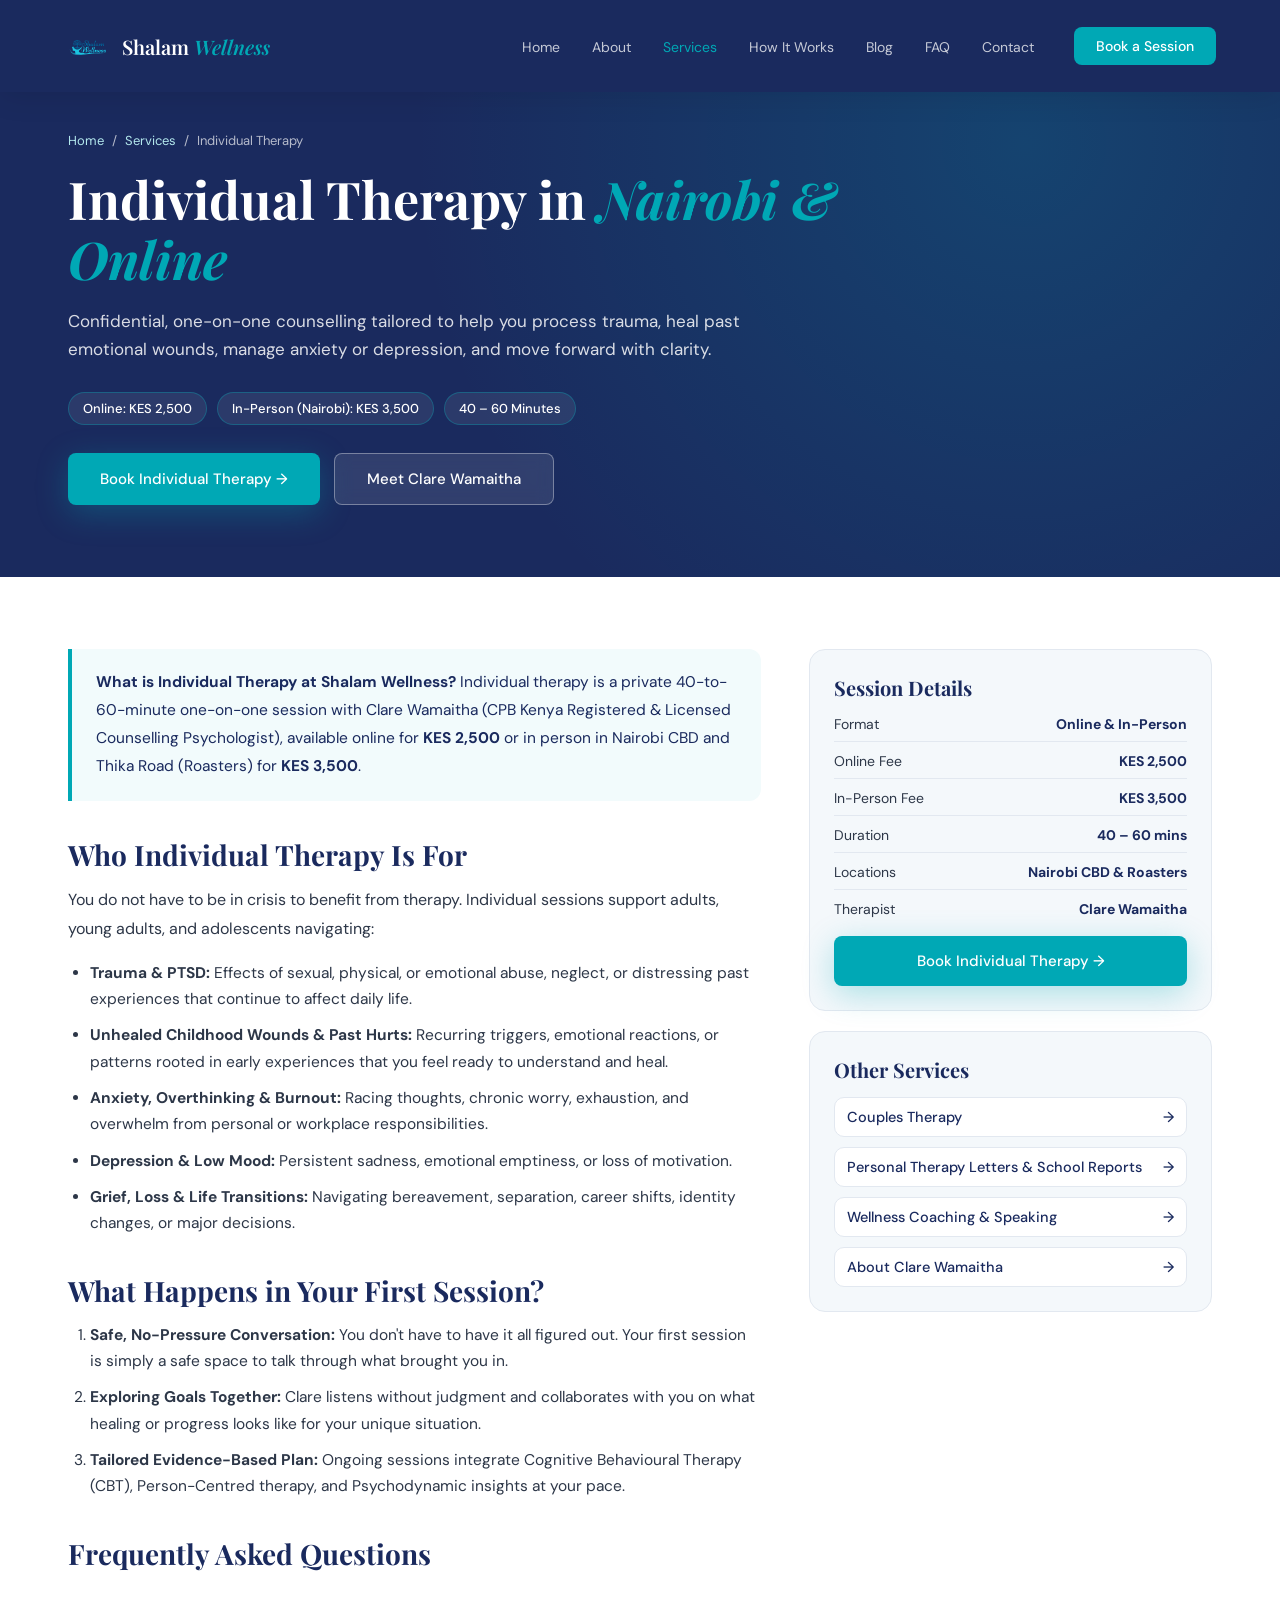
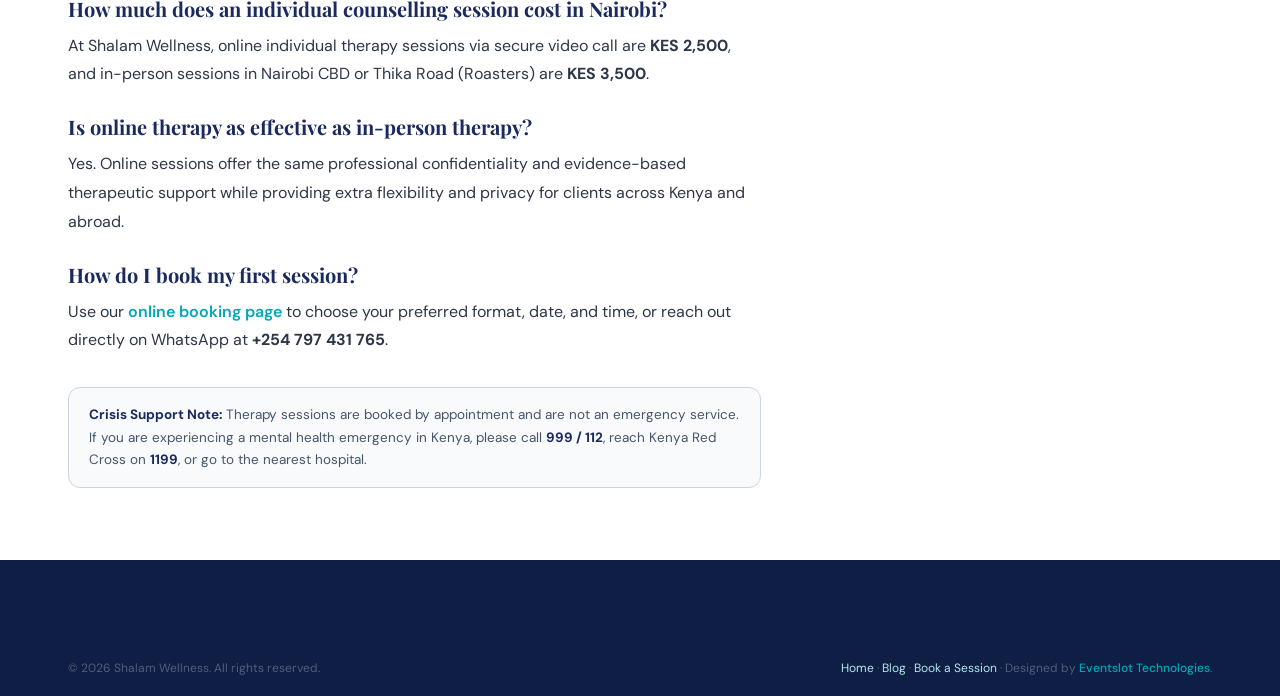
<file: individual-therapy.html>
<!DOCTYPE html>
<html lang="en">
<head>
  <meta charset="UTF-8" />
  <meta name="viewport" content="width=device-width, initial-scale=1.0"/>
  <title>Individual Therapy in Nairobi &amp; Online | Shalam Wellness</title>
  <meta name="description" content="Confidential one-on-one individual therapy in Nairobi (CBD &amp; Thika Road) and online across Kenya. Support for trauma, childhood wounds, anxiety, depression, grief &amp; burnout. KES 2,500 online / KES 3,500 in-person."/>
  <link rel="canonical" href="https://www.shalamwellness.co.ke/individual-therapy.html"/>
  <meta property="og:type" content="website"/>
  <meta property="og:site_name" content="Shalam Wellness"/>
  <meta property="og:title" content="Individual Therapy in Nairobi &amp; Online | Shalam Wellness"/>
  <meta property="og:description" content="One-on-one trauma-informed counselling with Clare Wamaitha, CPB Kenya Licensed Counselling Psychologist. Online (KES 2,500) &amp; In-Person (KES 3,500)."/>
  <meta property="og:url" content="https://www.shalamwellness.co.ke/individual-therapy.html"/>
  <meta property="og:image" content="https://www.shalamwellness.co.ke/image/Clare-photo-1.jpeg"/>
  <meta name="twitter:card" content="summary_large_image"/>
  <link rel="icon" href="/favicon.ico" sizes="any"/>
  <link rel="icon" type="image/png" href="/image/favicon-48.png" sizes="48x48"/>
  <link rel="apple-touch-icon" href="/image/apple-touch-icon.png"/>
  <link rel="preconnect" href="https://fonts.googleapis.com"/>
  <link rel="preconnect" href="https://fonts.gstatic.com" crossorigin/>
  <link href="https://fonts.googleapis.com/css2?family=Playfair+Display:ital,wght@0,400;0,600;0,700;1,400;1,600&family=DM+Sans:ital,wght@0,300;0,400;0,500;0,600;1,300&display=swap" rel="stylesheet"/>
  <link rel="stylesheet" href="style.css"/>
  <link rel="stylesheet" href="service-page.css"/>
  <script type="application/ld+json">
  {
    "@context": "https://schema.org",
    "@graph": [
      {
        "@type": "Service",
        "@id": "https://www.shalamwellness.co.ke/individual-therapy.html#service",
        "name": "Individual Therapy",
        "serviceType": "Individual Counselling & Psychotherapy",
        "description": "Confidential one-on-one counselling sessions for adults, youth, and adolescents navigating trauma, unhealed childhood wounds, anxiety, depression, grief, burnout, and life transitions.",
        "provider": { "@id": "https://www.shalamwellness.co.ke/#organization" },
        "areaServed": [
          { "@type": "City", "name": "Nairobi" },
          { "@type": "Country", "name": "Kenya" }
        ],
        "offers": [
          {
            "@type": "Offer",
            "name": "Online Individual Therapy Session",
            "price": "2500",
            "priceCurrency": "KES"
          },
          {
            "@type": "Offer",
            "name": "In-Person Individual Therapy Session (Nairobi)",
            "price": "3500",
            "priceCurrency": "KES"
          }
        ]
      },
      {
        "@type": "BreadcrumbList",
        "itemListElement": [
          { "@type": "ListItem", "position": 1, "name": "Home", "item": "https://www.shalamwellness.co.ke/" },
          { "@type": "ListItem", "position": 2, "name": "Individual Therapy", "item": "https://www.shalamwellness.co.ke/individual-therapy.html" }
        ]
      }
    ]
  }
  </script>
</head>
<body>

  <nav class="navbar scrolled" id="navbar">
    <div class="container nav-inner">
      <a href="index.html" class="nav-logo">
        <img src="image/logo-web.png" alt="Shalam Wellness logo" class="nav-logo-img" width="40" height="40"/>
        <span class="logo-text">Shalam <em>Wellness</em></span>
      </a>
      <ul class="nav-links" id="navLinks">
        <li><a href="index.html">Home</a></li>
        <li><a href="about.html">About</a></li>
        <li><a href="index.html#services" style="color:var(--teal);">Services</a></li>
        <li><a href="index.html#process">How It Works</a></li>
        <li><a href="blog.html">Blog</a></li>
        <li><a href="index.html#faq">FAQ</a></li>
        <li><a href="index.html#contact">Contact</a></li>
      </ul>
      <a href="book.html?service=Individual%20Therapy" class="btn btn-nav">Book a Session</a>
      <button class="nav-toggle" id="navToggle" aria-label="Toggle menu"><span></span><span></span><span></span></button>
    </div>
  </nav>
  <div class="nav-overlay" id="navOverlay"></div>

  <header class="sp-hero">
    <div class="container">
      <nav class="sp-breadcrumb" aria-label="Breadcrumb">
        <a href="index.html">Home</a><span>/</span><a href="index.html#services">Services</a><span>/</span><span>Individual Therapy</span>
      </nav>
      <h1>Individual Therapy in <em>Nairobi &amp; Online</em></h1>
      <p class="sp-lead">Confidential, one-on-one counselling tailored to help you process trauma, heal past emotional wounds, manage anxiety or depression, and move forward with clarity.</p>
      <div class="sp-meta-pills">
        <span class="sp-meta-pill">Online: KES 2,500</span>
        <span class="sp-meta-pill">In-Person (Nairobi): KES 3,500</span>
        <span class="sp-meta-pill">40 – 60 Minutes</span>
      </div>
      <div class="sp-hero-actions">
        <a href="book.html?service=Individual%20Therapy" class="btn btn-primary">Book Individual Therapy →</a>
        <a href="about.html" class="btn btn-ghost">Meet Clare Wamaitha</a>
      </div>
    </div>
  </header>

  <main class="sp-body">
    <div class="container sp-grid">
      <article class="sp-article">
        <div class="sp-direct-answer">
          <p><strong>What is Individual Therapy at Shalam Wellness?</strong> Individual therapy is a private 40-to-60-minute one-on-one session with Clare Wamaitha (CPB Kenya Registered &amp; Licensed Counselling Psychologist), available online for <strong>KES 2,500</strong> or in person in Nairobi CBD and Thika Road (Roasters) for <strong>KES 3,500</strong>.</p>
        </div>

        <h2>Who Individual Therapy Is For</h2>
        <p>You do not have to be in crisis to benefit from therapy. Individual sessions support adults, young adults, and adolescents navigating:</p>
        <ul>
          <li><strong>Trauma &amp; PTSD:</strong> Effects of sexual, physical, or emotional abuse, neglect, or distressing past experiences that continue to affect daily life.</li>
          <li><strong>Unhealed Childhood Wounds &amp; Past Hurts:</strong> Recurring triggers, emotional reactions, or patterns rooted in early experiences that you feel ready to understand and heal.</li>
          <li><strong>Anxiety, Overthinking &amp; Burnout:</strong> Racing thoughts, chronic worry, exhaustion, and overwhelm from personal or workplace responsibilities.</li>
          <li><strong>Depression &amp; Low Mood:</strong> Persistent sadness, emotional emptiness, or loss of motivation.</li>
          <li><strong>Grief, Loss &amp; Life Transitions:</strong> Navigating bereavement, separation, career shifts, identity changes, or major decisions.</li>
        </ul>

        <h2>What Happens in Your First Session?</h2>
        <ol>
          <li><strong>Safe, No-Pressure Conversation:</strong> You don't have to have it all figured out. Your first session is simply a safe space to talk through what brought you in.</li>
          <li><strong>Exploring Goals Together:</strong> Clare listens without judgment and collaborates with you on what healing or progress looks like for your unique situation.</li>
          <li><strong>Tailored Evidence-Based Plan:</strong> Ongoing sessions integrate Cognitive Behavioural Therapy (CBT), Person-Centred therapy, and Psychodynamic insights at your pace.</li>
        </ol>

        <h2>Frequently Asked Questions</h2>
        <h3>How much does an individual counselling session cost in Nairobi?</h3>
        <p>At Shalam Wellness, online individual therapy sessions via secure video call are <strong>KES 2,500</strong>, and in-person sessions in Nairobi CBD or Thika Road (Roasters) are <strong>KES 3,500</strong>.</p>

        <h3>Is online therapy as effective as in-person therapy?</h3>
        <p>Yes. Online sessions offer the same professional confidentiality and evidence-based therapeutic support while providing extra flexibility and privacy for clients across Kenya and abroad.</p>

        <h3>How do I book my first session?</h3>
        <p>Use our <a href="book.html?service=Individual%20Therapy" style="color:var(--teal);font-weight:600;">online booking page</a> to choose your preferred format, date, and time, or reach out directly on WhatsApp at <strong>+254 797 431 765</strong>.</p>

        <div class="crisis-notice">
          <strong>Crisis Support Note:</strong> Therapy sessions are booked by appointment and are not an emergency service. If you are experiencing a mental health emergency in Kenya, please call <strong>999 / 112</strong>, reach Kenya Red Cross on <strong>1199</strong>, or go to the nearest hospital.
        </div>
      </article>

      <aside class="sp-sidebar">
        <div class="sp-side-card">
          <h3>Session Details</h3>
          <ul class="sp-fact-list">
            <li><span>Format</span><strong>Online &amp; In-Person</strong></li>
            <li><span>Online Fee</span><strong>KES 2,500</strong></li>
            <li><span>In-Person Fee</span><strong>KES 3,500</strong></li>
            <li><span>Duration</span><strong>40 – 60 mins</strong></li>
            <li><span>Locations</span><strong>Nairobi CBD &amp; Roasters</strong></li>
            <li><span>Therapist</span><strong>Clare Wamaitha</strong></li>
          </ul>
          <a href="book.html?service=Individual%20Therapy" class="btn btn-primary" style="width:100%;justify-content:center;">Book Individual Therapy →</a>
        </div>

        <div class="sp-side-card">
          <h3>Other Services</h3>
          <ul class="sp-related-links">
            <li><a href="couples-therapy.html"><span>Couples Therapy</span><span>→</span></a></li>
            <li><a href="student-counselling.html"><span>Personal Therapy Letters &amp; School Reports</span><span>→</span></a></li>
            <li><a href="wellness-speaking.html"><span>Wellness Coaching &amp; Speaking</span><span>→</span></a></li>
            <li><a href="about.html"><span>About Clare Wamaitha</span><span>→</span></a></li>
          </ul>
        </div>
      </aside>
    </div>
  </main>

  <footer class="footer">
    <div class="footer-bottom" style="border-top:none;">
      <div class="container footer-bottom-inner">
        <p>© 2026 Shalam Wellness. All rights reserved.</p>
        <p>
          <a href="index.html" style="color:var(--light-teal);">Home</a> ·
          <a href="blog.html" style="color:var(--light-teal);">Blog</a> ·
          <a href="book.html" style="color:var(--light-teal);">Book a Session</a> ·
          Designed by <a href="https://www.eventsslot.com/" target="_blank" rel="noopener noreferrer" style="color:var(--teal);font-weight:500;">Eventslot Technologies</a>.
        </p>
      </div>
    </div>
  </footer>
  <script src="script.js"></script>
</body>
</html>
</file>
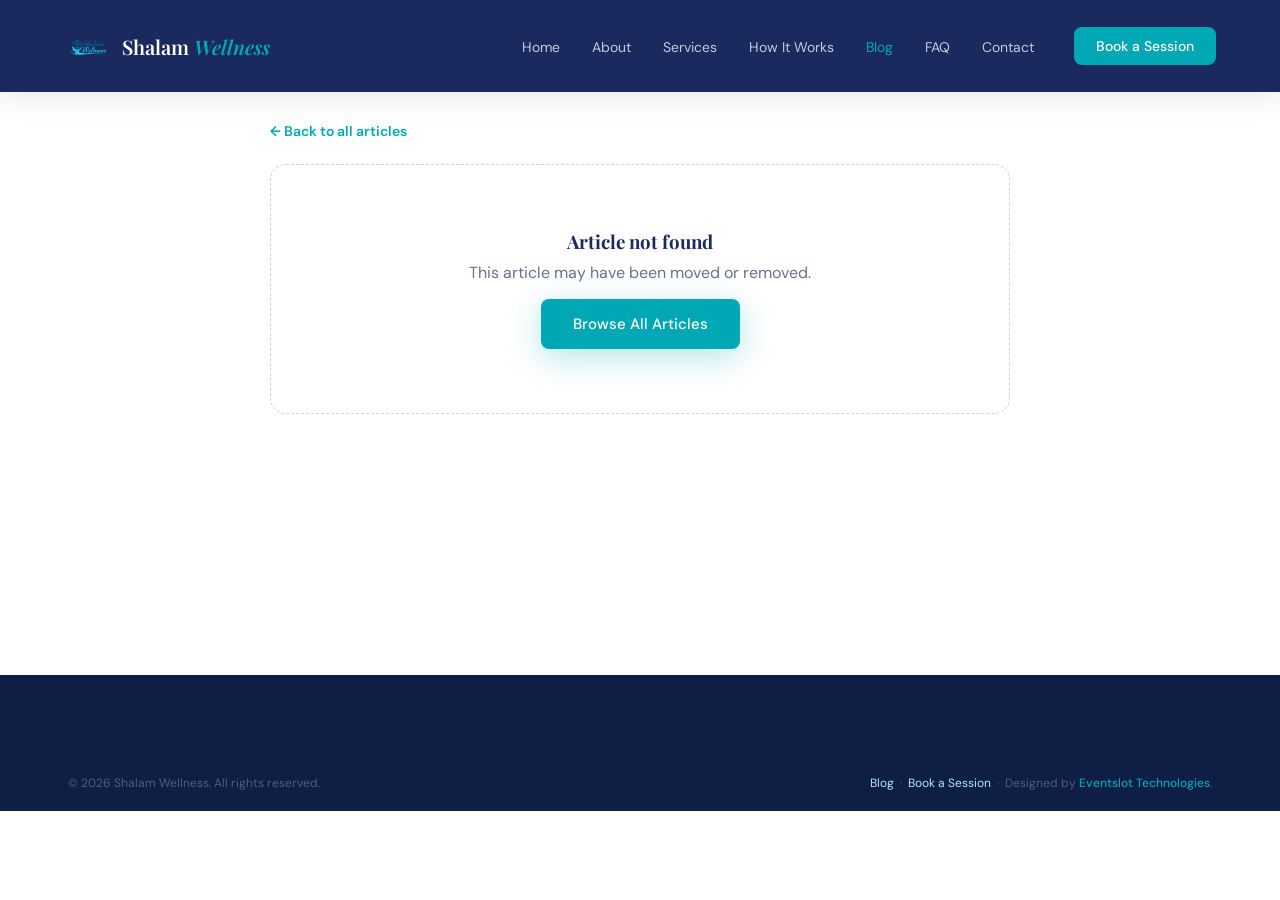
<file: post.html>
<!DOCTYPE html>
<html lang="en">
<head>
  <meta charset="UTF-8" />
  <meta name="viewport" content="width=device-width, initial-scale=1.0"/>
  <title>Mental Wellness Article | Shalam Wellness</title>
  <meta name="description" content="Read mental health and counselling insights from Clare Wamaitha at Shalam Wellness in Nairobi, Kenya."/>
  <link rel="icon" href="/favicon.ico" sizes="any"/>
  <link rel="icon" type="image/png" href="/image/favicon-48.png" sizes="48x48"/>
  <link rel="apple-touch-icon" href="/image/apple-touch-icon.png"/>
  <link rel="preconnect" href="https://fonts.googleapis.com"/>
  <link rel="preconnect" href="https://fonts.gstatic.com" crossorigin/>
  <link href="https://fonts.googleapis.com/css2?family=Playfair+Display:ital,wght@0,400;0,600;0,700;1,400;1,600&family=DM+Sans:ital,wght@0,300;0,400;0,500;0,600;1,300&display=swap" rel="stylesheet"/>
  <link rel="stylesheet" href="style.css"/>
  <link rel="stylesheet" href="blog.css"/>
</head>
<body>

  <!-- NAVBAR -->
  <nav class="navbar scrolled" id="navbar">
    <div class="container nav-inner">
      <a href="index.html" class="nav-logo">
        <img src="image/logo-web.png" alt="Shalam Wellness logo" class="nav-logo-img" width="40" height="40"/>
        <span class="logo-text">Shalam <em>Wellness</em></span>
      </a>
      <ul class="nav-links" id="navLinks">
        <li><a href="index.html#home">Home</a></li>
        <li><a href="index.html#about">About</a></li>
        <li><a href="index.html#services">Services</a></li>
        <li><a href="index.html#process">How It Works</a></li>
        <li><a href="blog.html" style="color:var(--teal);">Blog</a></li>
        <li><a href="index.html#faq">FAQ</a></li>
        <li><a href="index.html#contact">Contact</a></li>
      </ul>
      <a href="book.html" class="btn btn-nav">Book a Session</a>
      <button class="nav-toggle" id="navToggle" aria-label="Toggle menu">
        <span></span><span></span><span></span>
      </button>
    </div>
  </nav>
  <div class="nav-overlay" id="navOverlay"></div>

  <!-- ARTICLE DETAIL -->
  <main class="post-page-main">
    <article class="post-container" id="postArticle">
      <a href="blog.html" class="post-back-link">← Back to all articles</a>
      <div id="postContentArea">
        <p style="color:#64748b;">Loading article...</p>
      </div>
    </article>
  </main>

  <!-- FOOTER -->
  <footer class="footer">
    <div class="footer-bottom" style="border-top:none;">
      <div class="container footer-bottom-inner">
        <p>© 2026 Shalam Wellness. All rights reserved.</p>
        <p>
          <a href="blog.html" style="color:var(--light-teal);text-decoration:none;">Blog</a>
          &nbsp;·&nbsp;
          <a href="book.html" style="color:var(--light-teal);text-decoration:none;">Book a Session</a>
          &nbsp;·&nbsp; Designed by <a href="https://www.eventsslot.com/" target="_blank" rel="noopener noreferrer" style="color:var(--teal);text-decoration:none;font-weight:500;">Eventslot Technologies</a>.
        </p>
      </div>
    </div>
  </footer>

  <script src="blog-config.js"></script>
  <script src="blog.js"></script>
</body>
</html>
</file>
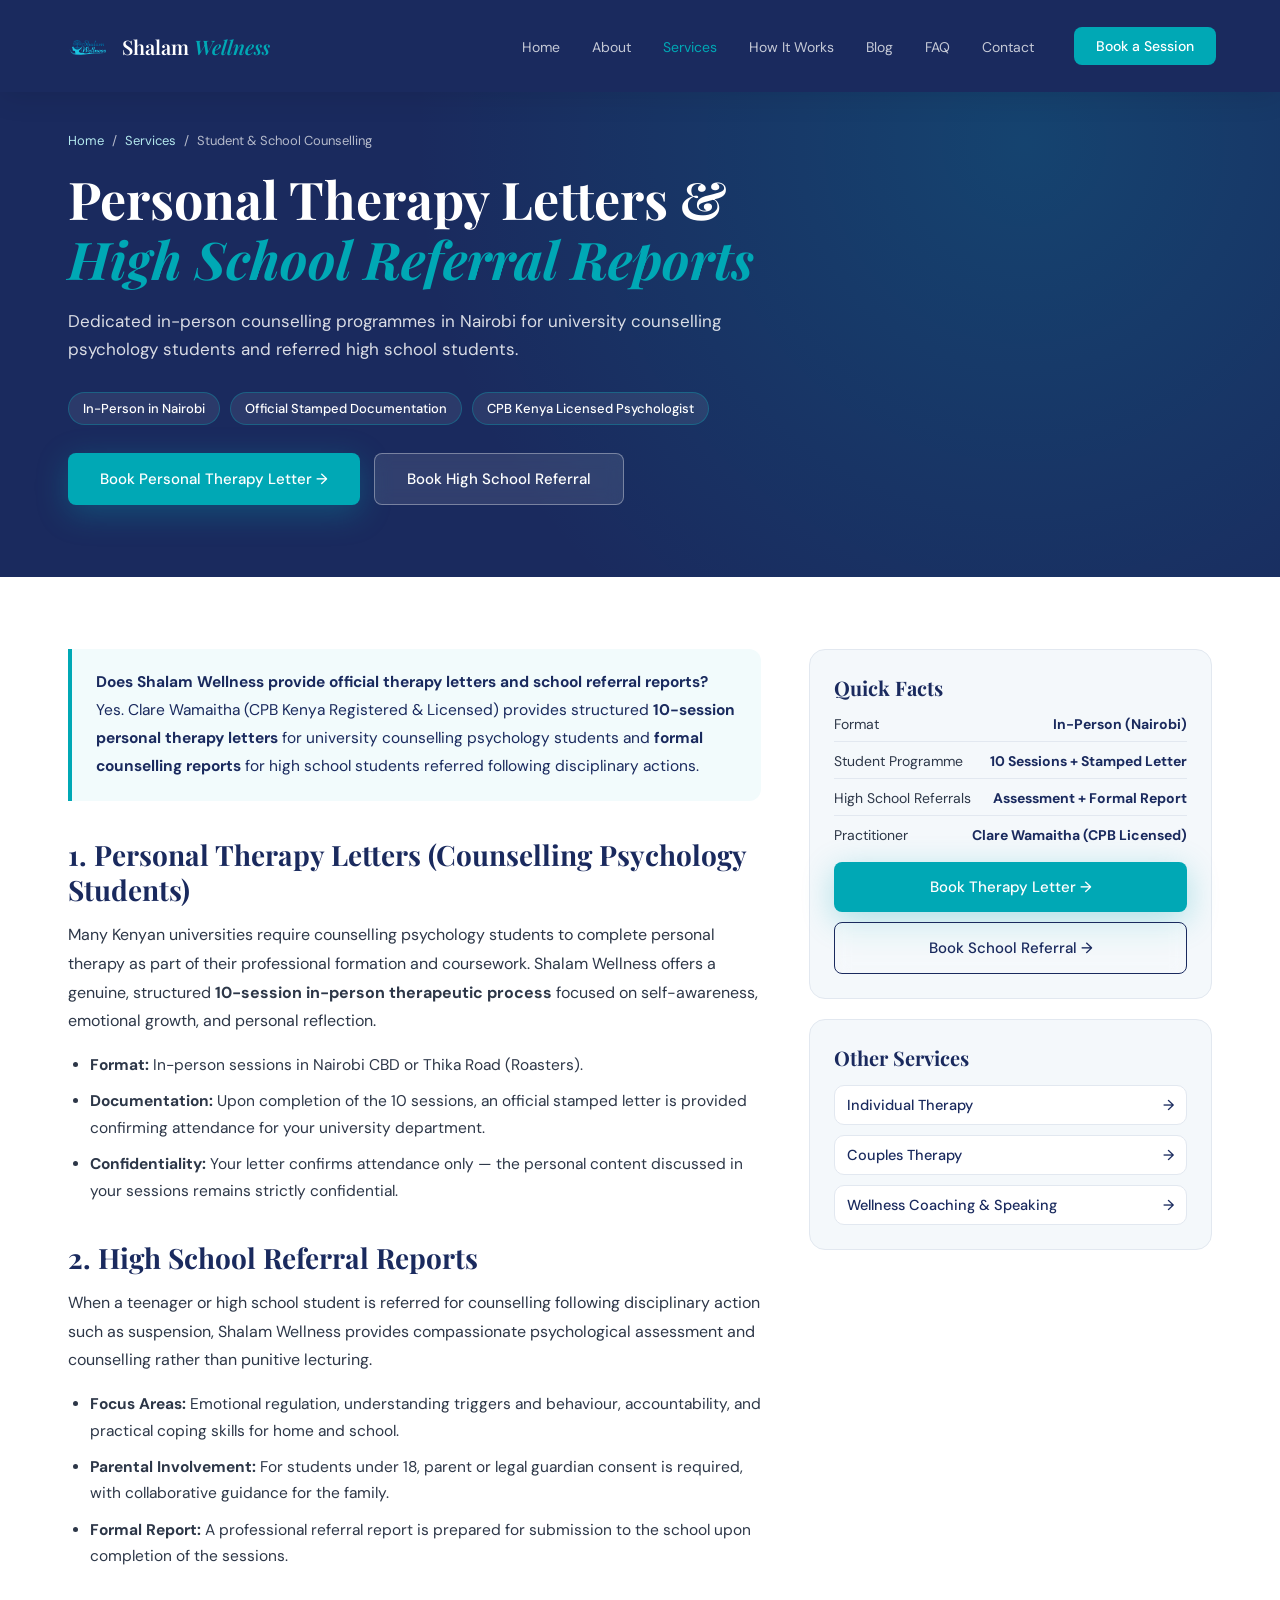
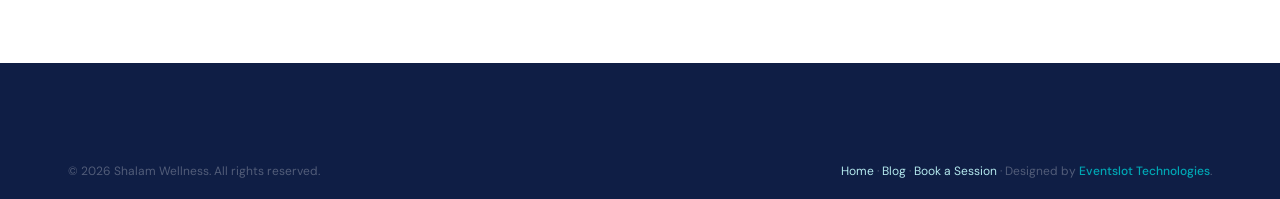
<file: student-counselling.html>
<!DOCTYPE html>
<html lang="en">
<head>
  <meta charset="UTF-8" />
  <meta name="viewport" content="width=device-width, initial-scale=1.0"/>
  <title>Personal Therapy Letters &amp; High School Referral Reports in Nairobi | Shalam Wellness</title>
  <meta name="description" content="Structured 10-session personal therapy letters for counselling psychology university students and formal high school referral counselling reports in Nairobi with CPB Kenya licensed psychologist Clare Wamaitha."/>
  <link rel="canonical" href="https://www.shalamwellness.co.ke/student-counselling.html"/>
  <meta property="og:type" content="website"/>
  <meta property="og:site_name" content="Shalam Wellness"/>
  <meta property="og:title" content="Personal Therapy Letters &amp; High School Referral Reports | Shalam Wellness"/>
  <meta property="og:description" content="10-session personal therapy letters for university counselling students and professional high school referral counselling reports in Nairobi."/>
  <meta property="og:url" content="https://www.shalamwellness.co.ke/student-counselling.html"/>
  <meta property="og:image" content="https://www.shalamwellness.co.ke/image/Clare-photo-2.jpeg"/>
  <meta name="twitter:card" content="summary_large_image"/>
  <link rel="icon" href="/favicon.ico" sizes="any"/>
  <link rel="icon" type="image/png" href="/image/favicon-48.png" sizes="48x48"/>
  <link rel="apple-touch-icon" href="/image/apple-touch-icon.png"/>
  <link rel="preconnect" href="https://fonts.googleapis.com"/>
  <link rel="preconnect" href="https://fonts.gstatic.com" crossorigin/>
  <link href="https://fonts.googleapis.com/css2?family=Playfair+Display:ital,wght@0,400;0,600;0,700;1,400;1,600&family=DM+Sans:ital,wght@0,300;0,400;0,500;0,600;1,300&display=swap" rel="stylesheet"/>
  <link rel="stylesheet" href="style.css"/>
  <link rel="stylesheet" href="service-page.css"/>
  <script type="application/ld+json">
  {
    "@context": "https://schema.org",
    "@graph": [
      {
        "@type": "Service",
        "@id": "https://www.shalamwellness.co.ke/student-counselling.html#service",
        "name": "Personal Therapy Letters & High School Referral Reports",
        "serviceType": "Student Counselling & Psychological Assessment",
        "description": "10-session personal therapy letters for counselling psychology students and high school referral counselling and formal reports in Nairobi.",
        "provider": { "@id": "https://www.shalamwellness.co.ke/#organization" },
        "areaServed": { "@type": "City", "name": "Nairobi" }
      },
      {
        "@type": "BreadcrumbList",
        "itemListElement": [
          { "@type": "ListItem", "position": 1, "name": "Home", "item": "https://www.shalamwellness.co.ke/" },
          { "@type": "ListItem", "position": 2, "name": "Student & School Counselling", "item": "https://www.shalamwellness.co.ke/student-counselling.html" }
        ]
      }
    ]
  }
  </script>
</head>
<body>

  <nav class="navbar scrolled" id="navbar">
    <div class="container nav-inner">
      <a href="index.html" class="nav-logo">
        <img src="image/logo-web.png" alt="Shalam Wellness logo" class="nav-logo-img" width="40" height="40"/>
        <span class="logo-text">Shalam <em>Wellness</em></span>
      </a>
      <ul class="nav-links" id="navLinks">
        <li><a href="index.html">Home</a></li>
        <li><a href="about.html">About</a></li>
        <li><a href="index.html#services" style="color:var(--teal);">Services</a></li>
        <li><a href="index.html#process">How It Works</a></li>
        <li><a href="blog.html">Blog</a></li>
        <li><a href="index.html#faq">FAQ</a></li>
        <li><a href="index.html#contact">Contact</a></li>
      </ul>
      <a href="book.html?service=Personal%20Therapy%20Letter" class="btn btn-nav">Book a Session</a>
      <button class="nav-toggle" id="navToggle" aria-label="Toggle menu"><span></span><span></span><span></span></button>
    </div>
  </nav>
  <div class="nav-overlay" id="navOverlay"></div>

  <header class="sp-hero">
    <div class="container">
      <nav class="sp-breadcrumb" aria-label="Breadcrumb">
        <a href="index.html">Home</a><span>/</span><a href="index.html#services">Services</a><span>/</span><span>Student &amp; School Counselling</span>
      </nav>
      <h1>Personal Therapy Letters &amp; <em>High School Referral Reports</em></h1>
      <p class="sp-lead">Dedicated in-person counselling programmes in Nairobi for university counselling psychology students and referred high school students.</p>
      <div class="sp-meta-pills">
        <span class="sp-meta-pill">In-Person in Nairobi</span>
        <span class="sp-meta-pill">Official Stamped Documentation</span>
        <span class="sp-meta-pill">CPB Kenya Licensed Psychologist</span>
      </div>
      <div class="sp-hero-actions">
        <a href="book.html?service=Personal%20Therapy%20Letter" class="btn btn-primary">Book Personal Therapy Letter →</a>
        <a href="book.html?service=High%20School%20Referral%20Report" class="btn btn-ghost">Book High School Referral</a>
      </div>
    </div>
  </header>

  <main class="sp-body">
    <div class="container sp-grid">
      <article class="sp-article">
        <div class="sp-direct-answer">
          <p><strong>Does Shalam Wellness provide official therapy letters and school referral reports?</strong> Yes. Clare Wamaitha (CPB Kenya Registered &amp; Licensed) provides structured <strong>10-session personal therapy letters</strong> for university counselling psychology students and <strong>formal counselling reports</strong> for high school students referred following disciplinary actions.</p>
        </div>

        <h2>1. Personal Therapy Letters (Counselling Psychology Students)</h2>
        <p>Many Kenyan universities require counselling psychology students to complete personal therapy as part of their professional formation and coursework. Shalam Wellness offers a genuine, structured <strong>10-session in-person therapeutic process</strong> focused on self-awareness, emotional growth, and personal reflection.</p>
        <ul>
          <li><strong>Format:</strong> In-person sessions in Nairobi CBD or Thika Road (Roasters).</li>
          <li><strong>Documentation:</strong> Upon completion of the 10 sessions, an official stamped letter is provided confirming attendance for your university department.</li>
          <li><strong>Confidentiality:</strong> Your letter confirms attendance only — the personal content discussed in your sessions remains strictly confidential.</li>
        </ul>

        <h2>2. High School Referral Reports</h2>
        <p>When a teenager or high school student is referred for counselling following disciplinary action such as suspension, Shalam Wellness provides compassionate psychological assessment and counselling rather than punitive lecturing.</p>
        <ul>
          <li><strong>Focus Areas:</strong> Emotional regulation, understanding triggers and behaviour, accountability, and practical coping skills for home and school.</li>
          <li><strong>Parental Involvement:</strong> For students under 18, parent or legal guardian consent is required, with collaborative guidance for the family.</li>
          <li><strong>Formal Report:</strong> A professional referral report is prepared for submission to the school upon completion of the sessions.</li>
        </ul>
      </article>

      <aside class="sp-sidebar">
        <div class="sp-side-card">
          <h3>Quick Facts</h3>
          <ul class="sp-fact-list">
            <li><span>Format</span><strong>In-Person (Nairobi)</strong></li>
            <li><span>Student Programme</span><strong>10 Sessions + Stamped Letter</strong></li>
            <li><span>High School Referrals</span><strong>Assessment + Formal Report</strong></li>
            <li><span>Practitioner</span><strong>Clare Wamaitha (CPB Licensed)</strong></li>
          </ul>
          <a href="book.html?service=Personal%20Therapy%20Letter" class="btn btn-primary" style="width:100%;justify-content:center;margin-bottom:10px;">Book Therapy Letter →</a>
          <a href="book.html?service=High%20School%20Referral%20Report" class="btn btn-ghost" style="width:100%;justify-content:center;color:var(--navy);border-color:var(--navy);">Book School Referral →</a>
        </div>

        <div class="sp-side-card">
          <h3>Other Services</h3>
          <ul class="sp-related-links">
            <li><a href="individual-therapy.html"><span>Individual Therapy</span><span>→</span></a></li>
            <li><a href="couples-therapy.html"><span>Couples Therapy</span><span>→</span></a></li>
            <li><a href="wellness-speaking.html"><span>Wellness Coaching &amp; Speaking</span><span>→</span></a></li>
          </ul>
        </div>
      </aside>
    </div>
  </main>

  <footer class="footer">
    <div class="footer-bottom" style="border-top:none;">
      <div class="container footer-bottom-inner">
        <p>© 2026 Shalam Wellness. All rights reserved.</p>
        <p>
          <a href="index.html" style="color:var(--light-teal);">Home</a> ·
          <a href="blog.html" style="color:var(--light-teal);">Blog</a> ·
          <a href="book.html" style="color:var(--light-teal);">Book a Session</a> ·
          Designed by <a href="https://www.eventsslot.com/" target="_blank" rel="noopener noreferrer" style="color:var(--teal);font-weight:500;">Eventslot Technologies</a>.
        </p>
      </div>
    </div>
  </footer>
  <script src="script.js"></script>
</body>
</html>
</file>
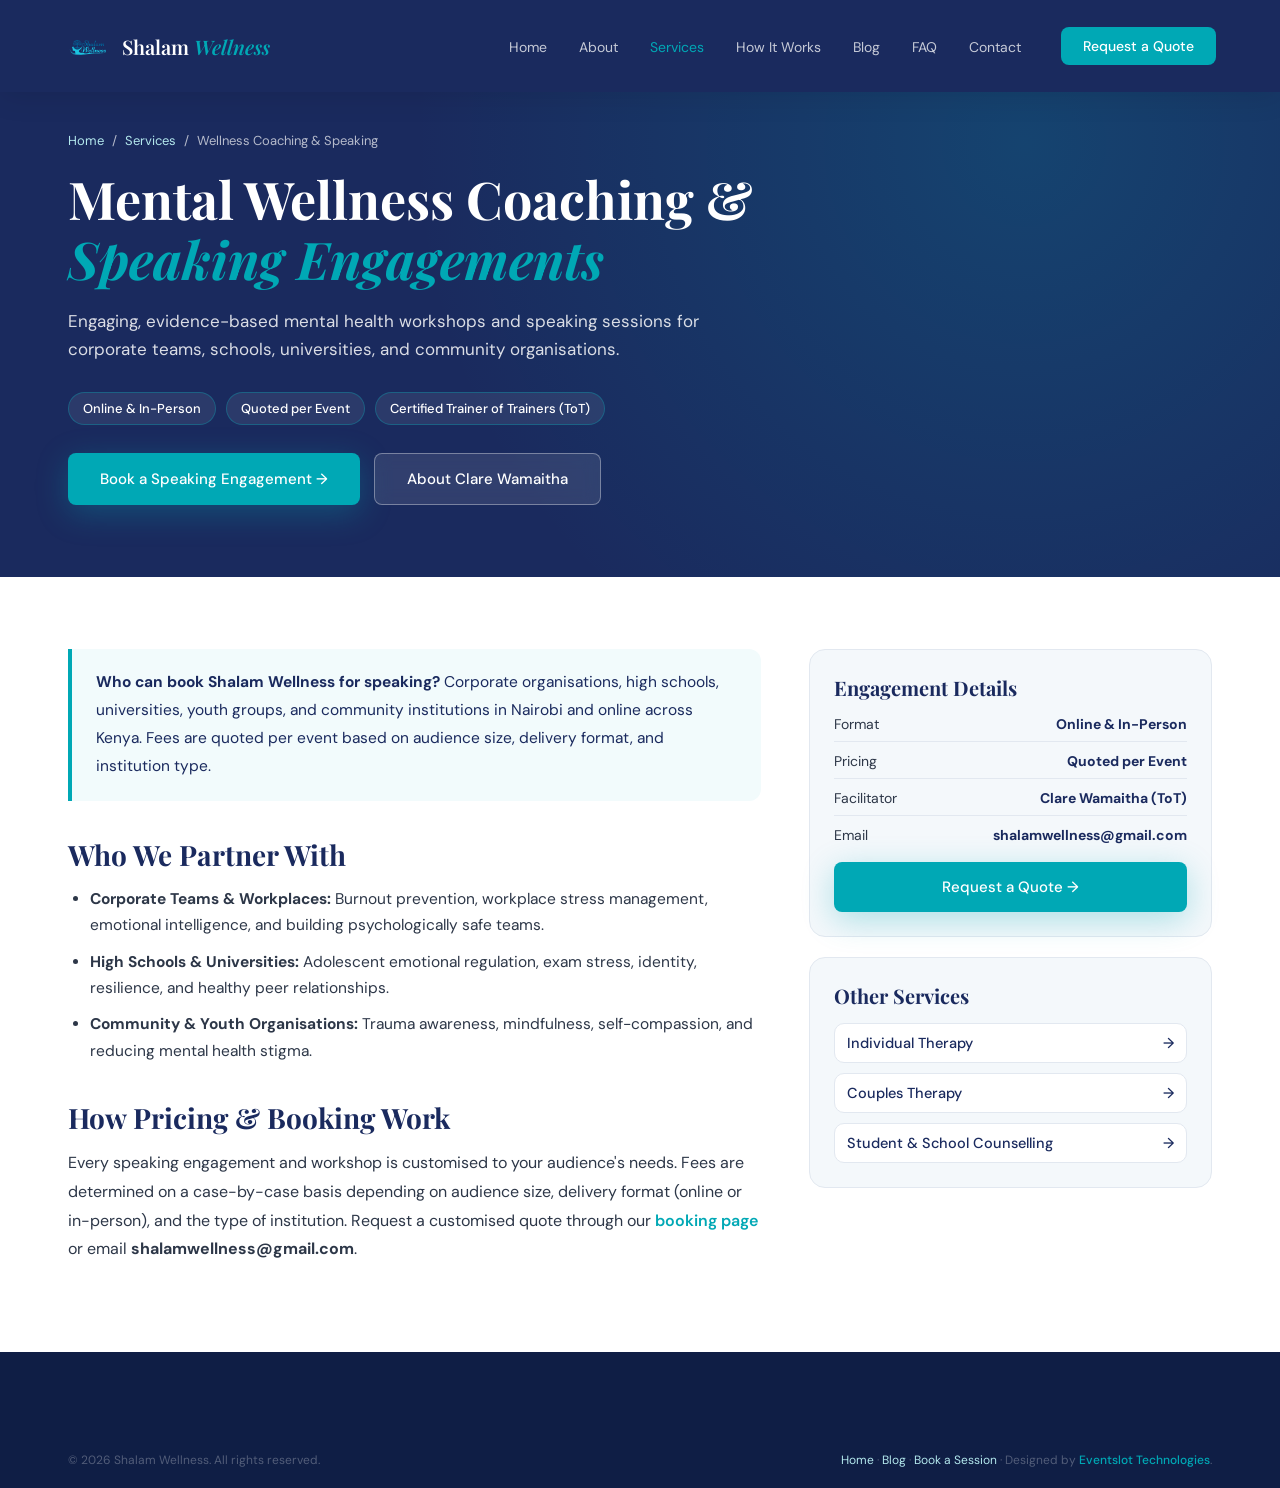
<file: wellness-speaking.html>
<!DOCTYPE html>
<html lang="en">
<head>
  <meta charset="UTF-8" />
  <meta name="viewport" content="width=device-width, initial-scale=1.0"/>
  <title>Mental Wellness Coaching &amp; Speaking Engagements in Kenya | Shalam Wellness</title>
  <meta name="description" content="Book Clare Wamaitha for corporate mental health talks, school wellness sessions, resilience workshops, and community speaking engagements in Nairobi and online across Kenya."/>
  <link rel="canonical" href="https://www.shalamwellness.co.ke/wellness-speaking.html"/>
  <meta property="og:type" content="website"/>
  <meta property="og:site_name" content="Shalam Wellness"/>
  <meta property="og:title" content="Mental Wellness Coaching &amp; Speaking Engagements | Shalam Wellness"/>
  <meta property="og:description" content="Customised mental health coaching and speaking sessions for organisations, corporate teams, schools, and community groups — online and in-person."/>
  <meta property="og:url" content="https://www.shalamwellness.co.ke/wellness-speaking.html"/>
  <meta property="og:image" content="https://www.shalamwellness.co.ke/image/Clare-photo-1.jpeg"/>
  <meta name="twitter:card" content="summary_large_image"/>
  <link rel="icon" href="/favicon.ico" sizes="any"/>
  <link rel="icon" type="image/png" href="/image/favicon-48.png" sizes="48x48"/>
  <link rel="apple-touch-icon" href="/image/apple-touch-icon.png"/>
  <link rel="preconnect" href="https://fonts.googleapis.com"/>
  <link rel="preconnect" href="https://fonts.gstatic.com" crossorigin/>
  <link href="https://fonts.googleapis.com/css2?family=Playfair+Display:ital,wght@0,400;0,600;0,700;1,400;1,600&family=DM+Sans:ital,wght@0,300;0,400;0,500;0,600;1,300&display=swap" rel="stylesheet"/>
  <link rel="stylesheet" href="style.css"/>
  <link rel="stylesheet" href="service-page.css"/>
  <script type="application/ld+json">
  {
    "@context": "https://schema.org",
    "@graph": [
      {
        "@type": "Service",
        "@id": "https://www.shalamwellness.co.ke/wellness-speaking.html#service",
        "name": "Wellness Coaching & Speaking Engagements",
        "serviceType": "Corporate Mental Health Speaking & Wellness Coaching",
        "description": "Customised mental wellness talks, corporate workshops, school sessions, and community speaking engagements by Clare Wamaitha.",
        "provider": { "@id": "https://www.shalamwellness.co.ke/#organization" },
        "areaServed": [
          { "@type": "City", "name": "Nairobi" },
          { "@type": "Country", "name": "Kenya" }
        ]
      },
      {
        "@type": "BreadcrumbList",
        "itemListElement": [
          { "@type": "ListItem", "position": 1, "name": "Home", "item": "https://www.shalamwellness.co.ke/" },
          { "@type": "ListItem", "position": 2, "name": "Wellness Coaching & Speaking", "item": "https://www.shalamwellness.co.ke/wellness-speaking.html" }
        ]
      }
    ]
  }
  </script>
</head>
<body>

  <nav class="navbar scrolled" id="navbar">
    <div class="container nav-inner">
      <a href="index.html" class="nav-logo">
        <img src="image/logo-web.png" alt="Shalam Wellness logo" class="nav-logo-img" width="40" height="40"/>
        <span class="logo-text">Shalam <em>Wellness</em></span>
      </a>
      <ul class="nav-links" id="navLinks">
        <li><a href="index.html">Home</a></li>
        <li><a href="about.html">About</a></li>
        <li><a href="index.html#services" style="color:var(--teal);">Services</a></li>
        <li><a href="index.html#process">How It Works</a></li>
        <li><a href="blog.html">Blog</a></li>
        <li><a href="index.html#faq">FAQ</a></li>
        <li><a href="index.html#contact">Contact</a></li>
      </ul>
      <a href="book.html?service=Wellness%20Coaching%20%2F%20Speaking" class="btn btn-nav">Request a Quote</a>
      <button class="nav-toggle" id="navToggle" aria-label="Toggle menu"><span></span><span></span><span></span></button>
    </div>
  </nav>
  <div class="nav-overlay" id="navOverlay"></div>

  <header class="sp-hero">
    <div class="container">
      <nav class="sp-breadcrumb" aria-label="Breadcrumb">
        <a href="index.html">Home</a><span>/</span><a href="index.html#services">Services</a><span>/</span><span>Wellness Coaching &amp; Speaking</span>
      </nav>
      <h1>Mental Wellness Coaching &amp; <em>Speaking Engagements</em></h1>
      <p class="sp-lead">Engaging, evidence-based mental health workshops and speaking sessions for corporate teams, schools, universities, and community organisations.</p>
      <div class="sp-meta-pills">
        <span class="sp-meta-pill">Online &amp; In-Person</span>
        <span class="sp-meta-pill">Quoted per Event</span>
        <span class="sp-meta-pill">Certified Trainer of Trainers (ToT)</span>
      </div>
      <div class="sp-hero-actions">
        <a href="book.html?service=Wellness%20Coaching%20%2F%20Speaking" class="btn btn-primary">Book a Speaking Engagement →</a>
        <a href="about.html" class="btn btn-ghost">About Clare Wamaitha</a>
      </div>
    </div>
  </header>

  <main class="sp-body">
    <div class="container sp-grid">
      <article class="sp-article">
        <div class="sp-direct-answer">
          <p><strong>Who can book Shalam Wellness for speaking?</strong> Corporate organisations, high schools, universities, youth groups, and community institutions in Nairobi and online across Kenya. Fees are quoted per event based on audience size, delivery format, and institution type.</p>
        </div>

        <h2>Who We Partner With</h2>
        <ul>
          <li><strong>Corporate Teams &amp; Workplaces:</strong> Burnout prevention, workplace stress management, emotional intelligence, and building psychologically safe teams.</li>
          <li><strong>High Schools &amp; Universities:</strong> Adolescent emotional regulation, exam stress, identity, resilience, and healthy peer relationships.</li>
          <li><strong>Community &amp; Youth Organisations:</strong> Trauma awareness, mindfulness, self-compassion, and reducing mental health stigma.</li>
        </ul>

        <h2>How Pricing &amp; Booking Work</h2>
        <p>Every speaking engagement and workshop is customised to your audience's needs. Fees are determined on a case-by-case basis depending on audience size, delivery format (online or in-person), and the type of institution. Request a customised quote through our <a href="book.html?service=Wellness%20Coaching%20%2F%20Speaking" style="color:var(--teal);font-weight:600;">booking page</a> or email <strong>shalamwellness@gmail.com</strong>.</p>
      </article>

      <aside class="sp-sidebar">
        <div class="sp-side-card">
          <h3>Engagement Details</h3>
          <ul class="sp-fact-list">
            <li><span>Format</span><strong>Online &amp; In-Person</strong></li>
            <li><span>Pricing</span><strong>Quoted per Event</strong></li>
            <li><span>Facilitator</span><strong>Clare Wamaitha (ToT)</strong></li>
            <li><span>Email</span><strong>shalamwellness@gmail.com</strong></li>
          </ul>
          <a href="book.html?service=Wellness%20Coaching%20%2F%20Speaking" class="btn btn-primary" style="width:100%;justify-content:center;">Request a Quote →</a>
        </div>

        <div class="sp-side-card">
          <h3>Other Services</h3>
          <ul class="sp-related-links">
            <li><a href="individual-therapy.html"><span>Individual Therapy</span><span>→</span></a></li>
            <li><a href="couples-therapy.html"><span>Couples Therapy</span><span>→</span></a></li>
            <li><a href="student-counselling.html"><span>Student &amp; School Counselling</span><span>→</span></a></li>
          </ul>
        </div>
      </aside>
    </div>
  </main>

  <footer class="footer">
    <div class="footer-bottom" style="border-top:none;">
      <div class="container footer-bottom-inner">
        <p>© 2026 Shalam Wellness. All rights reserved.</p>
        <p>
          <a href="index.html" style="color:var(--light-teal);">Home</a> ·
          <a href="blog.html" style="color:var(--light-teal);">Blog</a> ·
          <a href="book.html" style="color:var(--light-teal);">Book a Session</a> ·
          Designed by <a href="https://www.eventsslot.com/" target="_blank" rel="noopener noreferrer" style="color:var(--teal);font-weight:500;">Eventslot Technologies</a>.
        </p>
      </div>
    </div>
  </footer>
  <script src="script.js"></script>
</body>
</html>
</file>
<file: style.css>
/* ============================================
   SHALAM WELLNESS — style.css
   Premium Mental Wellness Website
   ============================================ */

/* === RESET & VARIABLES === */
*, *::before, *::after { box-sizing: border-box; margin: 0; padding: 0; }

:root {
  --navy:       #1a2a5e;
  --navy-deep:  #0f1e45;
  --teal:       #00a8b5;
  --teal-dark:  #008a96;
  --mid-blue:   #2d6fa3;
  --light-teal: #b3e8ed;
  --off-white:  #f4f8fb;
  --white:      #ffffff;
  --charcoal:   #2d3748;
  --grey:       #718096;
  --border:     #e2e8f0;
  --font-display: 'Playfair Display', Georgia, serif;
  --font-body:    'DM Sans', system-ui, sans-serif;
  --r-sm:  8px;
  --r-md:  16px;
  --r-lg:  24px;
  --r-xl:  32px;
  --shadow-soft: 0 4px 24px rgba(26,42,94,0.09);
  --shadow-deep: 0 20px 60px rgba(26,42,94,0.18);
  --shadow-teal: 0 8px 32px rgba(0,168,181,0.30);
  --transition: all 0.4s cubic-bezier(0.25,0.46,0.45,0.94);
}

html { scroll-behavior: smooth; font-size: 16px; overflow-x: clip; }
body {
  font-family: var(--font-body);
  color: var(--charcoal);
  background: var(--white);
  overflow-x: hidden;
  -webkit-font-smoothing: antialiased;
}
img { display: block; width: 100%; height: 100%; object-fit: cover; }
a { text-decoration: none; color: inherit; }
section { padding: 110px 0; }
.container { max-width: 1140px; margin: 0 auto; padding: 0 28px; }

/* === TYPOGRAPHY === */
.section-label {
  display: inline-block;
  color: var(--teal);
  font-size: 12px;
  letter-spacing: 3px;
  text-transform: uppercase;
  font-weight: 500;
  margin-bottom: 16px;
}
.section-title {
  font-family: var(--font-display);
  font-size: clamp(32px, 4vw, 48px);
  color: var(--navy);
  line-height: 1.15;
  font-weight: 600;
}
.section-title em { font-style: italic; color: var(--teal); }
.section-sub {
  color: var(--grey);
  font-size: 17px;
  line-height: 1.7;
  max-width: 540px;
  margin: 16px auto 0;
  text-align: center;
}
.section-header { text-align: center; margin-bottom: 64px; }

/* === BUTTONS === */
.btn {
  display: inline-flex;
  align-items: center;
  gap: 8px;
  padding: 15px 32px;
  border-radius: var(--r-sm);
  font-family: var(--font-body);
  font-size: 15px;
  font-weight: 500;
  transition: var(--transition);
  cursor: pointer;
  border: none;
}
.btn-primary {
  background: var(--teal);
  color: var(--white);
  box-shadow: var(--shadow-teal);
}
.btn-primary:hover { background: var(--teal-dark); transform: translateY(-3px); box-shadow: 0 12px 40px rgba(0,168,181,0.45); }
.btn-primary .btn-arrow { transition: var(--transition); }
.btn-primary:hover .btn-arrow { transform: translateX(4px); }
.btn-ghost {
  background: rgba(255,255,255,0.1);
  color: var(--white);
  border: 1.5px solid rgba(255,255,255,0.35);
  backdrop-filter: blur(8px);
}
.btn-ghost:hover { background: rgba(255,255,255,0.18); border-color: white; }
.btn-white {
  background: white;
  color: var(--navy);
  font-weight: 600;
}
.btn-white:hover { transform: translateY(-3px); box-shadow: 0 12px 32px rgba(0,0,0,0.15); }
.btn-white-solid {
  background: white;
  color: var(--navy);
  font-weight: 600;
  padding: 17px 40px;
  font-size: 16px;
}
.btn-white-solid:hover { transform: translateY(-3px); box-shadow: 0 14px 36px rgba(0,0,0,0.2); }
.btn-ghost-white {
  border: 2px solid rgba(255,255,255,0.5);
  color: white;
  padding: 17px 40px;
  font-size: 16px;
  background: transparent;
}
.btn-ghost-white:hover { border-color: white; background: rgba(255,255,255,0.1); }
.btn-nav {
  background: var(--teal);
  color: white;
  padding: 10px 22px;
  border-radius: var(--r-sm);
  font-size: 14px;
  font-weight: 500;
  transition: var(--transition);
}
.btn-nav:hover { background: white; color: var(--navy); }

.navbar {
  position: fixed;
  top: 0;
  width: 100%;
  z-index: 1000;
  padding: 22px 0;
  background: var(--navy);
  box-shadow: 0 4px 30px rgba(0,0,0,0.10);
  transition: none;
}
.navbar.scrolled {
  background: var(--navy);
  box-shadow: 0 4px 30px rgba(0,0,0,0.10);
  padding: 22px 0;
  backdrop-filter: none;
  -webkit-backdrop-filter: none;
}
.nav-inner {
  display: flex;
  align-items: center;
  gap: 40px;
  padding: 0 24px;
}
.nav-logo {
  display: flex;
  align-items: center;
  gap: 10px;
  flex-shrink: 0;
}
.nav-logo-img {
  height: 48px;
  width: auto;
  object-fit: contain;
}
.footer-logo-img {
  height: 52px;
  width: auto;
  object-fit: contain;
}
.logo-text {
  font-family: var(--font-display);
  font-size: 20px;
  color: white;
  font-weight: 600;
}
.logo-text em { color: var(--teal); font-style: italic; }
.nav-links {
  display: flex;
  list-style: none;
  gap: 32px;
  margin-left: auto;
}
.nav-links a {
  color: rgba(255,255,255,0.75);
  font-size: 14px;
  font-weight: 400;
  position: relative;
  transition: var(--transition);
}
.nav-links a::after {
  content: '';
  position: absolute;
  bottom: -3px; left: 0;
  width: 0; height: 1.5px;
  background: var(--teal);
  transition: var(--transition);
}
.nav-links a:hover { color: white; }
.nav-links a:hover::after { width: 100%; }
.nav-links a.active {
  color: var(--teal);
}
.nav-links a.active::after {
  width: 100%;
  background: var(--teal);
}

/* === MOBILE HAMBURGER — desktop: hidden === */
.nav-toggle {
  display: none;
  flex-direction: column;
  justify-content: center;
  align-items: center;
  width: 39px;
  height: 39px;
  background: rgba(255,255,255,0.08);
  border: 1px solid rgba(255,255,255,0.15);
  border-radius: 8px;
  cursor: pointer;
  padding: 0;
  margin-left: auto;
  flex-shrink: 0;
  gap: 5px;
}
.nav-toggle span {
  display: block;
  width: 22px;
  height: 2px;
  background: white;
  border-radius: 2px;
  transition: var(--transition);
}

/* === MOBILE NAV — ≤ 900px === */
@media (max-width: 900px) {
  .nav-toggle {
    display: flex;
    z-index: 1300;
  }
  .nav-toggle.active span:nth-child(1) { transform: translateY(7px) rotate(45deg); }
  .nav-toggle.active span:nth-child(2) { opacity: 0; }
  .nav-toggle.active span:nth-child(3) { transform: translateY(-7px) rotate(-45deg); }

  .btn-nav { display: none; }

  .nav-links {
    position: fixed;
    top: 0; right: 0;
    height: 100vh;
    width: 280px;
    background: var(--navy);
    flex-direction: column;
    align-items: flex-start;
    gap: 0;
    margin-left: 0;
    padding: 90px 32px 40px;
    transform: translateX(100%);
    transition: transform 0.35s cubic-bezier(0.4, 0, 0.2, 1);
    box-shadow: -8px 0 40px rgba(0,0,0,0.35);
    border-left: 1px solid rgba(255,255,255,0.08);
    z-index: 1200;
  }
  body.nav-open .nav-links { transform: translateX(0); }

  .nav-links li { width: 100%; }
  .nav-links a {
    font-size: 18px;
    color: rgba(255,255,255,0.85);
    padding: 16px 0;
    display: block;
    border-bottom: 1px solid rgba(255,255,255,0.07);
  }
  .nav-links a:hover { color: var(--teal); }
}

/* === HERO === */
.hero {
  min-height: 100vh;
  background: var(--navy);
  display: flex;
  align-items: center;
  position: relative;
  overflow: hidden;
  padding-top: 90px;
}
.hero-bg-shapes { position: absolute; inset: 0; pointer-events: none; z-index: 0; }
.shape {
  position: absolute;
  border-radius: 50%;
}
.shape-1 {
  width: 600px; height: 600px;
  top: -200px; right: -100px;
  background: radial-gradient(circle, rgba(0,168,181,0.12) 0%, transparent 70%);
}
.shape-2 {
  width: 400px; height: 400px;
  bottom: -100px; left: -100px;
  background: radial-gradient(circle, rgba(45,111,163,0.15) 0%, transparent 70%);
}
.shape-3 {
  width: 200px; height: 200px;
  top: 30%; left: 35%;
  background: radial-gradient(circle, rgba(0,168,181,0.06) 0%, transparent 70%);
}
.hero-inner {
  display: grid;
  grid-template-columns: 1.1fr 0.9fr;
  align-items: center;
  gap: 80px;
  position: relative;
  z-index: 1;
}
.hero-content { padding: 40px 0; }
.badge {
  display: inline-block;
  background: rgba(0,168,181,0.18);
  color: var(--light-teal);
  padding: 8px 18px;
  border-radius: 50px;
  font-size: 12.5px;
  border: 1px solid rgba(0,168,181,0.35);
  margin-bottom: 28px;
  letter-spacing: 0.3px;
}
.hero-title {
  font-family: var(--font-display);
  font-size: clamp(46px, 5.5vw, 72px);
  color: white;
  line-height: 1.08;
  margin-bottom: 24px;
  font-weight: 700;
}
.hero-title em { color: var(--teal); font-style: italic; }
.hero-sub {
  color: rgba(179,232,237,0.85);
  font-size: 17px;
  line-height: 1.75;
  max-width: 440px;
  margin-bottom: 40px;
}
.hero-ctas { display: flex; gap: 16px; flex-wrap: wrap; margin-bottom: 48px; }
.hero-trust { display: flex; gap: 28px; flex-wrap: wrap; }
.trust-item {
  display: flex;
  align-items: center;
  gap: 8px;
  color: rgba(255,255,255,0.55);
  font-size: 13px;
}
.trust-dot {
  width: 6px; height: 6px;
  border-radius: 50%;
  background: var(--teal);
  flex-shrink: 0;
}

/* Hero Visual */
.hero-visual { position: relative; }
.hero-img-scene {
  position: relative;
  perspective: 1200px;
}
.hero-img-card {
  width: 100%;
  aspect-ratio: 5/6;
  border-radius: var(--r-lg);
  overflow: hidden;
  transform: rotateY(-6deg) rotateX(3deg);
  box-shadow: var(--shadow-deep), 0 0 80px rgba(0,168,181,0.15);
  transition: transform 0.8s cubic-bezier(0.25,0.46,0.45,0.94);
  background: rgba(255,255,255,0.04);
  border: 1px solid rgba(255,255,255,0.1);
  position: relative;
}
.hero-img-card:hover { transform: rotateY(0deg) rotateX(0deg); }
.hero-photo { object-fit: cover; object-position: top center; width: 100%; height: 100%; }
.hero-img-overlay {
  position: absolute;
  inset: 0;
  background: linear-gradient(to top, rgba(26,42,94,0.5) 0%, transparent 50%);
  pointer-events: none;
}
.img-placeholder { display: flex; align-items: center; justify-content: center; }
.img-placeholder-content {
  display: flex;
  flex-direction: column;
  align-items: center;
  gap: 12px;
  color: rgba(255,255,255,0.4);
  font-size: 14px;
  text-align: center;
}
.img-placeholder-content span { font-size: 12px; opacity: 0.6; }

.float-card {
  position: absolute;
  background: rgba(255,255,255,0.10);
  backdrop-filter: blur(20px);
  -webkit-backdrop-filter: blur(20px);
  border: 1px solid rgba(255,255,255,0.18);
  border-radius: var(--r-md);
  padding: 14px 18px;
  color: white;
  font-size: 13px;
  display: flex;
  align-items: center;
  gap: 12px;
  z-index: 2;
}
.float-card strong { display: block; font-size: 15px; font-weight: 600; }
.float-card span { color: rgba(255,255,255,0.6); font-size: 12px; }
.float-icon { font-size: 20px; }
.float-card-1 {
  bottom: 28px;
  left: -36px;
  animation: floatY 4s ease-in-out infinite;
}
.float-card-2 {
  bottom: 80px;
  right: -28px;
  animation: floatY 4s ease-in-out infinite 2s;
}
@keyframes floatY {
  0%, 100% { transform: translateY(0px); }
  50% { transform: translateY(-10px); }
}
.hero-ring {
  position: absolute;
  border-radius: 50%;
  border: 1px solid rgba(0,168,181,0.2);
  pointer-events: none;
}
.hero-ring-1 { width: 300px; height: 300px; top: -60px; right: -60px; animation: pulse 6s ease-in-out infinite; }
.hero-ring-2 { width: 200px; height: 200px; bottom: -40px; left: -40px; animation: pulse 6s ease-in-out infinite 2s; border-color: rgba(45,111,163,0.2); }
@keyframes pulse {
  0%, 100% { transform: scale(1); opacity: 0.5; }
  50% { transform: scale(1.05); opacity: 1; }
}
.hero-scroll-hint {
  position: absolute;
  bottom: 32px;
  left: 50%;
  transform: translateX(-50%);
  display: flex;
  flex-direction: column;
  align-items: center;
  gap: 8px;
  color: rgba(255,255,255,0.35);
  font-size: 11px;
  letter-spacing: 2px;
  text-transform: uppercase;
  z-index: 2;
}
.scroll-line {
  width: 1px;
  height: 40px;
  background: linear-gradient(to bottom, rgba(0,168,181,0.6), transparent);
  animation: scrollPulse 2s ease-in-out infinite;
}
@keyframes scrollPulse {
  0%, 100% { opacity: 0.4; transform: scaleY(1); }
  50% { opacity: 1; transform: scaleY(1.2); }
}



/* === ABOUT === */
.about { background: var(--white); overflow: hidden; }
.about-inner {
  display: grid;
  grid-template-columns: 0.9fr 1.1fr;
  gap: 88px;
  align-items: center;
}
.about-img-wrap { position: relative; margin-bottom: 24px; }
.about-img-frame {
  width: 100%;
  aspect-ratio: 4/5;
  border-radius: var(--r-lg);
  overflow: hidden;
  box-shadow: var(--shadow-deep);
  position: relative;
  background: var(--off-white);
}
.about-img-frame img { object-position: top center; }
.about-img-deco {
  position: absolute;
  inset: -14px;
  border-radius: calc(var(--r-lg) + 14px);
  border: 1.5px solid rgba(0,168,181,0.3);
  pointer-events: none;
  z-index: -1;
}
.cred-card {
  background: rgba(26,42,94,0.05);
  border-radius: var(--r-md);
  padding: 18px;
  display: flex;
  flex-wrap: wrap;
  gap: 8px;
}
.badge-pill {
  background: var(--teal);
  color: white;
  padding: 6px 14px;
  border-radius: 50px;
  font-size: 12px;
  font-weight: 400;
  letter-spacing: 0.2px;
}
.about-content .section-title { margin-bottom: 6px; }
.about-subtitle {
  color: var(--mid-blue);
  font-style: italic;
  font-size: 16px;
  margin-bottom: 4px;
}
.teal-rule {
  width: 48px; height: 3px;
  background: var(--teal);
  border-radius: 2px;
  margin: 22px 0;
}
.about-body {
  color: var(--charcoal);
  font-size: 15.5px;
  line-height: 1.8;
  margin-bottom: 18px;
}
.stats-row {
  display: grid;
  grid-template-columns: repeat(3, 1fr);
  gap: 14px;
  margin: 32px 0 24px;
}
.stat-card {
  background: var(--off-white);
  border-radius: var(--r-sm);
  padding: 20px 16px;
  text-align: center;
  border: 1px solid var(--border);
  transition: var(--transition);
}
.stat-card:hover { border-color: var(--teal); transform: translateY(-2px); }
.stat-num {
  display: block;
  font-family: var(--font-display);
  font-size: 34px;
  color: var(--navy);
  font-weight: 700;
  line-height: 1;
}
.stat-label {
  display: block;
  font-size: 12px;
  color: var(--grey);
  margin-top: 6px;
  line-height: 1.4;
}
.closing-quote {
  font-style: italic;
  color: var(--teal);
  font-size: 17px;
  font-family: var(--font-display);
}

/* === WHO === */
.who { background: #f0fafa; }
.who-grid {
  display: grid;
  grid-template-columns: repeat(3, 1fr);
  gap: 20px;
}
.who-card {
  background: var(--white);
  border-radius: var(--r-md);
  padding: 32px 26px;
  transition: var(--transition);
  position: relative;
  overflow: hidden;
  box-shadow: var(--shadow-soft);
  opacity: 1 !important;
}
.who-card::before {
  content: '';
  position: absolute;
  top: 0; left: 0;
  width: 4px; height: 0;
  background: var(--teal);
  transition: height 0.4s ease;
  border-radius: 0 0 4px 0;
}
.who-card:hover::before { height: 100%; }
.who-card:hover { transform: translateY(-8px); box-shadow: var(--shadow-deep); }
.who-icon {
  width: 56px; height: 56px;
  background: rgba(0,168,181,0.1);
  border-radius: var(--r-sm);
  display: flex;
  align-items: center;
  justify-content: center;
  margin-bottom: 18px;
}
.who-card h3 {
  font-size: 17px;
  color: var(--navy);
  font-weight: 600;
  margin-bottom: 8px;
}
.who-card p { font-size: 14px; color: var(--grey); line-height: 1.6; }
.who-callout {
  display: flex;
  align-items: center;
  gap: 28px;
  margin-top: 48px;
  padding: 28px 40px;
  background: var(--navy);
  border-radius: var(--r-md);
}
.callout-line { flex-shrink: 0; width: 40px; height: 2px; background: var(--teal); border-radius: 2px; }
.who-callout p {
  color: white;
  font-style: italic;
  font-size: 17px;
  font-family: var(--font-display);
  line-height: 1.6;
  text-align: center;
  flex: 1;
}

/* === SERVICES === */
.services { background: var(--white); }
.services-list {
  display: flex;
  flex-direction: column;
  gap: 18px;
  max-width: 920px;
  margin: 0 auto 40px;
}
.service-card {
  background: var(--white);
  border-radius: var(--r-md);
  padding: 28px 32px;
  display: flex;
  align-items: center;
  gap: 28px;
  border: 1px solid var(--border);
  border-left: 5px solid var(--teal);
  transition: var(--transition);
  box-shadow: var(--shadow-soft);
}
.service-card:hover {
  transform: translateX(6px);
  box-shadow: var(--shadow-deep);
  border-color: rgba(0,168,181,0.3);
  border-left-color: var(--teal);
}
.service-icon-wrap {
  width: 62px; height: 62px;
  min-width: 62px;
  background: rgba(0,168,181,0.08);
  border-radius: 50%;
  display: flex;
  align-items: center;
  justify-content: center;
  border: 1px solid rgba(0,168,181,0.2);
}
.service-body { flex: 1; }
.service-body h3 { font-size: 18px; color: var(--navy); font-weight: 600; margin-bottom: 4px; }
.service-who { font-size: 13px; color: var(--grey); font-style: italic; margin-bottom: 10px; }
.service-desc { font-size: 14.5px; color: var(--charcoal); line-height: 1.6; }
.format-tags { display: flex; gap: 8px; margin-top: 14px; }
.tag-online {
  background: var(--teal);
  color: white;
  padding: 4px 12px;
  border-radius: 50px;
  font-size: 12px;
}
.tag-inperson {
  background: var(--navy);
  color: white;
  padding: 4px 12px;
  border-radius: 50px;
  font-size: 12px;
}
.service-link {
  color: var(--teal);
  font-size: 14px;
  font-weight: 500;
  white-space: nowrap;
  transition: var(--transition);
  padding: 10px 18px;
  border: 1px solid rgba(0,168,181,0.3);
  border-radius: var(--r-sm);
}
.service-link:hover {
  background: var(--teal);
  color: white;
  border-color: var(--teal);
}
.pricing-strip {
  background: var(--off-white);
  border-radius: var(--r-md);
  padding: 28px 40px;
  display: flex;
  justify-content: center;
  align-items: center;
  gap: 0;
  max-width: 920px;
  margin: 0 auto;
  border: 1px solid var(--border);
}
.pricing-item { text-align: center; flex: 1; }
.p-label { display: block; font-size: 12px; color: var(--grey); text-transform: uppercase; letter-spacing: 1px; margin-bottom: 6px; }
.p-value { display: block; font-size: 22px; font-family: var(--font-display); font-weight: 700; color: var(--navy); }
.pricing-divider { width: 1px; height: 48px; background: var(--border); }

/* === PROBLEMS === */
.problems {
  background: var(--navy);
  position: relative;
  overflow: hidden;
}
.problems-glow {
  position: absolute;
  top: -200px; right: -200px;
  width: 700px; height: 700px;
  background: radial-gradient(circle, rgba(0,168,181,0.10) 0%, transparent 65%);
  pointer-events: none;
}
.problems .section-header { margin-bottom: 56px; }
.problems-grid {
  display: grid;
  grid-template-columns: repeat(3, 1fr);
  gap: 16px;
  margin-bottom: 60px;
}
.problem-card {
  background: rgba(0,168,181,0.07);
  border: 1px solid rgba(0,168,181,0.15);
  border-radius: var(--r-md);
  padding: 26px 22px;
  display: flex;
  gap: 16px;
  align-items: flex-start;
  transition: var(--transition);
}
.problem-card:hover {
  background: rgba(0,168,181,0.14);
  transform: translateY(-4px);
  border-color: rgba(0,168,181,0.35);
}
.problem-icon {
  width: 44px; height: 44px;
  min-width: 44px;
  background: rgba(0,168,181,0.12);
  border-radius: var(--r-sm);
  display: flex;
  align-items: center;
  justify-content: center;
  flex-shrink: 0;
}
.problem-card h3 { font-size: 15px; color: white; font-weight: 600; margin-bottom: 6px; }
.problem-card p { font-size: 13px; color: var(--light-teal); line-height: 1.6; opacity: 0.85; }
.problems-quote {
  display: flex;
  align-items: center;
  gap: 28px;
  max-width: 680px;
  margin: 0 auto;
}
.pq-rule { flex-shrink: 0; width: 40px; height: 2px; background: var(--teal); }
.problems-quote p {
  font-family: var(--font-display);
  font-style: italic;
  font-size: 21px;
  color: white;
  line-height: 1.5;
  text-align: center;
  flex: 1;
}

/* === PROCESS === */
.process { background: var(--off-white); }
.process-steps {
  display: grid;
  grid-template-columns: repeat(4, 1fr);
  gap: 20px;
  position: relative;
  margin-bottom: 60px;
}
.step-connector-line {
  position: absolute;
  top: 27px;
  left: calc(12.5% + 4px);
  right: calc(12.5% + 4px);
  height: 2px;
  background: repeating-linear-gradient(
    to right,
    var(--teal) 0, var(--teal) 6px,
    transparent 6px, transparent 14px
  );
  pointer-events: none;
  z-index: 0;
  opacity: 0.5;
}
.step {
  text-align: center;
  padding: 0 16px;
  position: relative;
  z-index: 1;
}
.step-num {
  width: 56px; height: 56px;
  background: var(--teal);
  border-radius: 50%;
  display: flex;
  align-items: center;
  justify-content: center;
  font-family: var(--font-display);
  font-size: 22px;
  color: white;
  font-weight: 700;
  margin: 0 auto 20px;
  box-shadow: 0 8px 28px rgba(0,168,181,0.4);
  transition: var(--transition);
  position: relative;
  z-index: 2;
}
.step:hover .step-num {
  transform: scale(1.15) translateY(-4px);
  box-shadow: 0 16px 40px rgba(0,168,181,0.5);
}
.step h3 { font-size: 16px; color: var(--navy); font-weight: 600; margin-bottom: 10px; }
.step p { font-size: 14px; color: var(--grey); line-height: 1.6; max-width: 180px; margin: 0 auto; }
.process-cta {
  background: linear-gradient(135deg, var(--teal) 0%, var(--mid-blue) 50%, var(--navy) 100%);
  border-radius: var(--r-lg);
  padding: 60px;
  text-align: center;
  position: relative;
  overflow: hidden;
}
.pcta-deco {
  position: absolute;
  top: -80px; right: -80px;
  width: 280px; height: 280px;
  border-radius: 50%;
  background: rgba(255,255,255,0.06);
  pointer-events: none;
}
.process-cta h3 {
  font-family: var(--font-display);
  font-size: 34px;
  color: white;
  margin-bottom: 14px;
  position: relative;
}
.process-cta p {
  color: rgba(255,255,255,0.78);
  font-size: 17px;
  margin-bottom: 36px;
  position: relative;
}

/* === TESTIMONIALS === */
.testimonials { background: var(--white); }
.testimonials-grid {
  display: grid;
  grid-template-columns: repeat(3, 1fr);
  gap: 24px;
  margin-bottom: 48px;
}
.t-card {
  background: var(--white);
  border-radius: var(--r-md);
  padding: 36px 30px;
  box-shadow: var(--shadow-soft);
  border: 1px solid var(--border);
  transition: var(--transition);
  position: relative;
}
.t-card:hover { transform: translateY(-8px); box-shadow: var(--shadow-deep); }
.t-card-featured {
  border-color: rgba(0,168,181,0.3);
  box-shadow: 0 8px 40px rgba(0,168,181,0.12);
}
.t-quote-mark {
  font-family: var(--font-display);
  font-size: 88px;
  color: var(--teal);
  opacity: 0.14;
  line-height: 0.6;
  display: block;
  margin-bottom: 18px;
}
.t-text {
  font-size: 15px;
  line-height: 1.8;
  color: var(--charcoal);
  font-style: italic;
}
.t-divider { width: 32px; height: 2px; background: var(--teal); margin: 20px 0 14px; }
.t-author { font-size: 13px; color: var(--grey); }
.trust-bar {
  background: var(--off-white);
  border-radius: var(--r-md);
  padding: 22px 40px;
  display: flex;
  justify-content: center;
  gap: 48px;
  flex-wrap: wrap;
  border: 1px solid var(--border);
}
.trust-bar-item {
  display: flex;
  align-items: center;
  gap: 10px;
  font-size: 13px;
  color: var(--grey);
}

/* === BOOKING === */
.booking {
  background: var(--navy);
  position: relative;
  overflow: hidden;
}
.booking-glow {
  position: absolute;
  top: -150px; right: -150px;
  width: 600px; height: 600px;
  background: radial-gradient(circle, rgba(0,168,181,0.15) 0%, transparent 65%);
  pointer-events: none;
}
.booking-inner {
  display: grid;
  grid-template-columns: 1fr 1fr;
  gap: 72px;
  align-items: start;
  position: relative;
  z-index: 1;
}
.booking-info .section-title { margin-bottom: 12px; }
.booking-sub { color: var(--light-teal); font-size: 16px; margin-bottom: 36px; }
.contact-cards { display: flex; flex-direction: column; gap: 12px; margin-bottom: 28px; }
.contact-card {
  display: flex;
  align-items: center;
  gap: 16px;
  background: rgba(255,255,255,0.06);
  border: 1px solid rgba(255,255,255,0.1);
  border-radius: var(--r-sm);
  padding: 18px 20px;
  transition: var(--transition);
  cursor: pointer;
}
.contact-card:hover { background: rgba(255,255,255,0.11); border-color: rgba(0,168,181,0.4); }
.c-detail strong { display: block; color: white; font-size: 15px; font-weight: 500; }
.c-detail span { color: rgba(255,255,255,0.5); font-size: 13px; }
.c-action {
  margin-left: auto;
  color: var(--teal);
  font-size: 13px;
  font-weight: 500;
  white-space: nowrap;
}
.social-handles {
  display: flex;
  align-items: center;
  gap: 16px;
  flex-wrap: wrap;
}
.social-handles span { color: rgba(255,255,255,0.4); font-size: 13px; }
.social-handles a {
  color: var(--light-teal);
  font-size: 13px;
  font-weight: 500;
  transition: var(--transition);
}
.social-handles a:hover { color: white; }

/* Booking Form */
.booking-form-wrap {
  background: var(--white);
  border-radius: var(--r-lg);
  padding: 44px;
  box-shadow: var(--shadow-deep);
}
.booking-form-wrap h3 {
  font-size: 22px;
  color: var(--navy);
  font-weight: 600;
  margin-bottom: 32px;
  font-family: var(--font-display);
}
.form-row { display: grid; grid-template-columns: 1fr 1fr; gap: 16px; }
.form-group { margin-bottom: 20px; }
.form-group label {
  display: block;
  font-size: 11.5px;
  color: var(--grey);
  text-transform: uppercase;
  letter-spacing: 1px;
  margin-bottom: 7px;
  font-weight: 500;
}
.optional { text-transform: none; font-weight: 400; color: #a0aec0; font-size: 11px; }
.form-group input,
.form-group select,
.form-group textarea {
  width: 100%;
  border: 1.5px solid var(--border);
  border-radius: var(--r-sm);
  padding: 12px 16px;
  font-family: var(--font-body);
  font-size: 15px;
  color: var(--charcoal);
  background: var(--white);
  transition: var(--transition);
  outline: none;
  appearance: none;
  -webkit-appearance: none;
}
.form-group input:focus,
.form-group select:focus,
.form-group textarea:focus {
  border-color: var(--teal);
  box-shadow: 0 0 0 3px rgba(0,168,181,0.12);
}
.form-group input::placeholder,
.form-group textarea::placeholder { color: #a0aec0; }
.form-group textarea { height: 88px; resize: none; }
.radio-group { display: flex; gap: 20px; }
.radio-label {
  display: flex;
  align-items: center;
  gap: 7px;
  font-size: 14px;
  color: var(--charcoal);
  cursor: pointer;
}
.radio-label input[type="radio"] { accent-color: var(--teal); width: 16px; height: 16px; }
.btn-submit {
  width: 100%;
  background: var(--teal);
  color: white;
  border: none;
  padding: 16px;
  border-radius: var(--r-sm);
  font-family: var(--font-body);
  font-size: 16px;
  font-weight: 600;
  cursor: pointer;
  transition: var(--transition);
  letter-spacing: 0.3px;
}
.btn-submit:hover { background: var(--navy); transform: translateY(-2px); box-shadow: var(--shadow-deep); }
.privacy-note {
  display: flex;
  align-items: center;
  justify-content: center;
  gap: 6px;
  font-size: 12px;
  color: #a0aec0;
  text-align: center;
  margin-top: 14px;
}
.form-success {
  display: none;
  flex-direction: column;
  align-items: center;
  gap: 12px;
  padding: 40px 24px;
  background: rgba(0,168,181,0.08);
  border-radius: var(--r-md);
  border: 1px solid rgba(0,168,181,0.25);
  margin-top: 16px;
  text-align: center;
}
.form-success.visible { display: flex; }
.form-success p { color: var(--navy); font-size: 15px; font-weight: 500; text-align: center; }

/* === FAQ === */
.faq { background: var(--white); }
.faq-list { max-width: 740px; margin: 0 auto; }
.faq-item { border-bottom: 1px solid var(--border); }
.faq-item:first-child { border-top: 1px solid var(--border); }
.faq-q {
  width: 100%;
  display: flex;
  justify-content: space-between;
  align-items: center;
  padding: 22px 0;
  background: none;
  border: none;
  cursor: pointer;
  font-family: var(--font-body);
  font-size: 16px;
  color: var(--navy);
  font-weight: 500;
  text-align: left;
  gap: 20px;
  transition: var(--transition);
}
.faq-q:hover { color: var(--teal); }
.faq-icon {
  width: 30px; height: 30px;
  min-width: 30px;
  border-radius: 50%;
  border: 1.5px solid var(--teal);
  color: var(--teal);
  display: flex;
  align-items: center;
  justify-content: center;
  font-size: 20px;
  line-height: 1;
  transition: var(--transition);
  font-weight: 300;
}
.faq-item.open .faq-icon {
  background: var(--teal);
  color: white;
  transform: rotate(45deg);
}
.faq-a {
  max-height: 0;
  overflow: hidden;
  transition: max-height 0.42s cubic-bezier(0.25,0.46,0.45,0.94);
}
.faq-a p {
  padding: 0 40px 24px 0;
  font-size: 15px;
  color: var(--grey);
  line-height: 1.75;
}
.faq-a p strong { color: var(--navy); }
.faq-item.open { background: rgba(0,168,181,0.025); }
.faq-item.open .faq-q { color: var(--teal); }

/* === LOCATION === */
.location { background: var(--off-white); }
.location-inner {
  display: grid;
  grid-template-columns: 1.1fr 0.9fr;
  gap: 60px;
  align-items: start;
}
.map-wrap {
  border-radius: var(--r-lg);
  overflow: hidden;
  box-shadow: var(--shadow-deep);
  height: 400px;
}
.map-embed { width: 100%; height: 100%; }
.location-content .section-title { margin-bottom: 8px; }
.location-cards { display: flex; flex-direction: column; gap: 12px; margin: 24px 0; }
.location-card {
  display: flex;
  gap: 14px;
  align-items: flex-start;
  background: var(--white);
  border-radius: var(--r-sm);
  padding: 18px 20px;
  border: 1px solid var(--border);
  transition: var(--transition);
}
.location-card:hover { border-color: rgba(0,168,181,0.35); box-shadow: var(--shadow-soft); }
.l-icon {
  margin-top: 2px;
  flex-shrink: 0;
  width: 36px; height: 36px;
  background: rgba(0,168,181,0.1);
  border-radius: var(--r-sm);
  display: flex;
  align-items: center;
  justify-content: center;
}
.location-card h4 { font-size: 15px; color: var(--navy); font-weight: 600; margin-bottom: 3px; }
.location-card p { font-size: 13px; color: var(--grey); margin-bottom: 6px; }
.location-card a { font-size: 13px; color: var(--teal); font-weight: 500; transition: var(--transition); }
.location-card a:hover { color: var(--navy); }
.online-location-card {
  display: flex;
  gap: 14px;
  align-items: flex-start;
  background: rgba(0,168,181,0.06);
  border: 1px solid rgba(0,168,181,0.22);
  border-radius: var(--r-sm);
  padding: 18px 20px;
}
.online-location-card h4 { font-size: 15px; color: var(--navy); font-weight: 600; margin-bottom: 3px; }
.online-location-card p { font-size: 13px; color: var(--grey); line-height: 1.5; }
.social-strip { margin-top: 24px; }
.social-strip p { font-size: 13px; color: var(--grey); margin-bottom: 12px; }
.social-links { display: flex; gap: 14px; }
.social-link {
  display: flex;
  align-items: center;
  gap: 8px;
  color: var(--teal);
  font-size: 14px;
  font-weight: 500;
  transition: var(--transition);
}
.social-link:hover { color: var(--navy); }

/* === FINAL CTA === */
.final-cta {
  background: linear-gradient(135deg, var(--teal) 0%, var(--mid-blue) 50%, var(--navy) 100%);
  padding: 130px 0;
  text-align: center;
  position: relative;
  overflow: hidden;
}
.fcta-bg {
  position: absolute;
  inset: 0;
  background-image:
    radial-gradient(circle at 20% 50%, rgba(255,255,255,0.04) 1px, transparent 1px),
    radial-gradient(circle at 80% 20%, rgba(255,255,255,0.04) 1px, transparent 1px),
    radial-gradient(circle at 50% 80%, rgba(255,255,255,0.03) 1px, transparent 1px);
  background-size: 40px 40px, 60px 60px, 50px 50px;
  pointer-events: none;
}
.fcta-inner { position: relative; z-index: 1; }
.fcta-overline {
  display: block;
  color: rgba(255,255,255,0.55);
  font-size: 12px;
  letter-spacing: 4px;
  text-transform: uppercase;
  margin-bottom: 20px;
}
.final-cta h2 {
  font-family: var(--font-display);
  font-size: clamp(40px, 5vw, 64px);
  color: white;
  line-height: 1.1;
  margin-bottom: 20px;
}
.final-cta h2 em { color: var(--light-teal); font-style: italic; }
.final-cta > .container > p,
.fcta-inner > p {
  color: rgba(255,255,255,0.75);
  font-size: 18px;
  margin-bottom: 48px;
}
.fcta-btns { display: flex; gap: 20px; justify-content: center; margin-bottom: 32px; flex-wrap: wrap; }
.fcta-whatsapp {
  display: flex;
  align-items: center;
  justify-content: center;
  gap: 8px;
  color: rgba(255,255,255,0.5);
  font-size: 14px;
}
.fcta-whatsapp a { color: var(--light-teal); font-weight: 500; }
.fcta-whatsapp a:hover { color: white; }

/* === FOOTER === */
.footer { background: var(--navy-deep); padding: 80px 0 0; }
.footer-inner {
  display: grid;
  grid-template-columns: 1.3fr 0.9fr 0.9fr;
  gap: 56px;
  padding-bottom: 56px;
  border-bottom: 1px solid rgba(255,255,255,0.08);
}
.footer-logo {
  display: flex;
  align-items: center;
  gap: 10px;
  margin-bottom: 16px;
}
.footer-tagline { color: rgba(255,255,255,0.45); font-size: 14px; line-height: 1.7; margin-bottom: 10px; }
.footer-reg { color: rgba(255,255,255,0.28); font-size: 12px; line-height: 1.6; }
.footer-heading {
  color: var(--teal);
  font-size: 12px;
  text-transform: uppercase;
  letter-spacing: 2px;
  margin-bottom: 22px;
}
.footer-links { list-style: none; }
.footer-links li { margin-bottom: 10px; }
.footer-links a {
  color: rgba(255,255,255,0.45);
  font-size: 14px;
  transition: var(--transition);
}
.footer-links a:hover { color: white; padding-left: 4px; }
.footer-contact p {
  color: rgba(255,255,255,0.45);
  font-size: 14px;
  margin-bottom: 9px;
  display: flex;
  align-items: flex-start;
  gap: 8px;
  line-height: 1.5;
}
.footer-contact a { color: rgba(255,255,255,0.45); transition: var(--transition); }
.footer-contact a:hover { color: var(--light-teal); }
.footer-social { display: flex; gap: 14px; margin-top: 22px; }
.footer-social a {
  color: rgba(255,255,255,0.35);
  transition: var(--transition);
  display: flex;
  align-items: center;
  justify-content: center;
  width: 38px; height: 38px;
  border-radius: 50%;
  border: 1px solid rgba(255,255,255,0.12);
}
.footer-social a:hover { color: var(--teal); border-color: rgba(0,168,181,0.4); background: rgba(0,168,181,0.08); }
.footer-bottom { padding: 20px 0; }
.footer-bottom-inner {
  display: flex;
  justify-content: space-between;
  align-items: center;
}
.footer-bottom p { color: rgba(255,255,255,0.28); font-size: 12px; }

/* === RESPONSIVE === */
@media (max-width: 1024px) {
  .hero-inner { grid-template-columns: 1fr 1fr; gap: 48px; }
  .about-inner { gap: 56px; }
  .testimonials-grid { gap: 16px; }
}

@media (max-width: 768px) {
  section { padding: 80px 0; }
  .btn-nav { display: none; }
  .nav-toggle { display: flex; }
  .hero-inner { grid-template-columns: 1fr; gap: 40px; text-align: center; justify-items: center; }
  .hero-visual { max-width: 100%; margin: 0 auto; width: 100%; overflow: hidden; }
  .hero-content { display: flex; flex-direction: column; align-items: center; text-align: center; padding: 0; width: 100%; }
  .hero-title { text-align: center; font-size: clamp(34px, 9vw, 52px); max-width: 100%; width: 100%; }
  .hero-sub { text-align: center; max-width: 100%; padding: 0; margin-left: auto; margin-right: auto; }
  .badge { display: inline-block; max-width: 100%; white-space: normal; text-align: center; align-self: center; }
  .hero-ctas { flex-direction: column; align-items: center; width: 100%; gap: 14px; }
  .hero-ctas .btn { width: 100%; max-width: 320px; justify-content: center; }
  .hero-trust { justify-content: center; flex-wrap: wrap; gap: 16px; width: 100%; }
  .float-card { display: none; }
  .hero-ring { display: none; }
  .hero-img-scene { perspective: none; }
  .hero-img-card { transform: none; box-shadow: var(--shadow-deep); }
  .about-inner { grid-template-columns: 1fr; gap: 40px; }
  .who-grid { grid-template-columns: 1fr 1fr; }
  .who-callout { flex-direction: column; text-align: center; }
  .problems-grid { grid-template-columns: 1fr 1fr; }
  .service-card { flex-direction: column; align-items: flex-start; gap: 16px; }
  .service-card:hover { transform: none; }
  .service-link { align-self: flex-start; }
  .pricing-strip { flex-direction: column; gap: 24px; text-align: center; }
  .pricing-divider { width: 48px; height: 1px; margin: 0 auto; }
  .process-steps { grid-template-columns: 1fr 1fr; gap: 40px; }
  .step-connector-line { display: none; }
  .testimonials-grid { grid-template-columns: 1fr; }
  .trust-bar { gap: 20px; }
  .booking-inner { grid-template-columns: 1fr; gap: 48px; }
  .booking-form-wrap { padding: 28px 24px; }
  .form-row { grid-template-columns: 1fr; }
  .location-inner { grid-template-columns: 1fr; }
  .map-wrap { height: 280px; }
  .footer-inner { grid-template-columns: 1fr; gap: 40px; }
  .footer-bottom-inner { flex-direction: column; gap: 8px; text-align: center; }
  .fcta-btns { flex-direction: column; align-items: center; }
  .stats-row { grid-template-columns: repeat(3,1fr); gap: 10px; }
}

@media (max-width: 480px) {
  .who-grid { grid-template-columns: 1fr; }
  .problems-grid { grid-template-columns: 1fr; }
  .process-steps { grid-template-columns: 1fr; }
  .hero-trust { gap: 16px; }
  .trust-bar { flex-direction: column; align-items: center; gap: 16px; }
  .nav-logo-img { height: 32px; }
  .logo-text { font-size: 15px; }
}

/* === NAV LOGO RESPONSIVE === */
@media (max-width: 768px) {
  .nav-inner { gap: 12px; padding: 0 20px; }
  .nav-logo-img { height: 36px; }
  .logo-text { font-size: 16px; }
  .nav-toggle { margin-left: auto; margin-right: 0; padding: 6px; flex-shrink: 0; }
  .nav-logo { margin-right: auto; }
}

/* === NAV OVERLAY (mobile backdrop) === */
.nav-overlay {
  display: none;
  position: fixed;
  inset: 0;
  background: rgba(0,0,0,0.25);
  z-index: 1100;
  backdrop-filter: blur(1px);
}
body.nav-open .nav-overlay { display: block; }

/* === FORMAT PRICE NOTICE === */
.format-notice {
  display: none;
  margin-top: 10px;
  padding: 11px 16px;
  border-radius: 8px;
  font-size: 13.5px;
  line-height: 1.65;
  color: #1a2a5e;
  background: rgba(0,168,181,0.09);
  border-left: 3px solid var(--teal);
  transition: all 0.2s;
}
.format-notice.show { display: block; }
.format-notice.advisory {
  background: rgba(45,111,163,0.08);
  border-left-color: #2d6fa3;
  color: #2d6fa3;
}
.format-notice strong { font-weight: 600; }

/* === PRIVACY LINK BUTTON === */
.privacy-link-btn {
  background: none;
  border: none;
  color: rgba(255,255,255,0.6);
  font-size: inherit;
  cursor: pointer;
  text-decoration: underline;
  padding: 0;
  transition: color 0.2s;
}
.privacy-link-btn:hover { color: var(--teal); }

/* === COOKIE BANNER === */
.cookie-banner {
  position: fixed;
  bottom: 0; left: 0; right: 0;
  background: var(--navy);
  border-top: 1px solid rgba(0,168,181,0.25);
  padding: 16px 28px;
  display: flex;
  align-items: center;
  justify-content: space-between;
  gap: 20px;
  z-index: 9999;
  box-shadow: 0 -4px 24px rgba(0,0,0,0.20);
  transition: transform 0.4s ease;
}
.cookie-banner.hidden { transform: translateY(110%); }
.cookie-content {
  display: flex;
  align-items: flex-start;
  gap: 12px;
  flex: 1;
}
.cookie-content p {
  color: rgba(255,255,255,0.80);
  font-size: 13.5px;
  line-height: 1.6;
  margin: 0;
}
.cookie-policy-link {
  background: none;
  border: none;
  color: var(--teal);
  font-size: inherit;
  cursor: pointer;
  text-decoration: underline;
  padding: 0;
}
.cookie-actions {
  display: flex;
  gap: 10px;
  flex-shrink: 0;
}
.btn-cookie-accept {
  background: var(--teal);
  color: white;
  border: none;
  border-radius: 6px;
  padding: 8px 20px;
  font-size: 13px;
  font-weight: 600;
  cursor: pointer;
  transition: background 0.2s;
}
.btn-cookie-accept:hover { background: #008f9a; }
.btn-cookie-decline {
  background: none;
  color: rgba(255,255,255,0.55);
  border: 1px solid rgba(255,255,255,0.2);
  border-radius: 6px;
  padding: 8px 16px;
  font-size: 13px;
  cursor: pointer;
  transition: all 0.2s;
}
.btn-cookie-decline:hover { color: white; border-color: rgba(255,255,255,0.5); }
@media (max-width: 600px) {
  .cookie-banner { flex-direction: column; align-items: flex-start; padding: 16px 20px; }
  .cookie-actions { width: 100%; }
  .btn-cookie-accept, .btn-cookie-decline { flex: 1; text-align: center; }
}

/* === PRIVACY POLICY MODAL === */
.privacy-overlay {
  position: fixed;
  inset: 0;
  background: rgba(10,22,52,0.85);
  backdrop-filter: blur(6px);
  z-index: 10000;
  display: flex;
  align-items: center;
  justify-content: center;
  padding: 20px;
  opacity: 0;
  pointer-events: none;
  transition: opacity 0.3s ease;
}
.privacy-overlay.open {
  opacity: 1;
  pointer-events: all;
}
.privacy-modal {
  background: white;
  border-radius: 20px;
  width: 100%;
  max-width: 680px;
  max-height: 88vh;
  overflow-y: auto;
  position: relative;
  padding: 48px 44px;
  transform: translateY(24px);
  transition: transform 0.3s ease;
  scrollbar-width: thin;
}
.privacy-overlay.open .privacy-modal { transform: translateY(0); }
.privacy-close {
  position: absolute;
  top: 18px; right: 20px;
  background: none;
  border: none;
  font-size: 18px;
  cursor: pointer;
  color: #718096;
  width: 36px; height: 36px;
  border-radius: 50%;
  display: flex; align-items: center; justify-content: center;
  transition: background 0.2s;
}
.privacy-close:hover { background: #f7fafc; color: #2d3748; }
.privacy-header {
  text-align: center;
  margin-bottom: 32px;
  padding-bottom: 24px;
  border-bottom: 1px solid #e2e8f0;
}
.privacy-logo { height: 52px; width: auto; margin-bottom: 12px; }
.privacy-header h2 {
  font-family: var(--font-display);
  font-size: 26px;
  color: var(--navy);
  margin-bottom: 6px;
}
.privacy-effective { color: #718096; font-size: 13px; }
.privacy-body h3 {
  font-family: var(--font-display);
  font-size: 16px;
  color: var(--navy);
  margin: 24px 0 8px;
}
.privacy-body p {
  color: #4a5568;
  font-size: 14.5px;
  line-height: 1.75;
  margin-bottom: 8px;
}
.privacy-body a { color: var(--teal); }
@media (max-width: 600px) {
  .privacy-modal { padding: 36px 24px; }
}

/* ============================================
   EXTRA SMALL — iPhone SE, older Androids (≤380px)
   ============================================ */
@media (max-width: 380px) {
  .container { padding: 0 16px; }
  .nav-inner { padding: 0 16px; }
  .hero-title { font-size: 32px; line-height: 1.1; }
  .hero-sub { font-size: 15px; }
  .badge { font-size: 11px; padding: 6px 14px; }
  .section-title { font-size: 28px; }
  .who-grid { grid-template-columns: 1fr; }
  .problems-grid { grid-template-columns: 1fr; }
  .process-steps { grid-template-columns: 1fr; gap: 32px; }
  .stats-row { grid-template-columns: 1fr; gap: 10px; }
  .booking-form-wrap { padding: 20px 16px; }
  .trust-bar { flex-direction: column; align-items: flex-start; gap: 14px; padding: 18px 20px; }
  .pricing-strip { padding: 20px 16px; }
  .process-cta { padding: 36px 20px; }
  .who-callout { padding: 22px 20px; }
}

/* ============================================
   SMALL TABLETS — landscape phones, small tablets (600px–768px)
   ============================================ */
@media (min-width: 600px) and (max-width: 768px) {
  .who-grid { grid-template-columns: repeat(2, 1fr); }
  .problems-grid { grid-template-columns: repeat(2, 1fr); }
  .process-steps { grid-template-columns: repeat(2, 1fr); gap: 40px; }
  .testimonials-grid { grid-template-columns: 1fr; }
  .hero-ctas .btn { width: auto; min-width: 200px; }
  .stats-row { grid-template-columns: repeat(3, 1fr); }
}

/* ============================================
   TABLETS — iPad, landscape tablets (769px–1024px)
   ============================================ */
@media (min-width: 769px) and (max-width: 1024px) {
  .container { padding: 0 32px; }
  .hero-inner { grid-template-columns: 1fr 1fr; gap: 40px; align-items: center; }
  .hero-title { font-size: clamp(36px, 4.5vw, 52px); }
  .hero-content { padding: 0; }
  .about-inner { grid-template-columns: 1fr 1fr; gap: 48px; }
  .who-grid { grid-template-columns: repeat(3, 1fr); }
  .problems-grid { grid-template-columns: repeat(2, 1fr); }
  .testimonials-grid { grid-template-columns: repeat(2, 1fr); }
  .booking-inner { grid-template-columns: 1fr 1fr; gap: 40px; }
  .footer-inner { grid-template-columns: 1fr 1fr; gap: 40px; }
  .process-steps { grid-template-columns: repeat(4, 1fr); }
  .service-card { flex-direction: row; align-items: center; }
}

/* ============================================
   LARGE DESKTOP — wide screens (≥1280px)
   ============================================ */
@media (min-width: 1280px) {
  .container { max-width: 1200px; }
  .hero-title { font-size: 76px; }
  .section-title { font-size: 52px; }
}


/* === SOCIAL CONNECT MARQUEE RIBBON === */
.social-marquee {
  background: linear-gradient(90deg, #101d44 0%, #162858 50%, #101d44 100%);
  border-top: 1px solid rgba(0, 168, 181, 0.25);
  border-bottom: 1px solid rgba(0, 168, 181, 0.25);
  padding: 14px 0;
  overflow: hidden;
  position: relative;
  z-index: 5;
}

.social-marquee::before,
.social-marquee::after {
  content: '';
  position: absolute;
  top: 0;
  bottom: 0;
  width: 64px;
  z-index: 2;
  pointer-events: none;
}

.social-marquee::before {
  left: 0;
  background: linear-gradient(to right, #101d44, transparent);
}

.social-marquee::after {
  right: 0;
  background: linear-gradient(to left, #101d44, transparent);
}

.social-marquee-track {
  display: flex;
  width: max-content;
  animation: socialMarqueeScroll 32s linear infinite;
}

.social-marquee:hover .social-marquee-track {
  animation-play-state: paused;
}

.social-marquee-group {
  display: flex;
  align-items: center;
  gap: 16px;
  padding-right: 16px;
}

.sm-label {
  color: var(--light-teal);
  font-size: 13px;
  font-weight: 500;
  letter-spacing: 0.03em;
  white-space: nowrap;
  padding: 0 8px;
}

.sm-pill {
  display: inline-flex;
  align-items: center;
  gap: 8px;
  background: rgba(255, 255, 255, 0.08);
  border: 1px solid rgba(255, 255, 255, 0.16);
  color: #ffffff;
  font-size: 13px;
  font-weight: 500;
  padding: 7px 14px;
  border-radius: 50px;
  white-space: nowrap;
  transition: background 0.2s ease, border-color 0.2s ease, transform 0.2s ease;
}

.sm-pill:hover {
  background: rgba(0, 168, 181, 0.22);
  border-color: var(--teal);
  transform: translateY(-1px);
}

@keyframes socialMarqueeScroll {
  0% { transform: translateX(0); }
  100% { transform: translateX(-50%); }
}

@media (prefers-reduced-motion: reduce) {
  .social-marquee-track {
    animation: none;
    flex-wrap: wrap;
    justify-content: center;
    width: 100%;
    padding: 0 16px;
  }
  .social-marquee-group[aria-hidden="true"] {
    display: none;
  }
}
</file>
<file: service-page.css>
/* ============================================
   SHALAM WELLNESS — service-page.css
   Dedicated Service, About & Resource Pages
   ============================================ */

.sp-hero {
  background: var(--navy);
  color: #fff;
  padding: 132px 0 72px;
  position: relative;
  overflow: hidden;
}

.sp-hero::after {
  content: '';
  position: absolute;
  inset: 0;
  background: radial-gradient(circle at 80% 25%, rgba(0, 168, 181, 0.2), transparent 55%);
  pointer-events: none;
}

.sp-hero .container {
  position: relative;
  z-index: 2;
}

.sp-breadcrumb {
  display: flex;
  flex-wrap: wrap;
  align-items: center;
  gap: 8px;
  font-size: 13px;
  color: rgba(255, 255, 255, 0.68);
  margin-bottom: 20px;
}

.sp-breadcrumb a {
  color: var(--light-teal);
  text-decoration: none;
}

.sp-breadcrumb a:hover {
  text-decoration: underline;
}

.sp-hero h1 {
  font-family: var(--font-display);
  font-size: clamp(32px, 4.4vw, 52px);
  line-height: 1.15;
  color: #fff;
  margin-bottom: 18px;
  max-width: 780px;
}

.sp-hero h1 em {
  color: var(--teal);
  font-style: italic;
}

.sp-lead {
  font-size: 17px;
  line-height: 1.7;
  color: rgba(255, 255, 255, 0.84);
  max-width: 680px;
  margin-bottom: 28px;
}

.sp-meta-pills {
  display: flex;
  flex-wrap: wrap;
  gap: 10px;
  margin-bottom: 28px;
}

.sp-meta-pill {
  background: rgba(255, 255, 255, 0.08);
  border: 1px solid rgba(0, 168, 181, 0.35);
  color: #fff;
  font-size: 13px;
  font-weight: 500;
  padding: 7px 14px;
  border-radius: 50px;
}

.sp-hero-actions {
  display: flex;
  flex-wrap: wrap;
  gap: 14px;
}

/* CONTENT SECTIONS */
.sp-body {
  padding: 72px 0;
  background: #fff;
}

.sp-grid {
  display: grid;
  grid-template-columns: 1.55fr 0.9fr;
  gap: 48px;
  align-items: start;
}

.sp-article h2 {
  font-family: var(--font-display);
  font-size: 28px;
  color: var(--navy);
  margin: 36px 0 14px;
  line-height: 1.25;
}

.sp-article h2:first-child {
  margin-top: 0;
}

.sp-article h3 {
  font-family: var(--font-display);
  font-size: 20px;
  color: var(--navy);
  margin: 24px 0 10px;
}

.sp-article p {
  font-size: 16px;
  line-height: 1.8;
  color: var(--charcoal);
  margin-bottom: 16px;
}

.sp-article ul,
.sp-article ol {
  margin: 0 0 22px;
  padding-left: 22px;
  display: flex;
  flex-direction: column;
  gap: 10px;
  font-size: 15.5px;
  line-height: 1.7;
  color: var(--charcoal);
}

.sp-direct-answer {
  background: #f2fbfc;
  border-left: 4px solid var(--teal);
  border-radius: 0 12px 12px 0;
  padding: 20px 24px;
  margin-bottom: 32px;
}

.sp-direct-answer p {
  margin-bottom: 0;
  font-size: 15.5px;
  color: var(--navy);
}

/* SIDEBAR */
.sp-sidebar {
  display: flex;
  flex-direction: column;
  gap: 20px;
  position: sticky;
  top: 104px;
}

.sp-side-card {
  background: var(--off-white);
  border: 1px solid var(--border);
  border-radius: var(--r-md);
  padding: 24px;
}

.sp-side-card h3 {
  font-family: var(--font-display);
  font-size: 20px;
  color: var(--navy);
  margin-bottom: 14px;
}

.sp-fact-list {
  list-style: none;
  padding: 0;
  margin: 0 0 18px;
  display: flex;
  flex-direction: column;
  gap: 10px;
  font-size: 14px;
  color: var(--charcoal);
}

.sp-fact-list li {
  display: flex;
  justify-content: space-between;
  gap: 12px;
  padding-bottom: 8px;
  border-bottom: 1px solid #e2e8f0;
}

.sp-fact-list li:last-child {
  border-bottom: none;
  padding-bottom: 0;
}

.sp-fact-list strong {
  color: var(--navy);
  text-align: right;
}

.sp-related-links {
  list-style: none;
  padding: 0;
  margin: 0;
  display: flex;
  flex-direction: column;
  gap: 10px;
}

.sp-related-links a {
  color: var(--navy);
  font-size: 14.5px;
  font-weight: 500;
  display: flex;
  justify-content: space-between;
  padding: 10px 12px;
  background: #fff;
  border: 1px solid var(--border);
  border-radius: 10px;
  transition: border-color 0.2s ease, color 0.2s ease;
}

.sp-related-links a:hover {
  border-color: var(--teal);
  color: var(--teal);
}

/* CRISIS / EMERGENCY CLINICAL TRUST NOTICE */
.crisis-notice {
  background: #f8fafc;
  border: 1px solid #cbd5e1;
  border-radius: 12px;
  padding: 16px 20px;
  margin-top: 32px;
  font-size: 13.5px;
  line-height: 1.65;
  color: #475569;
}

.crisis-notice strong {
  color: var(--navy);
}

@media (max-width: 900px) {
  .sp-grid {
    grid-template-columns: 1fr;
    gap: 36px;
  }
  .sp-sidebar {
    position: static;
  }
  .sp-hero {
    padding: 112px 0 56px;
  }
}
</file>
<file: blog.css>
/* ============================================
   SHALAM WELLNESS — blog.css
   Public Blog Listing & Full Article Page
   ============================================ */

.blog-hero {
  background: var(--navy);
  padding: 136px 0 68px;
  color: #fff;
  position: relative;
  overflow: hidden;
  text-align: center;
}

.blog-hero::after {
  content: '';
  position: absolute;
  inset: 0;
  background: radial-gradient(circle at 75% 20%, rgba(0, 168, 181, 0.22), transparent 55%);
  pointer-events: none;
}

.blog-hero .container {
  position: relative;
  z-index: 2;
}

.blog-hero .section-title {
  color: #fff;
  margin-bottom: 14px;
}

.blog-hero .section-sub {
  color: rgba(255, 255, 255, 0.78);
  max-width: 580px;
  margin: 0 auto;
}

/* CONTROLS BAR */
.blog-main {
  background: var(--off-white, #f7fafc);
  padding: 48px 0 92px;
  min-height: 60vh;
}

.blog-controls {
  display: flex;
  flex-wrap: wrap;
  justify-content: space-between;
  align-items: center;
  gap: 16px;
  margin-bottom: 36px;
  padding-bottom: 20px;
  border-bottom: 1px solid #e2e8f0;
}

.blog-categories {
  display: flex;
  flex-wrap: wrap;
  gap: 8px;
}

.cat-pill {
  background: #fff;
  border: 1px solid #cbd5e1;
  color: var(--navy);
  padding: 8px 16px;
  border-radius: 50px;
  font-size: 13px;
  font-weight: 500;
  cursor: pointer;
  transition: all 0.2s ease;
}

.cat-pill:hover {
  border-color: var(--teal);
  color: var(--teal);
}

.cat-pill.active {
  background: var(--navy);
  border-color: var(--navy);
  color: #fff;
}

.blog-sort-wrap {
  display: flex;
  align-items: center;
  gap: 10px;
}

.blog-search {
  padding: 9px 14px;
  border: 1px solid #cbd5e1;
  border-radius: 8px;
  font-size: 13.5px;
  font-family: inherit;
  min-width: 200px;
  background: #fff;
}

.blog-sort {
  padding: 9px 14px;
  border: 1px solid #cbd5e1;
  border-radius: 8px;
  font-size: 13.5px;
  font-family: inherit;
  background: #fff;
  color: var(--navy);
  cursor: pointer;
}

/* BLOG GRID — IMAGE-FIRST CARDS */
.blog-grid {
  display: grid;
  grid-template-columns: repeat(3, 1fr);
  gap: 28px;
}

.blog-card {
  background: #fff;
  border-radius: 16px;
  overflow: hidden;
  border: 1px solid #e2e8f0;
  box-shadow: 0 8px 24px rgba(26, 42, 94, 0.05);
  display: flex;
  flex-direction: column;
  transition: transform 0.25s ease, box-shadow 0.25s ease;
}

.blog-card:hover {
  transform: translateY(-5px);
  box-shadow: 0 18px 40px rgba(26, 42, 94, 0.11);
}

.blog-card-img-wrap {
  display: block;
  width: 100%;
  aspect-ratio: 16 / 10;
  overflow: hidden;
  background: linear-gradient(135deg, var(--navy), #0c5f6b);
  position: relative;
}

.blog-card-img-wrap img {
  width: 100%;
  height: 100%;
  object-fit: cover;
  display: block;
  transition: transform 0.4s ease;
}

.blog-card:hover .blog-card-img-wrap img {
  transform: scale(1.04);
}

.blog-card-cat {
  position: absolute;
  top: 14px;
  left: 14px;
  background: rgba(26, 42, 94, 0.88);
  color: #fff;
  font-size: 11px;
  font-weight: 600;
  letter-spacing: 0.04em;
  text-transform: uppercase;
  padding: 5px 11px;
  border-radius: 50px;
  backdrop-filter: blur(4px);
}

.blog-card-body {
  padding: 22px 22px 24px;
  display: flex;
  flex-direction: column;
  flex: 1;
}

.blog-card-meta {
  font-size: 12.5px;
  color: #64748b;
  margin-bottom: 10px;
  display: flex;
  align-items: center;
  gap: 8px;
}

.blog-card-title {
  font-family: 'Playfair Display', serif;
  font-size: 21px;
  line-height: 1.32;
  color: var(--navy);
  margin: 0 0 10px;
}

.blog-card-title a {
  color: inherit;
  text-decoration: none;
}

.blog-card-title a:hover {
  color: var(--teal);
}

.blog-card-excerpt {
  font-size: 14px;
  line-height: 1.65;
  color: #475569;
  margin: 0 0 18px;
  flex: 1;
  display: -webkit-box;
  -webkit-line-clamp: 3;
  -webkit-box-orient: vertical;
  overflow: hidden;
}

.blog-read-more {
  display: inline-flex;
  align-items: center;
  gap: 6px;
  color: var(--teal);
  font-weight: 600;
  font-size: 14px;
  text-decoration: none;
  margin-top: auto;
}

.blog-read-more:hover {
  gap: 10px;
}

.blog-empty {
  text-align: center;
  padding: 64px 20px;
  background: #fff;
  border-radius: 16px;
  border: 1px dashed #cbd5e1;
  color: #64748b;
}

.blog-empty h3 {
  font-family: 'Playfair Display', serif;
  color: var(--navy);
  margin-bottom: 8px;
}

/* SINGLE POST PAGE */
.post-page-main {
  padding: 120px 0 88px;
  background: #fff;
  min-height: 75vh;
}

.post-container {
  max-width: 780px;
  margin: 0 auto;
  padding: 0 20px;
}

.post-back-link {
  display: inline-flex;
  align-items: center;
  gap: 6px;
  color: var(--teal);
  font-size: 14px;
  font-weight: 600;
  text-decoration: none;
  margin-bottom: 24px;
}

.post-header {
  margin-bottom: 28px;
}

.post-category-badge {
  display: inline-block;
  background: rgba(0, 168, 181, 0.12);
  color: #007d87;
  font-size: 12px;
  font-weight: 600;
  text-transform: uppercase;
  letter-spacing: 0.05em;
  padding: 5px 12px;
  border-radius: 50px;
  margin-bottom: 14px;
}

.post-title {
  font-family: 'Playfair Display', serif;
  font-size: clamp(30px, 4.5vw, 44px);
  line-height: 1.2;
  color: var(--navy);
  margin: 0 0 16px;
}

.post-meta-bar {
  display: flex;
  flex-wrap: wrap;
  align-items: center;
  gap: 14px;
  font-size: 13.5px;
  color: #64748b;
}

.post-cover-wrap {
  width: 100%;
  border-radius: 16px;
  overflow: hidden;
  margin-bottom: 36px;
  box-shadow: 0 16px 40px rgba(26, 42, 94, 0.1);
  background: #f1f5f9;
}

.post-cover-wrap img {
  width: 100%;
  max-height: 480px;
  object-fit: cover;
  display: block;
}

.post-content {
  font-size: 17px;
  line-height: 1.85;
  color: #2d3748;
}

.post-content p {
  margin-bottom: 20px;
}

.post-content h2,
.post-content h3 {
  font-family: 'Playfair Display', serif;
  color: var(--navy);
  margin: 32px 0 14px;
  line-height: 1.3;
}

.post-content blockquote {
  border-left: 4px solid var(--teal);
  background: #f4fbfb;
  padding: 16px 22px;
  margin: 26px 0;
  border-radius: 0 10px 10px 0;
  font-family: 'Playfair Display', serif;
  font-style: italic;
  color: var(--navy);
}

.post-content ul,
.post-content ol {
  margin: 0 0 22px;
  padding-left: 24px;
}

.post-content li {
  margin-bottom: 8px;
}

.post-share-bar {
  margin-top: 44px;
  padding-top: 24px;
  border-top: 1px solid #e2e8f0;
  display: flex;
  flex-wrap: wrap;
  align-items: center;
  justify-content: space-between;
  gap: 14px;
}

.post-share-btns {
  display: flex;
  gap: 10px;
}

.share-btn {
  background: #f1f5f9;
  color: var(--navy);
  border: 1px solid #cbd5e1;
  padding: 8px 14px;
  border-radius: 8px;
  font-size: 13px;
  font-weight: 500;
  text-decoration: none;
  cursor: pointer;
}

.share-btn:hover {
  background: #e2e8f0;
}

.post-cta-box {
  margin-top: 44px;
  background: linear-gradient(135deg, var(--navy), #103b5c);
  color: #fff;
  padding: 36px 32px;
  border-radius: 16px;
  text-align: center;
}

.post-cta-box h3 {
  font-family: 'Playfair Display', serif;
  font-size: 26px;
  margin-bottom: 10px;
}

.post-cta-box p {
  color: rgba(255, 255, 255, 0.82);
  margin-bottom: 22px;
  font-size: 15px;
}

@media (max-width: 980px) {
  .blog-grid {
    grid-template-columns: repeat(2, 1fr);
  }
}

@media (max-width: 640px) {
  .blog-grid {
    grid-template-columns: 1fr;
  }
  .blog-sort-wrap {
    width: 100%;
    flex-direction: column;
    align-items: stretch;
  }
  .blog-search,
  .blog-sort {
    width: 100%;
  }
}
</file>
<file: book.css>
/* ============================================
   SHALAM WELLNESS — book.css
   Dedicated Multi-Step Booking Page Styles
   ============================================ */

.book-page {
  background: var(--navy);
  min-height: 100vh;
}

.booking-page-main {
  position: relative;
  padding: 128px 0 88px;
  min-height: calc(100vh - 80px);
  overflow: hidden;
}

.booking-page-grid {
  display: grid;
  grid-template-columns: 1.25fr 0.9fr;
  gap: 48px;
  align-items: start;
  position: relative;
  z-index: 2;
}

.book-rates-box {
  background: rgba(255, 255, 255, 0.06);
  border: 1px solid rgba(0, 168, 181, 0.25);
  border-radius: var(--r-md);
  padding: 18px 20px;
  margin-bottom: 24px;
  display: flex;
  flex-direction: column;
  gap: 12px;
}

.book-rate-row {
  display: flex;
  justify-content: space-between;
  align-items: center;
  font-size: 14px;
  color: rgba(255, 255, 255, 0.8);
}

.book-rate-row strong {
  color: var(--teal);
  font-weight: 600;
}

.wizard-card {
  background: #ffffff;
  border-radius: var(--r-lg);
  padding: 36px;
  box-shadow: 0 24px 60px rgba(8, 15, 40, 0.35);
}

.wizard-top {
  display: flex;
  justify-content: space-between;
  align-items: flex-start;
  gap: 12px;
  margin-bottom: 18px;
}

.wizard-top h3 {
  margin-bottom: 4px;
}

.wizard-sub {
  font-size: 13px;
  color: var(--muted, #64748b);
  margin: 0;
}

.draft-status {
  font-size: 12px;
  font-weight: 500;
  color: #007d87;
  background: rgba(0, 168, 181, 0.1);
  padding: 5px 11px;
  border-radius: 50px;
  white-space: nowrap;
}

.draft-banner {
  display: flex;
  justify-content: space-between;
  align-items: center;
  gap: 12px;
  background: #effbfc;
  border: 1px solid rgba(0, 168, 181, 0.35);
  border-radius: 10px;
  padding: 12px 14px;
  margin-bottom: 20px;
  font-size: 13px;
  color: var(--navy);
}

.draft-banner[hidden] {
  display: none;
}

.draft-clear-btn {
  background: transparent;
  border: 1px solid rgba(26, 42, 94, 0.25);
  color: var(--navy);
  font-size: 12px;
  font-weight: 500;
  padding: 6px 12px;
  border-radius: 6px;
  cursor: pointer;
  white-space: nowrap;
  transition: all 0.2s ease;
}

.draft-clear-btn:hover {
  background: rgba(26, 42, 94, 0.06);
}

/* STEPPER */
.wizard-stepper {
  display: flex;
  align-items: center;
  justify-content: space-between;
  margin-bottom: 28px;
  padding-bottom: 20px;
  border-bottom: 1px solid #edf2f7;
}

.stepper-item {
  display: flex;
  align-items: center;
  gap: 8px;
  font-size: 13px;
  font-weight: 500;
  color: #94a3b8;
  transition: color 0.2s ease;
}

.stepper-num {
  width: 28px;
  height: 28px;
  border-radius: 50%;
  display: inline-flex;
  align-items: center;
  justify-content: center;
  font-size: 12px;
  font-weight: 600;
  background: #edf2f7;
  color: #64748b;
  transition: all 0.2s ease;
}

.stepper-item.active {
  color: var(--navy);
}

.stepper-item.active .stepper-num {
  background: var(--navy);
  color: #fff;
}

.stepper-item.completed {
  color: #007d87;
}

.stepper-item.completed .stepper-num {
  background: var(--teal);
  color: #fff;
}

.stepper-line {
  flex: 1;
  height: 2px;
  background: #e2e8f0;
  margin: 0 12px;
}

/* STEPS */
.wizard-step {
  display: none;
}

.wizard-step.active {
  display: block;
  animation: fadeStep 0.25s ease;
}

@keyframes fadeStep {
  from { opacity: 0; transform: translateY(6px); }
  to { opacity: 1; transform: translateY(0); }
}

.req {
  color: #e53e3e;
}

.step-error {
  background: #fff5f5;
  border: 1px solid #feb2b2;
  color: #c53030;
  font-size: 13px;
  padding: 10px 14px;
  border-radius: 8px;
  margin-bottom: 16px;
}

.step-error[hidden] {
  display: none;
}

/* CONSENT BOX */
.consent-box {
  background: #f8fafc;
  border: 1px solid #e2e8f0;
  border-radius: 12px;
  padding: 20px;
  margin-bottom: 18px;
}

.consent-box h4 {
  font-family: 'Playfair Display', serif;
  color: var(--navy);
  font-size: 18px;
  margin-bottom: 8px;
}

.consent-box p {
  font-size: 13.5px;
  color: #475569;
  margin-bottom: 12px;
}

.consent-box ul {
  margin: 0;
  padding-left: 18px;
  display: flex;
  flex-direction: column;
  gap: 10px;
  font-size: 13.5px;
  line-height: 1.55;
  color: #334155;
}

.consent-check {
  display: flex;
  align-items: flex-start;
  gap: 10px;
  font-size: 13.5px;
  line-height: 1.5;
  color: #1e293b;
  margin-bottom: 14px;
  cursor: pointer;
}

.consent-check input[type="checkbox"] {
  width: 18px;
  height: 18px;
  margin-top: 2px;
  accent-color: var(--teal);
  flex-shrink: 0;
}

.inline-policy-btn {
  background: none;
  border: none;
  padding: 0;
  color: var(--teal);
  text-decoration: underline;
  font-size: inherit;
  cursor: pointer;
}

/* REVIEW CARD */
.review-card {
  background: #f8fafc;
  border: 1px solid #e2e8f0;
  border-radius: 12px;
  padding: 20px;
  margin-bottom: 16px;
}

.review-header {
  display: flex;
  justify-content: space-between;
  align-items: center;
  margin-bottom: 14px;
  padding-bottom: 10px;
  border-bottom: 1px solid #e2e8f0;
}

.review-header h4 {
  font-family: 'Playfair Display', serif;
  color: var(--navy);
  font-size: 18px;
  margin: 0;
}

.review-edit-btn {
  background: none;
  border: none;
  color: var(--teal);
  font-size: 13px;
  font-weight: 600;
  cursor: pointer;
}

.review-list {
  display: grid;
  grid-template-columns: 1fr 1fr;
  gap: 12px 16px;
  margin: 0 0 14px;
}

.review-list-item dt {
  font-size: 11px;
  text-transform: uppercase;
  letter-spacing: 0.05em;
  color: #64748b;
  margin-bottom: 2px;
}

.review-list-item dd {
  margin: 0;
  font-size: 14px;
  font-weight: 500;
  color: var(--navy);
  word-break: break-word;
}

.review-list-item.full-width {
  grid-column: 1 / -1;
}

.review-consent-badge {
  display: inline-flex;
  align-items: center;
  gap: 6px;
  font-size: 12.5px;
  font-weight: 600;
  color: #007d87;
  background: rgba(0, 168, 181, 0.12);
  padding: 6px 12px;
  border-radius: 8px;
}

.whatsapp-info-note {
  display: flex;
  align-items: flex-start;
  gap: 10px;
  background: #f0fdf4;
  border: 1px solid #bbf7d0;
  border-radius: 10px;
  padding: 12px 14px;
  font-size: 13px;
  color: #166534;
  margin-bottom: 18px;
  line-height: 1.5;
}

.whatsapp-info-note svg {
  flex-shrink: 0;
  margin-top: 2px;
}

/* WIZARD BUTTONS */
.wizard-actions {
  display: flex;
  align-items: center;
  justify-content: space-between;
  gap: 12px;
  margin-top: 8px;
}

.wizard-actions .btn-submit {
  width: auto;
  flex: 1;
  margin-top: 0;
}

.btn-wizard-back,
.btn-save-later {
  background: #f1f5f9;
  color: var(--navy);
  border: 1px solid #cbd5e1;
  border-radius: 10px;
  padding: 14px 18px;
  font-size: 14px;
  font-weight: 500;
  cursor: pointer;
  transition: all 0.2s ease;
  white-space: nowrap;
}

.btn-wizard-back:hover,
.btn-save-later:hover {
  background: #e2e8f0;
}

.btn-whatsapp-send {
  background: #1ea851 !important;
}

.btn-whatsapp-send:hover {
  background: #188c43 !important;
}

/* WHATSAPP HANDOFF */
.whatsapp-handoff {
  text-align: center;
  padding: 20px 8px;
}

.whatsapp-handoff[hidden] {
  display: none;
}

.handoff-icon {
  width: 68px;
  height: 68px;
  border-radius: 50%;
  background: rgba(37, 211, 102, 0.14);
  display: inline-flex;
  align-items: center;
  justify-content: center;
  margin-bottom: 16px;
}

.whatsapp-handoff h3 {
  font-family: 'Playfair Display', serif;
  color: var(--navy);
  font-size: 26px;
  margin-bottom: 8px;
}

.whatsapp-handoff p {
  font-size: 14.5px;
  color: #475569;
  max-width: 420px;
  margin: 0 auto 22px;
  line-height: 1.6;
}

.handoff-btn {
  display: inline-block;
  text-decoration: none;
  text-align: center;
  max-width: 280px;
  margin: 0 auto 18px;
}

.handoff-secondary {
  display: flex;
  justify-content: center;
  align-items: center;
  gap: 16px;
  margin-top: 6px;
}

.handoff-home-link {
  font-size: 13px;
  color: var(--teal);
  font-weight: 500;
  text-decoration: none;
}

/* SAVE TOAST */
.save-toast {
  position: fixed;
  bottom: 24px;
  right: 24px;
  background: var(--navy);
  color: #fff;
  border: 1px solid rgba(0, 168, 181, 0.5);
  padding: 12px 18px;
  border-radius: 10px;
  font-size: 13.5px;
  box-shadow: 0 12px 30px rgba(0, 0, 0, 0.25);
  z-index: 9999;
}

.save-toast[hidden] {
  display: none;
}

/* RESPONSIVE */
@media (max-width: 960px) {
  .booking-page-grid {
    grid-template-columns: 1fr;
    gap: 32px;
  }
  .booking-page-main {
    padding: 108px 0 64px;
  }
}

@media (max-width: 560px) {
  .wizard-card {
    padding: 24px 18px;
  }
  .stepper-label {
    display: none;
  }
  .wizard-actions {
    flex-direction: column-reverse;
  }
  .wizard-actions button {
    width: 100%;
  }
  .review-list {
    grid-template-columns: 1fr;
  }
}
</file>
